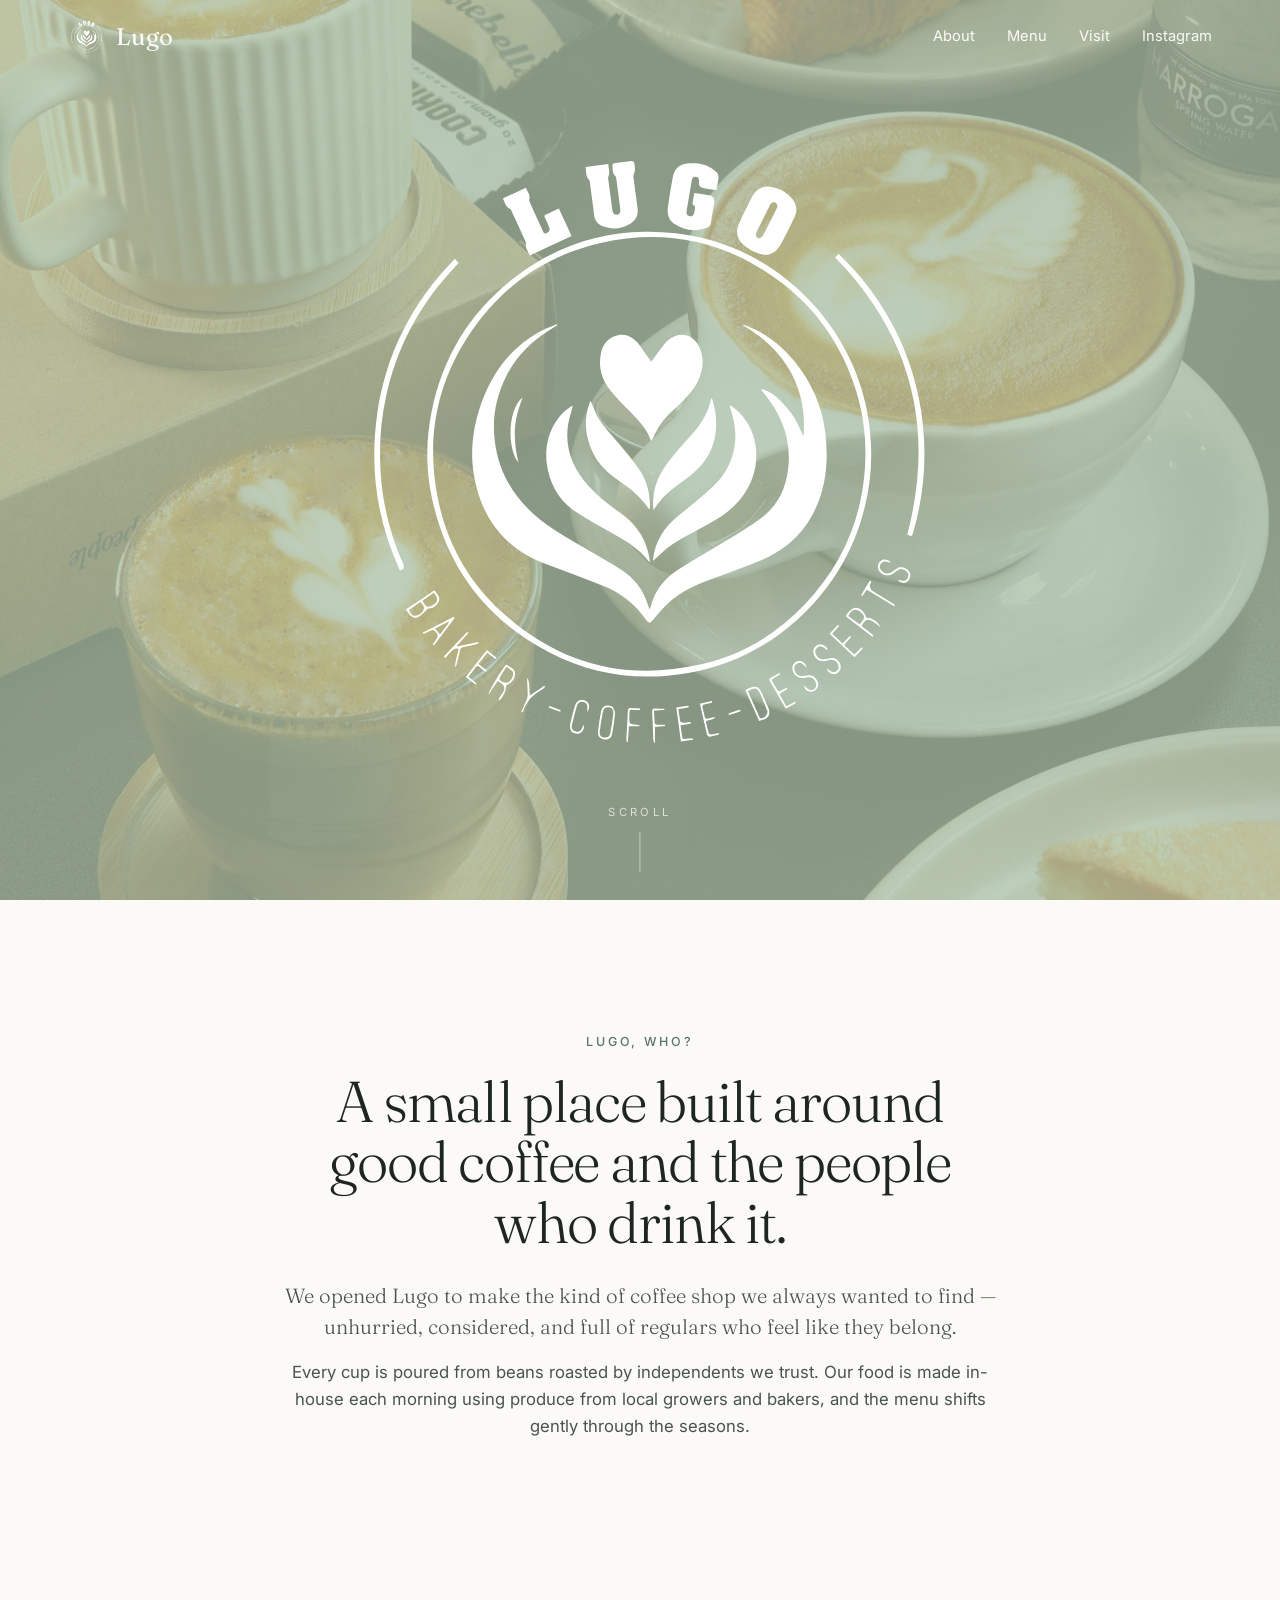
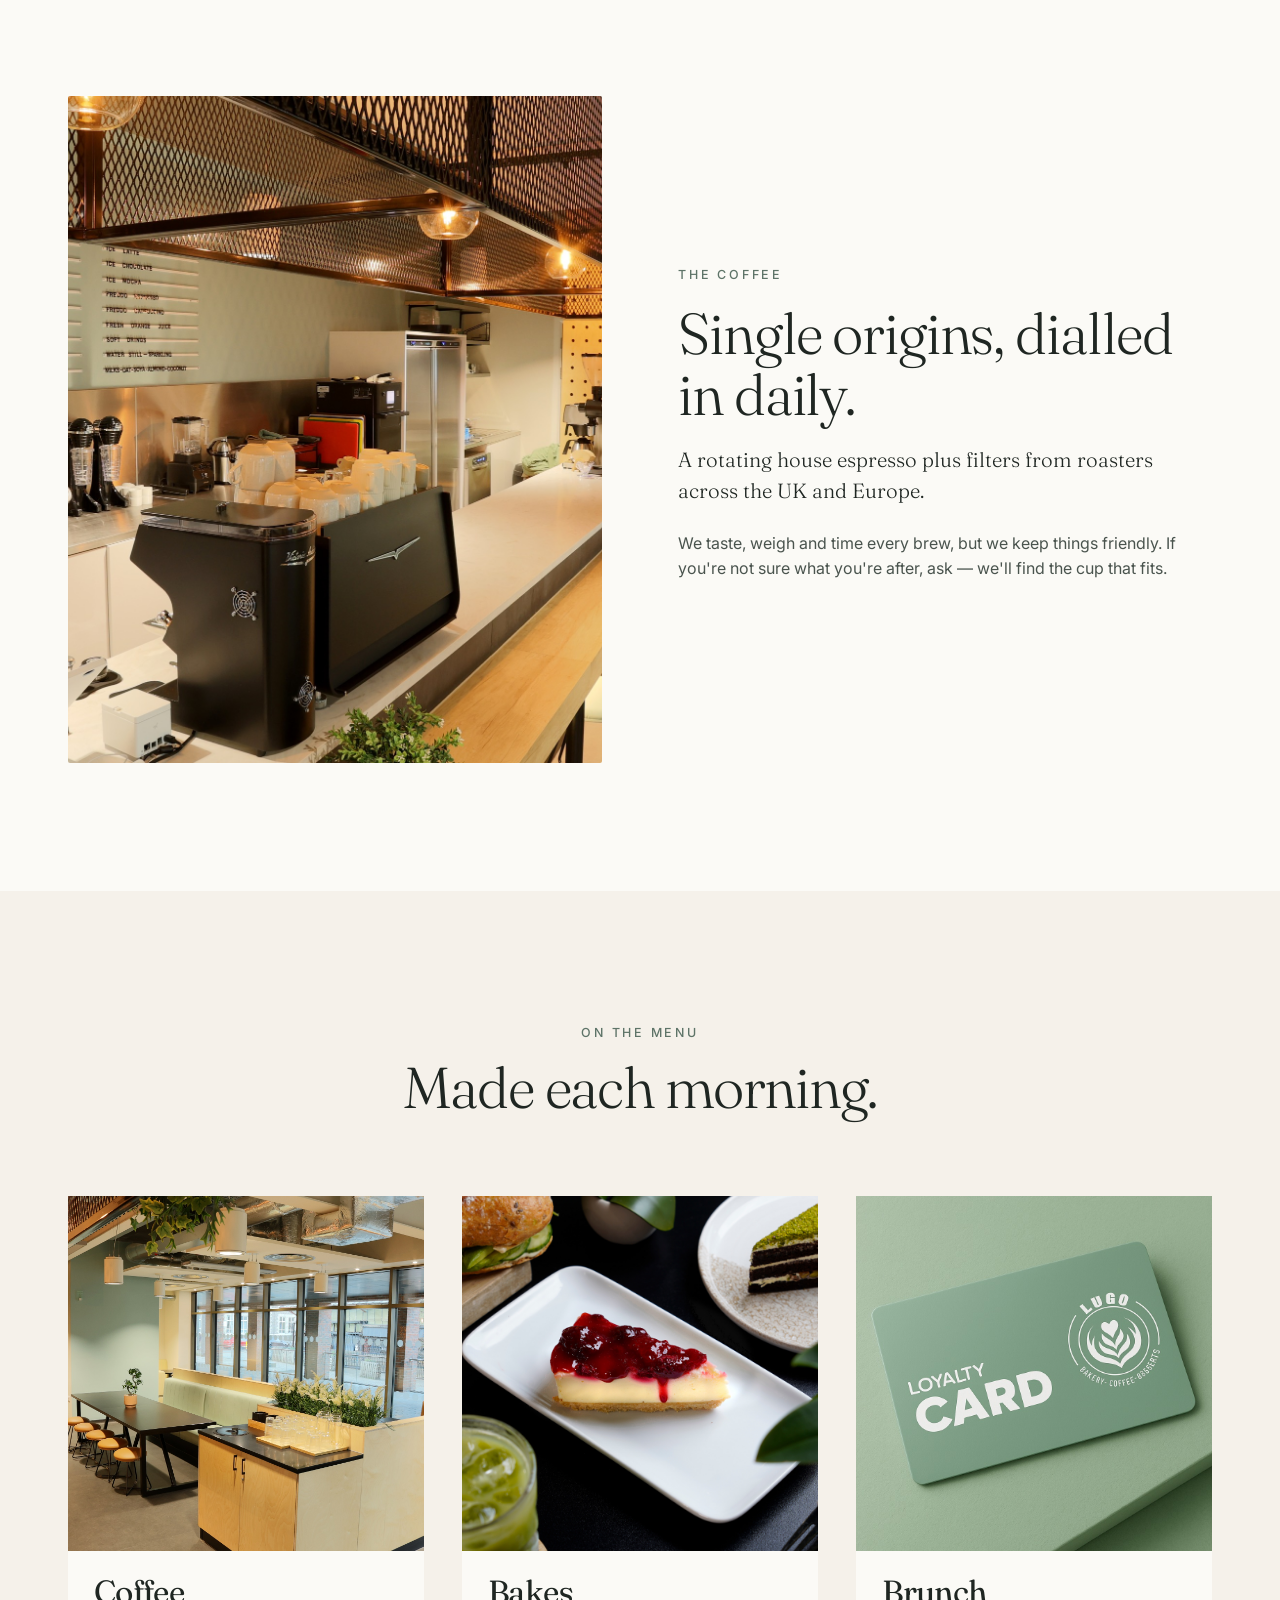
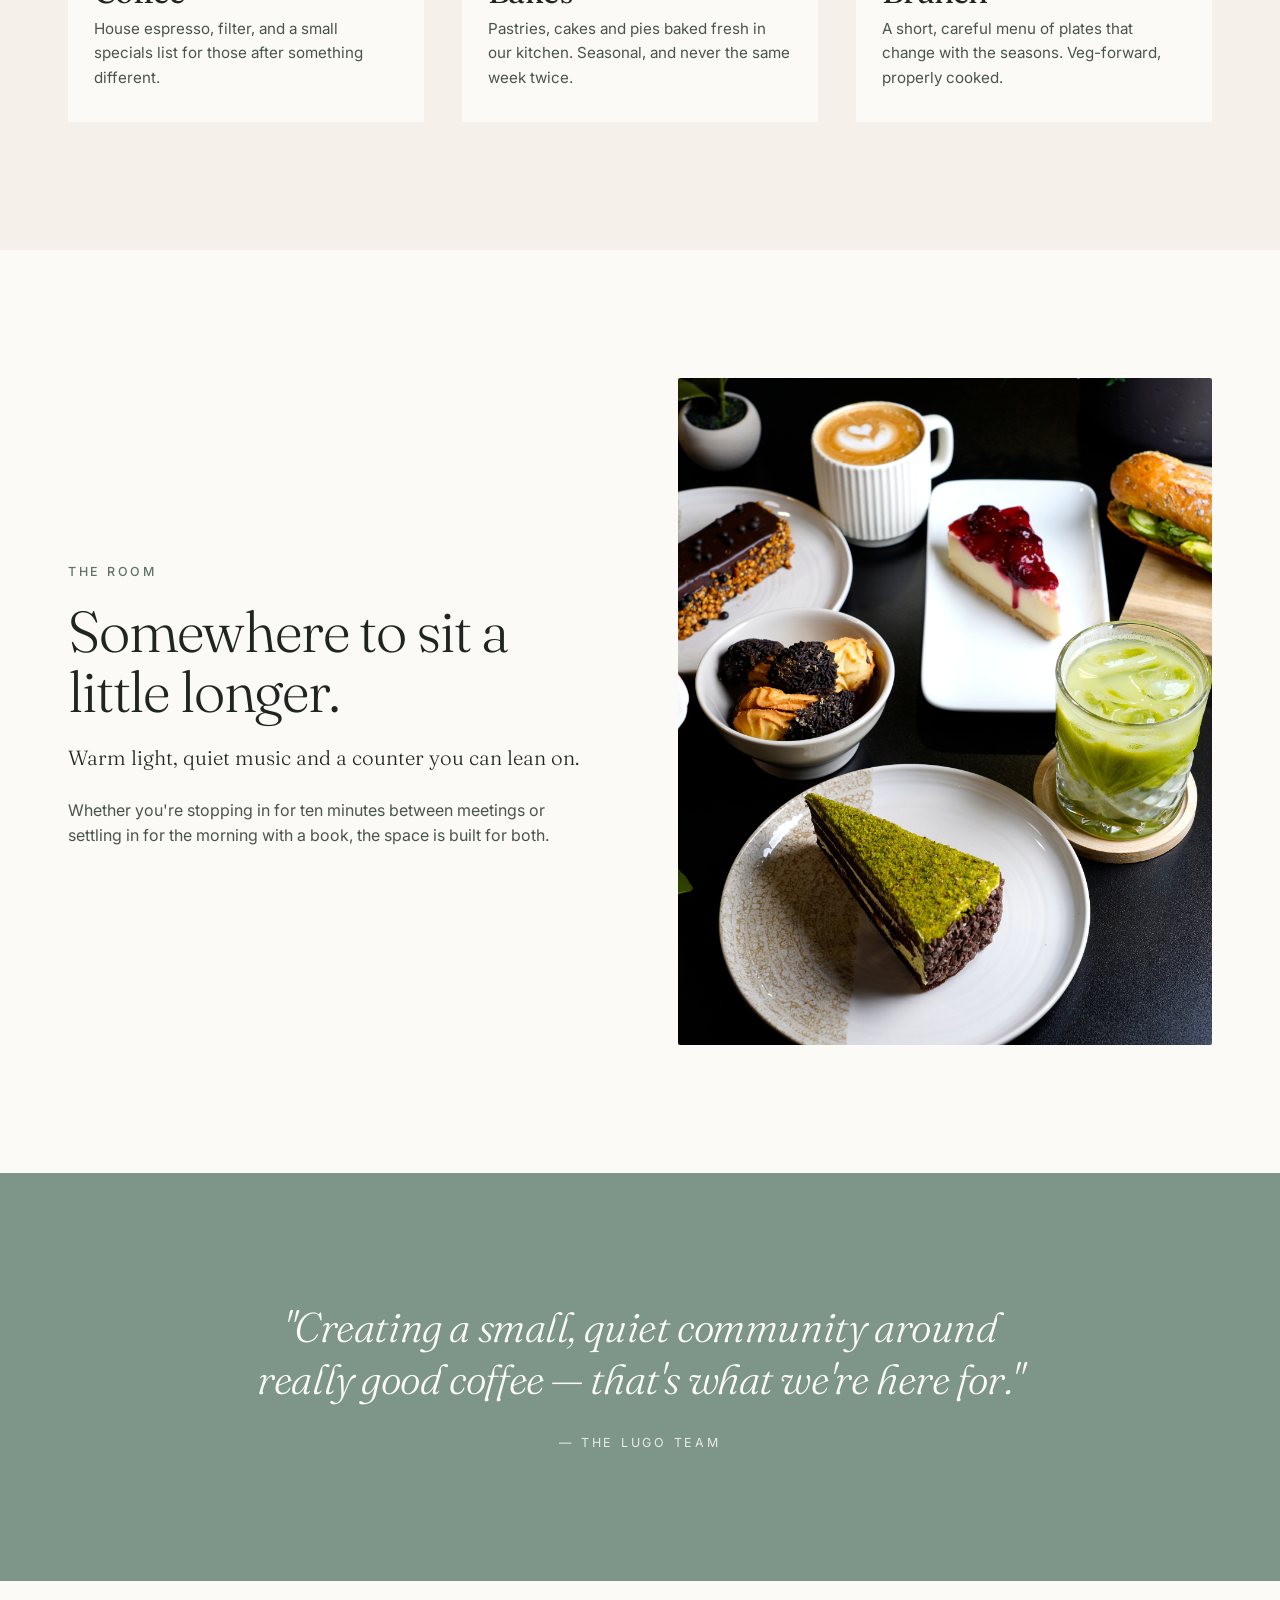
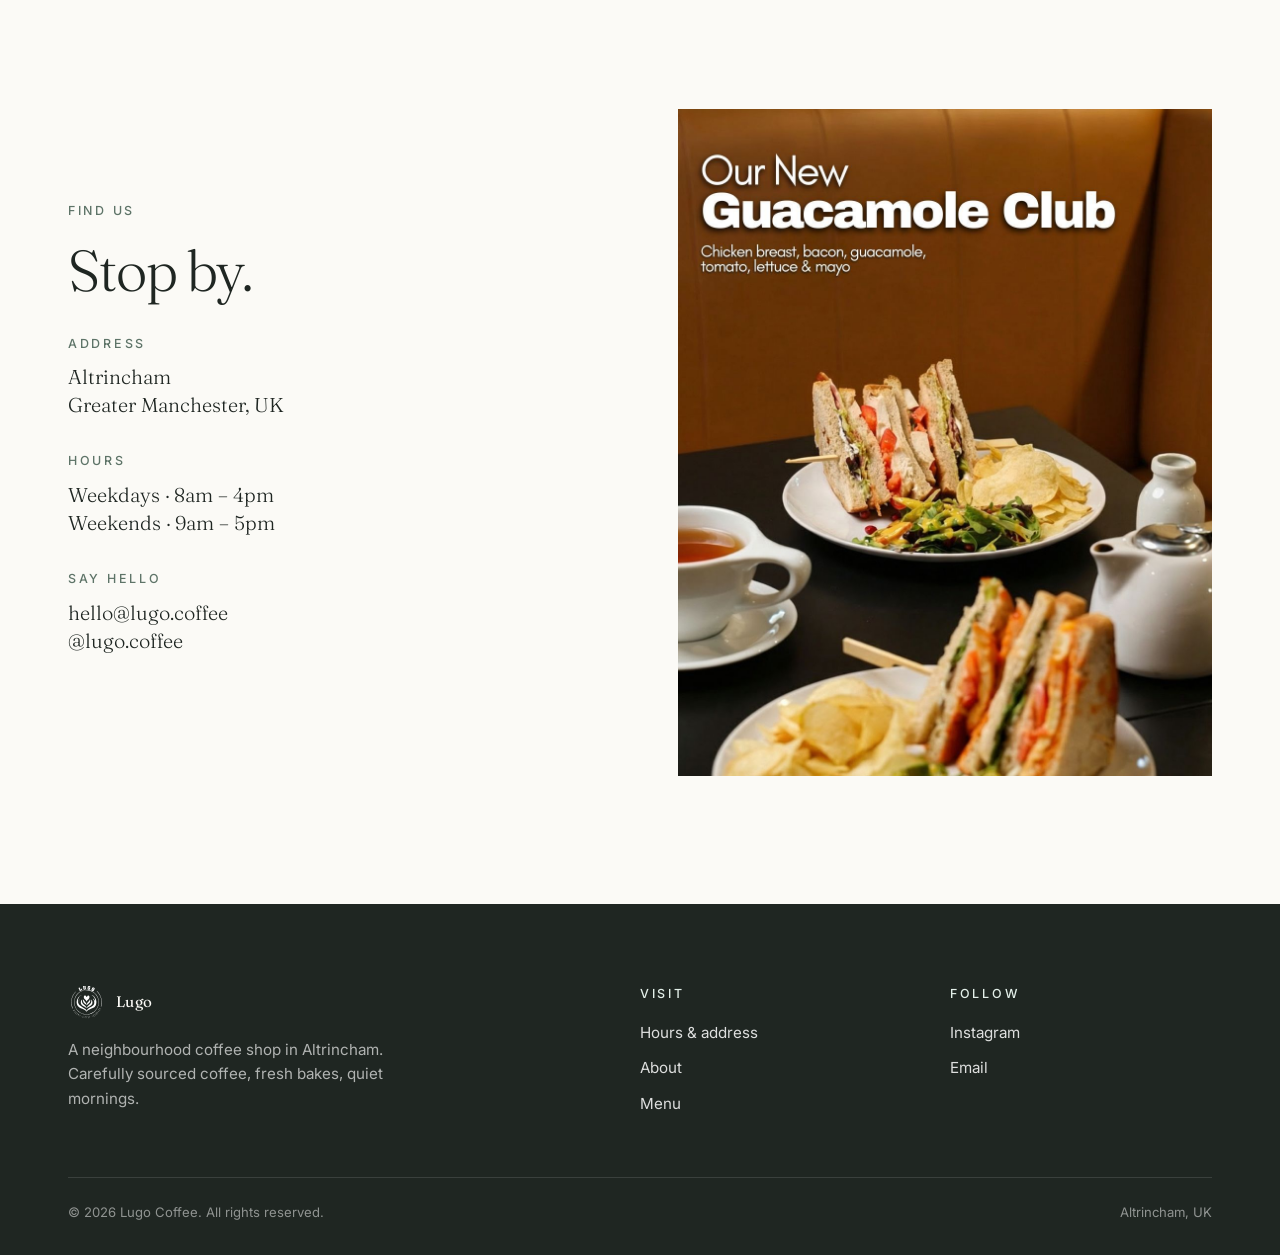
<file: clients/lugo/design1.html>
<!doctype html>
<html lang="en-GB">
<head>
<meta charset="utf-8" />
<meta name="viewport" content="width=device-width, initial-scale=1" />
<title>Lugo — Coffee, Altrincham</title>
<meta name="description" content="Lugo is a neighbourhood coffee shop in Altrincham serving carefully sourced coffee, fresh bakes and seasonal plates." />
<link rel="icon" type="image/svg+xml" href="assets/logo.svg" />
<link rel="preconnect" href="https://fonts.googleapis.com" />
<link rel="preconnect" href="https://fonts.gstatic.com" crossorigin />
<link href="https://fonts.googleapis.com/css2?family=Fraunces:opsz,wght@9..144,300;9..144,400;9..144,500&family=Inter:wght@300;400;500;600&display=swap" rel="stylesheet" />
<style>
  :root {
    --sage:        #7e9689;
    --sage-deep:   #5e7468;
    --sage-soft:   #e3efe9;
    --cream:       #f5f1ea;
    --paper:       #fbfaf6;
    --ink:         #1f2622;
    --ink-soft:    #4a544e;
    --rule:        rgba(31, 38, 34, 0.12);
    --max:         1240px;
    --gutter:      clamp(20px, 4vw, 48px);
  }

  * { box-sizing: border-box; margin: 0; padding: 0; }
  html { scroll-behavior: smooth; }
  body {
    font-family: 'Inter', system-ui, -apple-system, sans-serif;
    font-weight: 400;
    color: var(--ink);
    background: var(--paper);
    line-height: 1.6;
    -webkit-font-smoothing: antialiased;
    -moz-osx-font-smoothing: grayscale;
  }
  img { max-width: 100%; display: block; }
  a { color: inherit; text-decoration: none; }
  button { font: inherit; cursor: pointer; }

  /* Typography ---------------------------------------------------- */
  .display {
    font-family: 'Fraunces', 'Times New Roman', serif;
    font-weight: 300;
    letter-spacing: -0.02em;
    line-height: 1.05;
  }
  h2.display { font-size: clamp(2rem, 4.6vw, 3.6rem); }
  h3.display { font-size: clamp(1.5rem, 2.6vw, 2rem); font-weight: 400; }

  .eyebrow {
    font-size: 0.78rem;
    text-transform: uppercase;
    letter-spacing: 0.22em;
    color: var(--sage-deep);
    font-weight: 500;
  }

  .lede {
    font-family: 'Fraunces', serif;
    font-weight: 300;
    font-size: clamp(1.1rem, 1.6vw, 1.4rem);
    line-height: 1.5;
    color: var(--ink-soft);
  }

  /* Layout -------------------------------------------------------- */
  .wrap {
    max-width: var(--max);
    margin: 0 auto;
    padding-left: var(--gutter);
    padding-right: var(--gutter);
  }

  section { padding: clamp(80px, 10vw, 140px) 0; }

  /* Header -------------------------------------------------------- */
  header.site {
    position: fixed;
    top: 0; left: 0; right: 0;
    z-index: 50;
    padding: 18px 0;
    transition: background 0.3s ease, backdrop-filter 0.3s ease, padding 0.3s ease;
  }
  header.site.scrolled {
    background: rgba(251, 250, 246, 0.92);
    backdrop-filter: saturate(140%) blur(10px);
    -webkit-backdrop-filter: saturate(140%) blur(10px);
    padding: 12px 0;
    border-bottom: 1px solid var(--rule);
  }
  .nav {
    display: flex;
    align-items: center;
    justify-content: space-between;
    gap: 24px;
  }
  .brand {
    display: flex;
    align-items: center;
    gap: 12px;
    font-family: 'Fraunces', serif;
    font-size: 1.5rem;
    letter-spacing: 0.02em;
    color: var(--ink);
  }
  .brand img { width: 36px; height: 36px; }
  header.site:not(.scrolled) .brand,
  header.site:not(.scrolled) .nav a { color: var(--paper); }
  header.site:not(.scrolled) .brand img { filter: brightness(0) invert(1); }

  .nav-links {
    display: flex;
    gap: 32px;
    list-style: none;
    font-size: 0.92rem;
  }
  .nav-links a {
    position: relative;
    padding: 4px 0;
  }
  .nav-links a::after {
    content: '';
    position: absolute;
    left: 0; bottom: 0;
    width: 0; height: 1px;
    background: currentColor;
    transition: width 0.3s ease;
  }
  .nav-links a:hover::after { width: 100%; }

  .menu-toggle { display: none; background: none; border: 0; color: inherit; }
  @media (max-width: 720px) {
    .nav-links { display: none; }
    .menu-toggle { display: block; padding: 8px; }
    .nav-links.open {
      display: flex;
      position: absolute;
      top: 100%;
      left: 0; right: 0;
      flex-direction: column;
      background: var(--paper);
      padding: 20px var(--gutter);
      border-bottom: 1px solid var(--rule);
      gap: 18px;
    }
    .nav-links.open a { color: var(--ink) !important; }
  }

  /* Hero ---------------------------------------------------------- */
  .hero {
    position: relative;
    min-height: 100vh;
    color: var(--paper);
    padding: 0;
    overflow: hidden;
    display: flex;
    align-items: center;
    justify-content: center;
  }
  .hero::before {
    content: '';
    position: absolute; inset: 0;
    background: rgba(172, 192, 167, 0.78);
    z-index: 1;
  }
  .hero img.bg {
    position: absolute; inset: 0;
    width: 100%; height: 100%;
    object-fit: cover;
    z-index: 0;
  }
  .hero-content {
    position: relative;
    z-index: 2;
    display: flex;
    align-items: center;
    justify-content: center;
    width: 100%;
    padding: 0 var(--gutter);
  }
  .hero-logo {
    width: clamp(280px, 55vw, 640px);
    height: auto;
    filter: brightness(0) invert(1);
  }

  .scroll-cue {
    position: absolute;
    left: 50%;
    bottom: 28px;
    transform: translateX(-50%);
    z-index: 2;
    color: rgba(255,255,255,0.7);
    font-size: 0.7rem;
    letter-spacing: 0.3em;
    text-transform: uppercase;
    display: flex;
    flex-direction: column;
    align-items: center;
    gap: 10px;
  }
  .scroll-cue::after {
    content: '';
    width: 1px;
    height: 40px;
    background: rgba(255,255,255,0.5);
    animation: cue 2s ease-in-out infinite;
  }
  @keyframes cue {
    0%, 100% { transform: scaleY(0.4); transform-origin: top; }
    50%      { transform: scaleY(1);   transform-origin: top; }
  }

  /* Intro --------------------------------------------------------- */
  .intro {
    background: var(--paper);
    text-align: center;
  }
  .intro .wrap { max-width: 820px; }
  .intro h2 { margin: 18px 0 28px; }
  .intro .body {
    color: var(--ink-soft);
    font-size: 1.05rem;
  }
  .intro .body p + p { margin-top: 1em; }

  /* Split sections ------------------------------------------------ */
  .split {
    display: grid;
    grid-template-columns: 1fr 1fr;
    gap: clamp(40px, 6vw, 90px);
    align-items: center;
  }
  @media (max-width: 820px) {
    .split { grid-template-columns: 1fr; }
    .split.reverse > div:first-child { order: 2; }
  }
  .split img {
    width: 100%;
    aspect-ratio: 4 / 5;
    object-fit: cover;
    border-radius: 2px;
  }
  .split .text h2 { margin: 18px 0 20px; }
  .split .text p {
    color: var(--ink-soft);
    margin-bottom: 1em;
  }
  .split .text .lede { margin: 18px 0 24px; color: var(--ink); }

  /* Offerings grid ------------------------------------------------ */
  .offerings { background: var(--cream); }
  .offerings .header {
    text-align: center;
    margin-bottom: clamp(48px, 6vw, 80px);
  }
  .offerings .header h2 { margin-top: 14px; }
  .grid-3 {
    display: grid;
    grid-template-columns: repeat(3, 1fr);
    gap: clamp(24px, 3vw, 40px);
  }
  @media (max-width: 820px) {
    .grid-3 { grid-template-columns: 1fr; }
  }
  .card {
    background: var(--paper);
    padding: 0;
    overflow: hidden;
    transition: transform 0.4s ease;
  }
  .card:hover { transform: translateY(-4px); }
  .card .img-wrap {
    aspect-ratio: 1 / 1;
    overflow: hidden;
  }
  .card img {
    width: 100%;
    height: 100%;
    object-fit: cover;
    transition: transform 0.6s ease;
  }
  .card:hover img { transform: scale(1.04); }
  .card .body { padding: 24px 26px 32px; }
  .card h3 { margin-bottom: 8px; }
  .card p { color: var(--ink-soft); font-size: 0.95rem; }

  /* Quote --------------------------------------------------------- */
  .quote {
    background: var(--sage);
    color: var(--paper);
    text-align: center;
  }
  .quote .wrap { max-width: 880px; }
  .quote blockquote {
    font-family: 'Fraunces', serif;
    font-weight: 300;
    font-size: clamp(1.6rem, 3.4vw, 2.6rem);
    line-height: 1.25;
    font-style: italic;
    letter-spacing: -0.01em;
  }
  .quote cite {
    display: block;
    margin-top: 28px;
    font-style: normal;
    font-family: 'Inter', sans-serif;
    font-size: 0.78rem;
    letter-spacing: 0.22em;
    text-transform: uppercase;
    opacity: 0.85;
  }

  /* Visit --------------------------------------------------------- */
  .visit { background: var(--paper); }
  .visit .grid {
    display: grid;
    grid-template-columns: 1fr 1fr;
    gap: clamp(40px, 6vw, 100px);
    align-items: center;
  }
  @media (max-width: 820px) {
    .visit .grid { grid-template-columns: 1fr; }
  }
  .visit h2 { margin: 18px 0 32px; }
  .info-block { margin-bottom: 32px; }
  .info-block h4 {
    font-size: 0.78rem;
    text-transform: uppercase;
    letter-spacing: 0.22em;
    color: var(--sage-deep);
    margin-bottom: 10px;
    font-weight: 500;
  }
  .info-block p {
    font-family: 'Fraunces', serif;
    font-weight: 300;
    font-size: 1.25rem;
    line-height: 1.4;
    color: var(--ink);
  }
  .info-block a:hover { color: var(--sage-deep); }
  .visit img {
    width: 100%;
    aspect-ratio: 4 / 5;
    object-fit: cover;
  }

  /* Footer -------------------------------------------------------- */
  footer.site {
    background: var(--ink);
    color: var(--paper);
    padding: 80px 0 32px;
  }
  .foot-grid {
    display: grid;
    grid-template-columns: 2fr 1fr 1fr;
    gap: 48px;
    margin-bottom: 60px;
  }
  @media (max-width: 720px) {
    .foot-grid { grid-template-columns: 1fr; gap: 32px; }
  }
  footer.site .brand img { filter: brightness(0) invert(1); }
  footer.site .brand { color: var(--paper); }
  footer.site .tag {
    margin-top: 18px;
    color: rgba(255,255,255,0.65);
    max-width: 360px;
    font-size: 0.95rem;
  }
  footer.site h5 {
    font-size: 0.78rem;
    text-transform: uppercase;
    letter-spacing: 0.22em;
    color: var(--sage-soft);
    margin-bottom: 16px;
    font-weight: 500;
  }
  footer.site ul {
    list-style: none;
    display: flex;
    flex-direction: column;
    gap: 10px;
  }
  footer.site a { color: rgba(255,255,255,0.85); font-size: 0.95rem; }
  footer.site a:hover { color: var(--paper); }
  .copy {
    border-top: 1px solid rgba(255,255,255,0.12);
    padding-top: 24px;
    display: flex;
    justify-content: space-between;
    flex-wrap: wrap;
    gap: 12px;
    font-size: 0.82rem;
    color: rgba(255,255,255,0.5);
  }

  /* Reveal on scroll ---------------------------------------------- */
  .reveal {
    opacity: 0;
    transform: translateY(24px);
    transition: opacity 0.9s ease, transform 0.9s ease;
  }
  .reveal.in {
    opacity: 1;
    transform: none;
  }
</style>
</head>
<body>

<header class="site" id="siteHeader">
  <div class="wrap nav">
    <a href="#top" class="brand" aria-label="Lugo home">
      <img src="assets/logo.svg" alt="" />
      <span>Lugo</span>
    </a>
    <button class="menu-toggle" aria-label="Toggle menu" aria-expanded="false" id="menuBtn">
      <svg width="24" height="24" viewBox="0 0 24 24" fill="none" stroke="currentColor" stroke-width="1.5">
        <path d="M3 7h18M3 12h18M3 17h18" stroke-linecap="round" />
      </svg>
    </button>
    <ul class="nav-links" id="navLinks">
      <li><a href="#about">About</a></li>
      <li><a href="#offerings">Menu</a></li>
      <li><a href="#visit">Visit</a></li>
      <li><a href="https://www.instagram.com/" target="_blank" rel="noopener">Instagram</a></li>
    </ul>
  </div>
</header>

<a id="top"></a>

<!-- HERO -->
<section class="hero">
  <img class="bg" src="images/540327767_122152750010790843_5871362199647316872_n.jpg" alt="" />
  <div class="hero-content">
    <img class="hero-logo" src="assets/logo.svg" alt="Lugo" />
  </div>
  <span class="scroll-cue">Scroll</span>
</section>

<!-- INTRO -->
<section class="intro" id="about">
  <div class="wrap reveal">
    <span class="eyebrow">Lugo, who?</span>
    <h2 class="display">A small place built around good coffee and the people who drink it.</h2>
    <div class="body">
      <p class="lede">We opened Lugo to make the kind of coffee shop we always wanted to find — unhurried, considered, and full of regulars who feel like they belong.</p>
      <p>Every cup is poured from beans roasted by independents we trust. Our food is made in-house each morning using produce from local growers and bakers, and the menu shifts gently through the seasons.</p>
    </div>
  </div>
</section>

<!-- SPLIT 1: COFFEE -->
<section>
  <div class="wrap split reveal">
    <div>
      <img src="images/487486818_122118943574790843_5374696814648542492_n.jpg" alt="A pour over coffee being prepared" />
    </div>
    <div class="text">
      <span class="eyebrow">The coffee</span>
      <h2 class="display">Single origins, dialled in daily.</h2>
      <p class="lede">A rotating house espresso plus filters from roasters across the UK and Europe.</p>
      <p>We taste, weigh and time every brew, but we keep things friendly. If you're not sure what you're after, ask — we'll find the cup that fits.</p>
    </div>
  </div>
</section>

<!-- OFFERINGS -->
<section class="offerings" id="offerings">
  <div class="wrap">
    <div class="header reveal">
      <span class="eyebrow">On the menu</span>
      <h2 class="display">Made each morning.</h2>
    </div>
    <div class="grid-3">
      <article class="card reveal">
        <div class="img-wrap"><img src="images/487505046_122118943646790843_6171120188053150695_n.jpg" alt="" /></div>
        <div class="body">
          <h3 class="display">Coffee</h3>
          <p>House espresso, filter, and a small specials list for those after something different.</p>
        </div>
      </article>
      <article class="card reveal">
        <div class="img-wrap"><img src="images/536106106_122150595974790843_8509739698126024699_n.jpg" alt="" /></div>
        <div class="body">
          <h3 class="display">Bakes</h3>
          <p>Pastries, cakes and pies baked fresh in our kitchen. Seasonal, and never the same week twice.</p>
        </div>
      </article>
      <article class="card reveal">
        <div class="img-wrap"><img src="images/505165994_122136997934790843_748070530417958450_n.jpg" alt="" /></div>
        <div class="body">
          <h3 class="display">Brunch</h3>
          <p>A short, careful menu of plates that change with the seasons. Veg-forward, properly cooked.</p>
        </div>
      </article>
    </div>
  </div>
</section>

<!-- SPLIT 2: COMMUNITY -->
<section>
  <div class="wrap split reverse reveal">
    <div class="text">
      <span class="eyebrow">The room</span>
      <h2 class="display">Somewhere to sit a little longer.</h2>
      <p class="lede">Warm light, quiet music and a counter you can lean on.</p>
      <p>Whether you're stopping in for ten minutes between meetings or settling in for the morning with a book, the space is built for both.</p>
    </div>
    <div>
      <img src="images/534411730_122150019236790843_6013541455202831100_n.jpg" alt="Inside Lugo" />
    </div>
  </div>
</section>

<!-- QUOTE -->
<section class="quote">
  <div class="wrap reveal">
    <blockquote>"Creating a small, quiet community around really good coffee — that's what we're here for."</blockquote>
    <cite>— The Lugo team</cite>
  </div>
</section>

<!-- VISIT -->
<section class="visit" id="visit">
  <div class="wrap grid">
    <div class="reveal">
      <span class="eyebrow">Find us</span>
      <h2 class="display">Stop by.</h2>

      <div class="info-block">
        <h4>Address</h4>
        <p>Altrincham<br />Greater Manchester, UK</p>
      </div>

      <div class="info-block">
        <h4>Hours</h4>
        <p>Weekdays · 8am – 4pm<br />Weekends · 9am – 5pm</p>
      </div>

      <div class="info-block">
        <h4>Say hello</h4>
        <p>
          <a href="mailto:hello@lugo.coffee">hello@lugo.coffee</a><br />
          <a href="https://www.instagram.com/" target="_blank" rel="noopener">@lugo.coffee</a>
        </p>
      </div>
    </div>
    <div class="reveal">
      <img src="images/602991100_122168126648790843_6923641066276957987_n.jpg" alt="The shop front" />
    </div>
  </div>
</section>

<!-- FOOTER -->
<footer class="site">
  <div class="wrap">
    <div class="foot-grid">
      <div>
        <a href="#top" class="brand" aria-label="Lugo home">
          <img src="assets/logo.svg" alt="" />
          <span>Lugo</span>
        </a>
        <p class="tag">A neighbourhood coffee shop in Altrincham. Carefully sourced coffee, fresh bakes, quiet mornings.</p>
      </div>
      <div>
        <h5>Visit</h5>
        <ul>
          <li><a href="#visit">Hours &amp; address</a></li>
          <li><a href="#about">About</a></li>
          <li><a href="#offerings">Menu</a></li>
        </ul>
      </div>
      <div>
        <h5>Follow</h5>
        <ul>
          <li><a href="https://www.instagram.com/" target="_blank" rel="noopener">Instagram</a></li>
          <li><a href="mailto:hello@lugo.coffee">Email</a></li>
        </ul>
      </div>
    </div>
    <div class="copy">
      <span>© <span id="year"></span> Lugo Coffee. All rights reserved.</span>
      <span>Altrincham, UK</span>
    </div>
  </div>
</footer>

<script>
  // Header background on scroll
  const header = document.getElementById('siteHeader');
  const onScroll = () => {
    header.classList.toggle('scrolled', window.scrollY > 40);
  };
  document.addEventListener('scroll', onScroll, { passive: true });
  onScroll();

  // Mobile nav
  const menuBtn = document.getElementById('menuBtn');
  const navLinks = document.getElementById('navLinks');
  menuBtn.addEventListener('click', () => {
    const open = navLinks.classList.toggle('open');
    menuBtn.setAttribute('aria-expanded', String(open));
  });
  navLinks.querySelectorAll('a').forEach(a => {
    a.addEventListener('click', () => {
      navLinks.classList.remove('open');
      menuBtn.setAttribute('aria-expanded', 'false');
    });
  });

  // Reveal on scroll
  const io = new IntersectionObserver((entries) => {
    entries.forEach(entry => {
      if (entry.isIntersecting) {
        entry.target.classList.add('in');
        io.unobserve(entry.target);
      }
    });
  }, { threshold: 0.12, rootMargin: '0px 0px -40px 0px' });
  document.querySelectorAll('.reveal').forEach(el => io.observe(el));

  // Year
  document.getElementById('year').textContent = new Date().getFullYear();
</script>

</body>
</html>
</file>
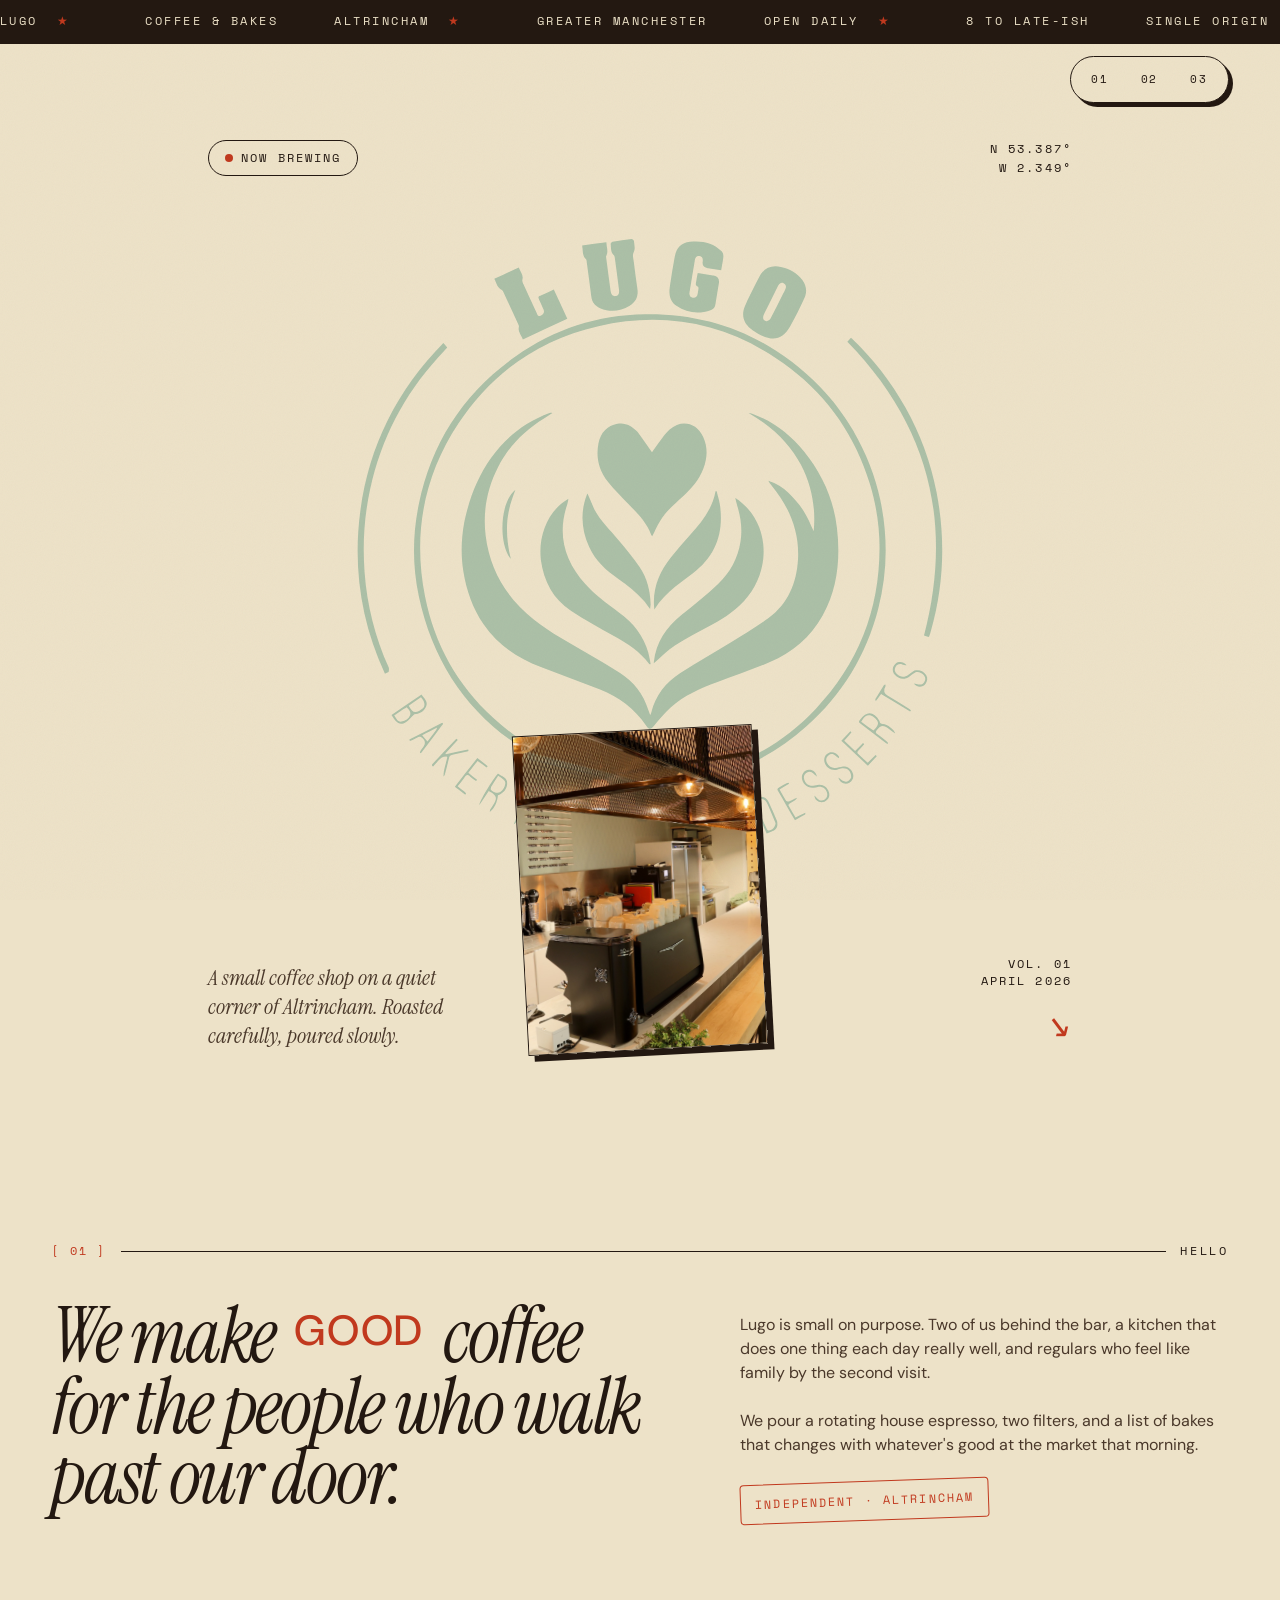
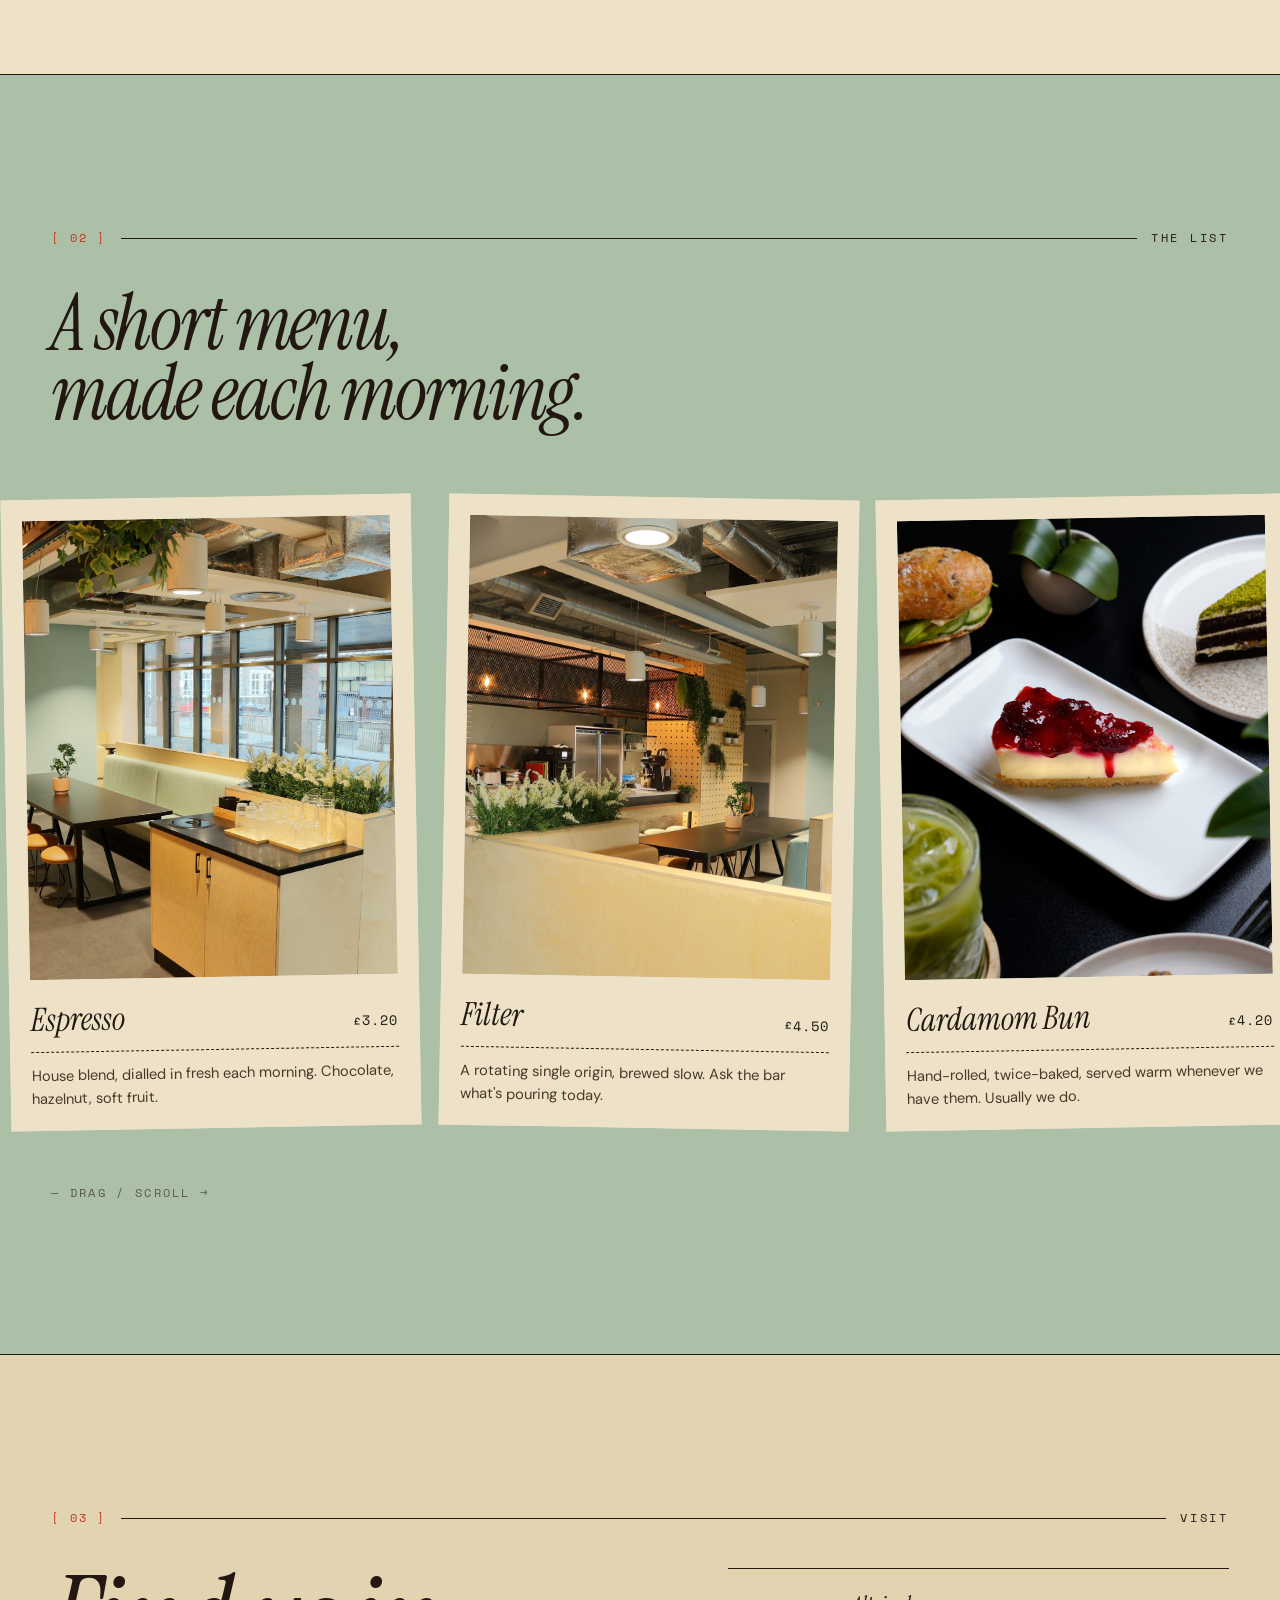
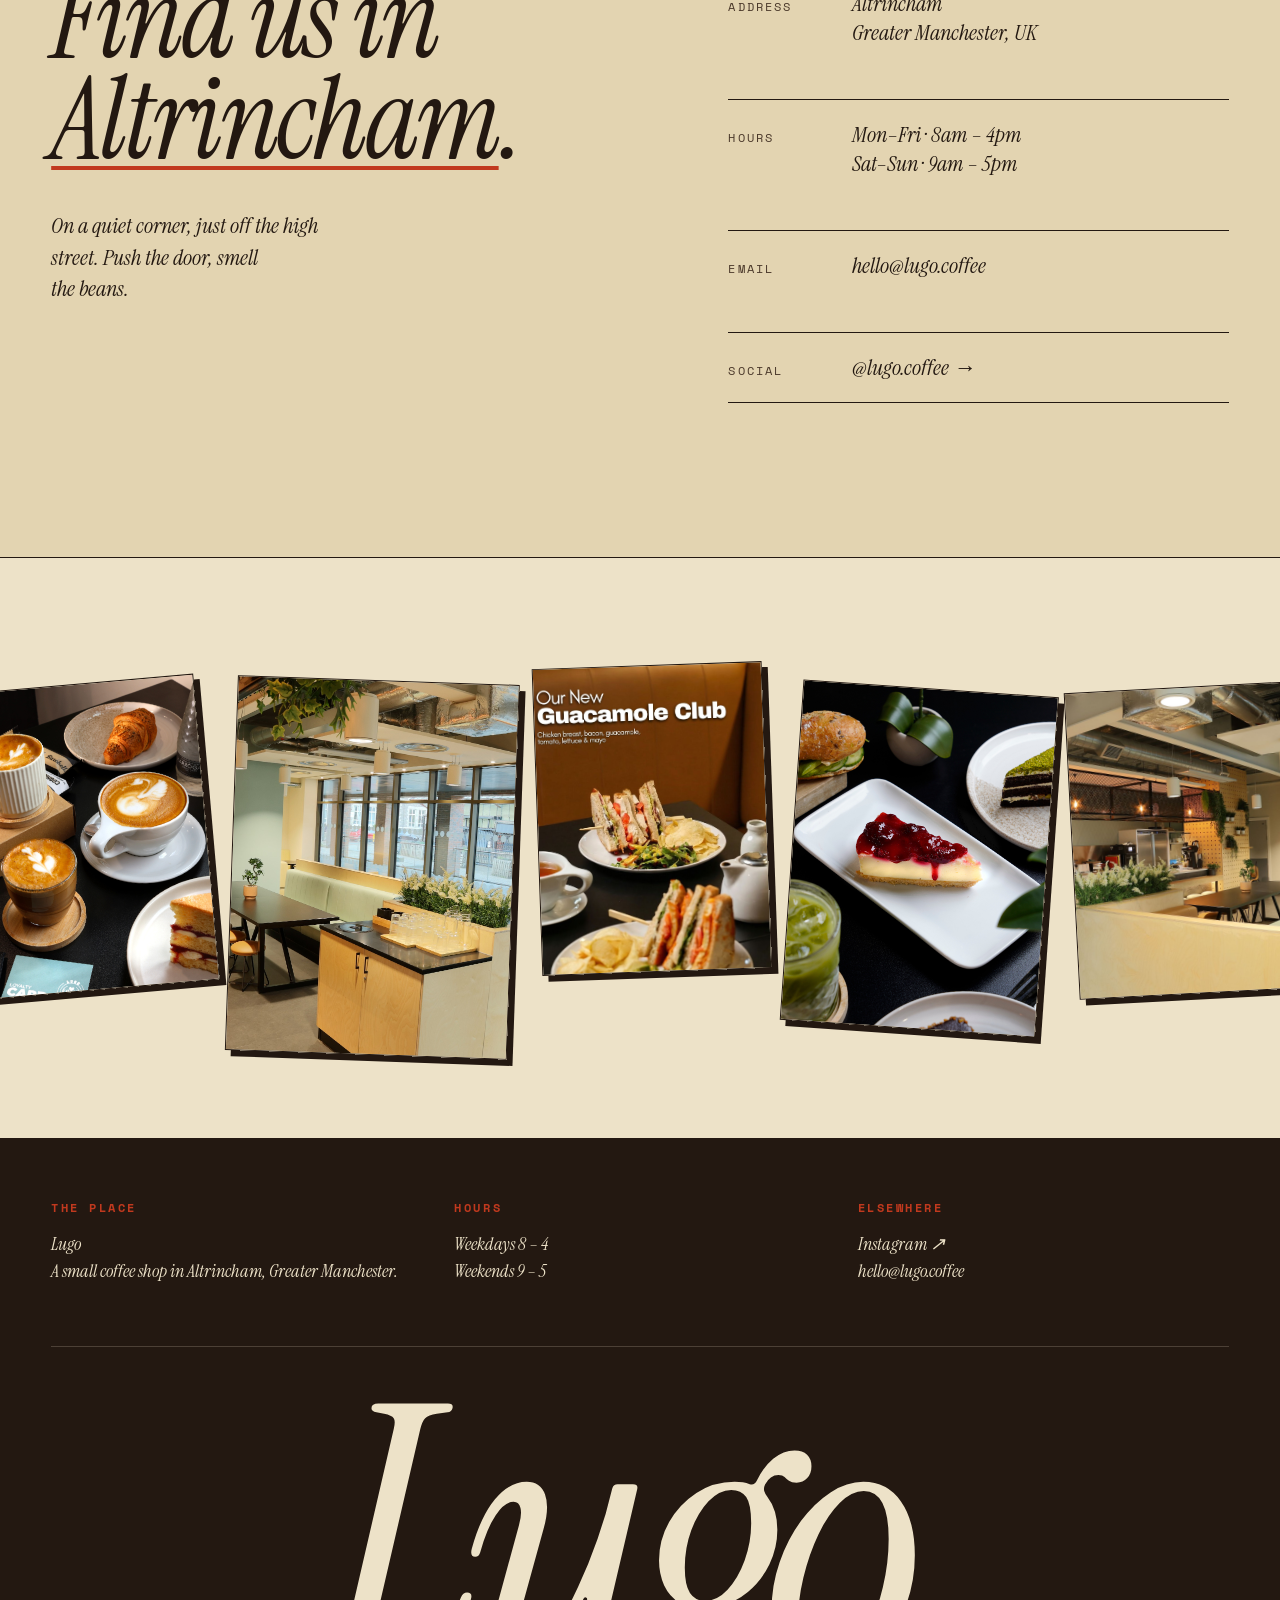
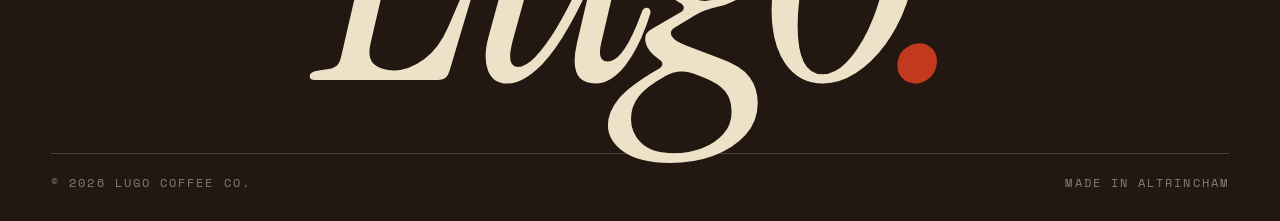
<file: clients/lugo/design2.html>
<!doctype html>
<html lang="en-GB">
<head>
<meta charset="utf-8" />
<meta name="viewport" content="width=device-width, initial-scale=1" />
<title>Lugo / Coffee / Altrincham</title>
<meta name="description" content="Lugo. A coffee shop in Altrincham." />
<link rel="icon" type="image/svg+xml" href="assets/logo.svg" />
<link rel="preconnect" href="https://fonts.googleapis.com" />
<link rel="preconnect" href="https://fonts.gstatic.com" crossorigin />
<link href="https://fonts.googleapis.com/css2?family=Instrument+Serif:ital@0;1&family=Space+Mono:ital,wght@0,400;0,700;1,400&family=DM+Sans:wght@400;500&display=swap" rel="stylesheet" />
<style>
  :root {
    --bg:        #ede2c8;
    --bg-soft:   #e3d4b1;
    --ink:       #231811;
    --ink-soft:  #4a382a;
    --accent:    #c1391e;
    --olive:     #5e6a3a;
    --line:      #231811;
    --gutter:    clamp(20px, 4vw, 60px);
  }

  * { box-sizing: border-box; margin: 0; padding: 0; }
  html { scroll-behavior: smooth; }
  body {
    font-family: 'DM Sans', system-ui, -apple-system, sans-serif;
    background: var(--bg);
    color: var(--ink);
    line-height: 1.5;
    overflow-x: hidden;
    -webkit-font-smoothing: antialiased;
    -moz-osx-font-smoothing: grayscale;
  }
  img { max-width: 100%; display: block; }
  a { color: inherit; text-decoration: none; }

  /* Subtle noise/grain layer over the page */
  body::before {
    content: '';
    position: fixed; inset: 0;
    pointer-events: none;
    z-index: 200;
    background-image: url("data:image/svg+xml;utf8,<svg xmlns='http://www.w3.org/2000/svg' width='180' height='180'><filter id='n'><feTurbulence type='fractalNoise' baseFrequency='0.9' numOctaves='2' stitchTiles='stitch'/></filter><rect width='180' height='180' filter='url(%23n)' opacity='0.5'/></svg>");
    opacity: 0.08;
    mix-blend-mode: multiply;
  }

  .display {
    font-family: 'Instrument Serif', 'Times New Roman', serif;
    font-weight: 400;
    font-style: italic;
    line-height: 0.92;
    letter-spacing: -0.03em;
  }

  .mono {
    font-family: 'Space Mono', 'IBM Plex Mono', monospace;
    text-transform: uppercase;
    letter-spacing: 0.18em;
    font-size: 0.74rem;
  }

  .wrap {
    max-width: 1440px;
    margin: 0 auto;
    padding: 0 var(--gutter);
  }

  /* ========================================================
     TICKER (top)
     ======================================================== */
  .ticker {
    position: fixed;
    top: 0; left: 0; right: 0;
    z-index: 100;
    background: var(--ink);
    color: var(--bg);
    padding: 12px 0;
    border-bottom: 1.5px solid var(--ink);
    overflow: hidden;
  }
  .ticker-inner {
    display: flex;
    white-space: nowrap;
    animation: ticker 38s linear infinite;
    will-change: transform;
  }
  .ticker-inner span {
    font-family: 'Space Mono', monospace;
    text-transform: uppercase;
    letter-spacing: 0.2em;
    font-size: 0.78rem;
    padding-right: 56px;
    flex: 0 0 auto;
  }
  .ticker-inner .star { color: var(--accent); }
  @keyframes ticker {
    from { transform: translateX(0); }
    to   { transform: translateX(-50%); }
  }

  /* ========================================================
     CORNER NAV (top-right pill)
     ======================================================== */
  .corner-nav {
    position: fixed;
    top: 56px;
    right: var(--gutter);
    z-index: 90;
    display: flex;
    gap: 4px;
    background: var(--bg);
    border: 1.5px solid var(--ink);
    border-radius: 999px;
    padding: 6px;
    box-shadow: 4px 4px 0 var(--ink);
  }
  .corner-nav a {
    font-family: 'Space Mono', monospace;
    font-size: 0.7rem;
    letter-spacing: 0.16em;
    text-transform: uppercase;
    padding: 8px 14px;
    border-radius: 999px;
    transition: background 0.2s ease, color 0.2s ease;
  }
  .corner-nav a:hover {
    background: var(--ink);
    color: var(--bg);
  }
  @media (max-width: 720px) {
    .corner-nav { top: 50px; right: 16px; padding: 4px; }
    .corner-nav a { padding: 6px 10px; font-size: 0.62rem; }
  }

  /* ========================================================
     HERO
     ======================================================== */
  .hero {
    position: relative;
    padding: 140px 0 clamp(20px, 3vw, 40px);
    min-height: 100vh;
    display: flex;
    flex-direction: column;
    justify-content: center;
  }
  .hero-meta {
    display: flex;
    justify-content: space-between;
    align-items: flex-start;
    margin-bottom: 24px;
    gap: 24px;
  }
  .hero-meta .badge {
    border: 1.5px solid var(--ink);
    border-radius: 999px;
    padding: 8px 16px;
    display: inline-flex;
    align-items: center;
    gap: 8px;
  }
  .hero-meta .badge::before {
    content: '';
    width: 8px; height: 8px;
    background: var(--accent);
    border-radius: 50%;
    box-shadow: 0 0 0 0 rgba(193, 57, 30, 0.6);
    animation: pulse 2s infinite;
  }
  @keyframes pulse {
    0%   { box-shadow: 0 0 0 0 rgba(193,57,30,0.6); }
    70%  { box-shadow: 0 0 0 10px rgba(193,57,30,0); }
    100% { box-shadow: 0 0 0 0 rgba(193,57,30,0); }
  }

  .hero .hero-logo-mark {
    display: block;
    margin: 20px auto;
    width: clamp(280px, 56vw, 680px);
    height: auto;
    color: #ACC0A7;
  }
  .hero .hero-logo-mark path { fill: currentColor; }

  .hero-foot {
    display: grid;
    grid-template-columns: 1fr auto 1fr;
    align-items: end;
    gap: 32px;
    margin-top: clamp(-180px, -14vw, -70px);
    position: relative;
    z-index: 2;
  }
  .hero-foot .left {
    max-width: 280px;
    font-family: 'Instrument Serif', serif;
    font-style: italic;
    font-size: 1.4rem;
    line-height: 1.3;
    color: var(--ink-soft);
  }
  .hero-foot .photo {
    width: clamp(160px, 22vw, 240px);
    aspect-ratio: 3 / 4;
    overflow: hidden;
    border: 1.5px solid var(--ink);
    transform: rotate(-3deg);
    box-shadow: 6px 6px 0 var(--ink);
    transition: transform 0.6s ease;
  }
  .hero-foot .photo:hover { transform: rotate(0); }
  .hero-foot .photo img {
    width: 100%; height: 100%;
    object-fit: cover;
  }
  .hero-foot .right {
    text-align: right;
    align-self: end;
  }
  .hero-foot .right .arrow {
    font-family: 'Instrument Serif', serif;
    font-style: italic;
    font-size: 2rem;
    color: var(--accent);
    display: block;
    margin-top: 12px;
  }
  @media (max-width: 720px) {
    .hero-foot {
      grid-template-columns: 1fr;
      gap: 24px;
      text-align: left;
      margin-top: 24px;
    }
    .hero-foot .photo { justify-self: center; }
    .hero-foot .right { text-align: left; }
  }

  /* ========================================================
     SECTION CHROME
     ======================================================== */
  section { padding: clamp(80px, 12vw, 160px) 0; position: relative; }
  section + section { border-top: 1.5px solid var(--ink); }

  .section-no {
    display: flex;
    align-items: center;
    gap: 14px;
    margin-bottom: 40px;
  }
  .section-no .num {
    font-family: 'Space Mono', monospace;
    font-size: 0.78rem;
    letter-spacing: 0.18em;
    color: var(--accent);
  }
  .section-no .line {
    flex: 1;
    height: 1px;
    background: var(--ink);
  }
  .section-no .label {
    font-family: 'Space Mono', monospace;
    text-transform: uppercase;
    letter-spacing: 0.22em;
    font-size: 0.78rem;
  }

  /* ========================================================
     01 — HELLO
     ======================================================== */
  .hello {
    background: var(--bg);
  }
  .hello-grid {
    display: grid;
    grid-template-columns: 5fr 4fr;
    gap: clamp(40px, 6vw, 80px);
    align-items: start;
  }
  @media (max-width: 820px) {
    .hello-grid { grid-template-columns: 1fr; }
  }
  .hello h2 {
    font-size: clamp(2.4rem, 6vw, 5rem);
  }
  .hello h2 .alt {
    font-style: normal;
    font-family: 'DM Sans', sans-serif;
    font-weight: 500;
    text-transform: uppercase;
    letter-spacing: 0.04em;
    font-size: 0.55em;
    color: var(--accent);
    display: inline-block;
    transform: translateY(-0.4em);
    margin: 0 0.2em;
  }
  .hello-side {
    display: flex;
    flex-direction: column;
    gap: 24px;
    padding-top: 12px;
  }
  .hello-side p {
    color: var(--ink-soft);
    font-size: 1rem;
  }
  .hello-side .stamp {
    align-self: flex-start;
    border: 1.5px solid var(--accent);
    color: var(--accent);
    padding: 10px 14px;
    border-radius: 4px;
    transform: rotate(-2deg);
  }

  /* ========================================================
     02 — THE LIST  (horizontal scroller)
     ======================================================== */
  .list {
    background: #ACC0A7;
    color: var(--ink);
    overflow: hidden;
  }
  .list .section-no .label { color: var(--ink); }
  .list .section-no .line { background: var(--ink); }
  .list .section-no .num { color: var(--accent); }

  .list h2 {
    font-size: clamp(2.4rem, 6vw, 5rem);
    color: var(--ink);
    max-width: 16ch;
    margin-bottom: 60px;
  }

  .scroller {
    display: flex;
    gap: 28px;
    overflow-x: auto;
    overflow-y: hidden;
    scroll-snap-type: x mandatory;
    padding: 8px var(--gutter) 40px;
    margin: 0 calc(var(--gutter) * -1);
    scrollbar-width: thin;
    scrollbar-color: var(--ink) transparent;
  }
  .scroller::-webkit-scrollbar { height: 8px; }
  .scroller::-webkit-scrollbar-thumb { background: var(--ink); }
  .scroller::-webkit-scrollbar-track { background: transparent; }

  .item {
    flex: 0 0 clamp(280px, 32vw, 420px);
    scroll-snap-align: start;
    background: var(--bg);
    color: var(--ink);
    padding: 20px;
    border: 1.5px solid var(--bg);
    transition: transform 0.4s ease;
    display: flex;
    flex-direction: column;
  }
  .item:nth-child(odd)  { transform: rotate(-1deg); }
  .item:nth-child(even) { transform: rotate(1deg); }
  .item:hover {
    transform: rotate(0) translateY(-6px);
    box-shadow: 8px 8px 0 var(--accent);
  }
  .item .img {
    aspect-ratio: 4 / 5;
    overflow: hidden;
    margin-bottom: 16px;
  }
  .item .img img {
    width: 100%; height: 100%;
    object-fit: cover;
  }
  .item .row {
    display: flex;
    justify-content: space-between;
    align-items: baseline;
    border-bottom: 1px dashed var(--ink);
    padding-bottom: 8px;
    margin-bottom: 12px;
  }
  .item h3 {
    font-family: 'Instrument Serif', serif;
    font-style: italic;
    font-weight: 400;
    font-size: 2rem;
  }
  .item .price {
    font-family: 'Space Mono', monospace;
    font-size: 0.85rem;
  }
  .item p {
    color: var(--ink-soft);
    font-size: 0.92rem;
  }

  .scroll-hint {
    margin-top: 16px;
    font-family: 'Space Mono', monospace;
    font-size: 0.72rem;
    letter-spacing: 0.2em;
    text-transform: uppercase;
    color: var(--ink);
    opacity: 0.6;
  }

  /* ========================================================
     03 — VISIT
     ======================================================== */
  .visit { background: var(--bg-soft); }
  .visit-grid {
    display: grid;
    grid-template-columns: 1.2fr 1fr;
    gap: clamp(40px, 6vw, 100px);
    align-items: start;
  }
  @media (max-width: 820px) {
    .visit-grid { grid-template-columns: 1fr; }
  }
  .visit h2 {
    font-size: clamp(3rem, 9vw, 8rem);
    line-height: 0.88;
    margin-bottom: 40px;
  }
  .visit h2 .underline {
    text-decoration: underline;
    text-decoration-color: var(--accent);
    text-decoration-thickness: 4px;
    text-underline-offset: 8px;
  }
  .info {
    display: grid;
    gap: 32px;
  }
  .info dl {
    display: grid;
    grid-template-columns: 100px 1fr;
    gap: 16px 24px;
    align-items: baseline;
    padding: 20px 0;
    border-top: 1px solid var(--ink);
  }
  .info dl:last-child { border-bottom: 1px solid var(--ink); }
  .info dt {
    font-family: 'Space Mono', monospace;
    font-size: 0.74rem;
    letter-spacing: 0.18em;
    text-transform: uppercase;
    color: var(--ink-soft);
  }
  .info dd {
    font-family: 'Instrument Serif', serif;
    font-style: italic;
    font-size: 1.4rem;
    line-height: 1.3;
  }
  .info dd a:hover { color: var(--accent); }

  /* ========================================================
     COLLAGE STRIP
     ======================================================== */
  .collage {
    padding: clamp(60px, 8vw, 120px) 0;
    overflow: hidden;
    background: var(--bg);
    border-top: 1.5px solid var(--ink);
    border-bottom: 1.5px solid var(--ink);
  }
  .collage-row {
    display: flex;
    gap: 24px;
    align-items: center;
    justify-content: center;
    flex-wrap: nowrap;
    min-height: 360px;
  }
  .collage-row .frame {
    flex: 0 0 auto;
    width: clamp(140px, 18vw, 240px);
    aspect-ratio: 3 / 4;
    overflow: hidden;
    border: 1.5px solid var(--ink);
    box-shadow: 6px 6px 0 var(--ink);
  }
  .collage-row .frame:nth-child(1) { transform: rotate(-5deg) translateY(-12px); }
  .collage-row .frame:nth-child(2) { transform: rotate(2deg) translateY(20px); width: clamp(180px, 22vw, 300px); }
  .collage-row .frame:nth-child(3) { transform: rotate(-2deg) translateY(-30px); }
  .collage-row .frame:nth-child(4) { transform: rotate(4deg) translateY(10px); width: clamp(170px, 20vw, 280px); }
  .collage-row .frame:nth-child(5) { transform: rotate(-3deg) translateY(-8px); }
  .collage-row .frame img {
    width: 100%; height: 100%;
    object-fit: cover;
  }
  @media (max-width: 720px) {
    .collage-row { flex-wrap: wrap; gap: 16px; }
    .collage-row .frame { width: 38vw; }
  }

  /* ========================================================
     FOOTER WORDMARK
     ======================================================== */
  footer.site {
    background: var(--ink);
    color: var(--bg);
    padding: 60px 0 0;
    overflow: hidden;
  }
  .foot-meta {
    display: grid;
    grid-template-columns: 1fr 1fr 1fr;
    gap: 32px;
    padding-bottom: 60px;
    border-bottom: 1px solid rgba(237, 226, 200, 0.2);
  }
  @media (max-width: 720px) {
    .foot-meta { grid-template-columns: 1fr; }
  }
  .foot-meta h5 {
    font-family: 'Space Mono', monospace;
    font-size: 0.72rem;
    letter-spacing: 0.22em;
    text-transform: uppercase;
    color: var(--accent);
    margin-bottom: 14px;
  }
  .foot-meta p,
  .foot-meta li {
    font-family: 'Instrument Serif', serif;
    font-style: italic;
    font-size: 1.15rem;
    line-height: 1.5;
  }
  .foot-meta ul { list-style: none; }
  .foot-meta a:hover { color: var(--accent); }

  .wordmark {
    font-family: 'Instrument Serif', serif;
    font-style: italic;
    font-weight: 400;
    font-size: clamp(8rem, 30vw, 28rem);
    line-height: 0.85;
    letter-spacing: -0.05em;
    text-align: center;
    color: var(--bg);
    padding: 40px 0;
    user-select: none;
  }
  .wordmark .dot { color: var(--accent); }

  .copy {
    display: flex;
    justify-content: space-between;
    flex-wrap: wrap;
    gap: 12px;
    padding: 20px 0 30px;
    font-family: 'Space Mono', monospace;
    font-size: 0.72rem;
    letter-spacing: 0.18em;
    text-transform: uppercase;
    color: rgba(237, 226, 200, 0.5);
    border-top: 1px solid rgba(237, 226, 200, 0.2);
  }

  /* Reveal */
  .reveal {
    opacity: 0;
    transform: translateY(28px);
    transition: opacity 1s ease, transform 1s ease;
  }
  .reveal.in { opacity: 1; transform: none; }

</style>
</head>
<body>

<!-- TICKER -->
<div class="ticker" aria-hidden="true">
  <div class="ticker-inner" id="tickerTrack">
    <!-- duplicated by JS to enable seamless loop -->
    <span>Lugo &nbsp;<span class="star">★</span>&nbsp; Coffee &amp; Bakes</span>
    <span>Altrincham &nbsp;<span class="star">★</span>&nbsp; Greater Manchester</span>
    <span>Open Daily &nbsp;<span class="star">★</span>&nbsp; 8 to Late-ish</span>
    <span>Single Origin &nbsp;<span class="star">★</span>&nbsp; House Roast</span>
    <span>Made by Hand &nbsp;<span class="star">★</span>&nbsp; Est. 2024</span>
  </div>
</div>

<!-- CORNER NAV -->
<nav class="corner-nav" aria-label="Primary">
  <a href="#hello">01</a>
  <a href="#list">02</a>
  <a href="#visit">03</a>
</nav>

<!-- HERO -->
<header class="hero">
  <div class="wrap">
    <div class="hero-meta">
      <div class="badge mono">
        <span>Now Brewing</span>
      </div>
      <div class="mono" style="text-align: right; line-height: 1.6;">
        N 53.387°<br />
        W 2.349°
      </div>
    </div>

    <svg class="hero-logo-mark" xmlns="http://www.w3.org/2000/svg" viewBox="0 0 504 509.61" role="img" aria-label="Lugo">
      <path d="M410.48,170.2c9.22,15.98,15.83,32.78,19.62,50.65,5.71,26.9,5.38,53.73-1.47,80.39-8.87,34.51-26.68,63.69-53.23,87.38-24.5,21.86-52.98,35.87-85.39,41.52-38.01,6.62-74.59,1.81-108.88-15.91-50.13-25.9-81.23-66.88-93.07-122.07-4.85-22.62-4.69-45.48-.02-68.18,9.47-46.03,33.52-82.67,71.89-109.68,28.6-20.13,60.62-30.6,95.6-31.12,50.82-.76,94.01,17.4,129.65,53.57,9.84,9.99,18.06,21.23,25.29,33.44M429.56,256.72c-.06-16.27-2.38-32.22-7.14-47.77-10.62-34.72-30.06-63.56-58.92-85.59-42.48-32.44-90.28-43.12-142.34-31.36-44.16,9.98-78.98,34.58-103.91,72.44-25.82,39.2-33.67,82.25-24.53,128.12,7.01,35.13,23.78,65.33,50.25,89.51,45.06,41.14,97.79,54.94,157.22,41.3,31.97-7.34,59.3-23.65,81.86-47.43,31.49-33.2,47.34-72.87,47.49-119.22Z"/>
      <path d="M340.36,55.54c3.63-6.62,8.74-8.98,16.06-7.45,6.46,1.35,11.95,4.36,15.91,9.78,3.01,4.12,3.67,8.72,1.56,13.28-3.31,7.17-6.79,14.29-10.65,21.18-5.09,9.09-11.77,11.07-21.26,6.59-2.89-1.36-5.71-3.08-8.16-5.12-5.17-4.3-6.75-10.11-4.15-16.32,2.55-6.11,5.72-11.96,8.63-17.92.63-1.3,1.31-2.57,2.06-4.02M346.57,77.81c-1,1.97-2.11,3.9-2.94,5.94-.37.93-.5,2.24-.13,3.1.32.74,1.64,1.62,2.33,1.48,1.08-.22,2.42-1.01,2.92-1.95,3.15-5.92,6.1-11.95,9.11-17.95.72-1.44,1.53-2.86,2.08-4.37.59-1.62.15-3.01-1.53-3.83-1.68-.82-2.75.03-3.66,1.3-.29.41-.53.87-.76,1.33-2.43,4.87-4.85,9.73-7.43,14.95Z"/>
      <path d="M214.82,61.63c-.79-5.87-1.53-11.51-2.31-17.15-.1-.74-.17-1.69-.64-2.14-2.88-2.76-2.04-6.39-2.74-10.1,6.05-.79,11.87-1.54,17.98-2.34,0,3.62,1.69,6.78-.09,10.03-.25.46-.11,1.18-.03,1.76,1.07,8.17,2.13,16.34,3.25,24.51.36,2.61,1.7,3.82,3.68,3.56,1.97-.26,2.88-1.73,2.54-4.48-.99-7.92-2.04-15.84-3.11-23.76-.1-.74-.24-1.68-.73-2.12-2.53-2.29-2-5.42-2.37-8.28-.07-.54.83-1.66,1.4-1.75,4.69-.76,9.41-1.4,14.14-1.91.54-.06,1.65.9,1.7,1.46.27,2.94,1.3,5.8-.36,8.89-.82,1.52-.06,3.96.19,5.96.88,7,1.79,13.99,2.79,20.97.77,5.35-1.3,9.4-5.75,12.09-6.96,4.21-14.39,4.97-21.98,1.84-3.79-1.56-6.07-4.51-6.51-8.74-.28-2.7-.69-5.39-1.07-8.31Z"/>
      <path d="M310.44,60.37c-.86,5.25-1.77,10.27-2.49,15.32-.31,2.15-1.17,3.62-3.26,4.38-9.11,3.33-17.81,2.32-25.71-3.1-4.64-3.18-5.71-8.35-4.96-13.68,1.06-7.57,2.36-15.11,3.72-22.63,1.18-6.54,4.74-10.35,11.25-11.11,8.74-1.03,17.01.45,23.53,7.04.89.9,1.38,2.7,1.27,4.02-.27,3.19-1,6.35-1.61,9.94-3.31-.51-6.54-1.01-9.77-1.52-.25-.04-.49-.13-.74-.18q-3.83-.76-3.22-4.55c.4-2.51-.4-4.06-2.33-4.31-2.54-.32-3.17,1.39-3.5,3.4-1.31,7.88-2.64,15.76-3.94,23.64-.36,2.16.63,3.78,2.5,3.98,2.06.22,3.17-.87,3.52-2.84.22-1.26.48-2.51.62-3.77.06-.55.01-1.54-.23-1.63-2.78-.96-1.39-3.04-1.27-4.68.13-1.68.58-3.34.97-5.44,3.77.59,7.5,1.17,11.23,1.76.17.03.33.07.5.11q4.72.92,3.94,5.87Z"/>
      <path d="M65.71,348.3c-.91.45-1.67.81-2.75,1.32-17.86-38.71-23.84-79.03-18.2-120.98,6.47-48.12,27.25-89.27,61.5-124.18,1.07,1.25,1.88,2.2,2.87,3.36-2.21,2.4-4.51,4.87-6.78,7.36-25.42,27.92-42.14,60.35-50.26,97.19-4.48,20.31-5.75,40.86-4.26,61.62,1.78,24.77,7.81,48.44,17.94,71.1.39.88.08,2.08-.07,3.21Z"/>
      <path d="M178.08,69.54c3.38-1.58,6.59-3.07,10.03-4.66,3.38,7.33,6.61,14.32,10.02,21.71-11.03,5.11-21.86,10.12-32.97,15.27-1.07-3.23-3.81-5.6-2.94-9.3.15-.65-.23-1.5-.54-2.17-3.58-7.8-7.18-15.59-10.8-23.38-.32-.68-.67-1.63-1.24-1.86-3.61-1.46-3.93-5.04-5.66-8.19,6.04-2.8,11.93-5.54,18.15-8.42,1.15,3.13,3.69,5.45,2.7,9.1-.25.92.27,2.16.71,3.13,3.25,7.2,6.55,14.39,9.9,21.55.51,1.08.73,2.85,2.82,1.94,2.02-.88,3.1-2.27,2.31-4.4-.97-2.62-2.21-5.15-3.42-7.68-.56-1.17-.81-2.09.94-2.64Z"/>
      <path d="M448.74,152.35c11.03,19.77,18.73,40.59,23.03,62.62,6.82,34.91,5.46,69.51-4.38,103.74-.28.98-.6,1.95-.93,2.91-.08.22-.29.4-.57.79-1.15-.34-2.33-.7-3.39-1.02,21.79-83.29,3.74-155.95-56.82-217.89.71-.76,1.6-1.72,2.71-2.92,16.11,15.32,29.54,32.39,40.35,51.77Z"/>
      <path d="M70.45,384.16c-.9-1.34-1.68-2.53-2.65-4.02,7.42-5.03,14.7-9.96,22.3-15.11,1.74,2.79,4.84,5.02,3.52,8.56-1.63,4.36-5.45,6-8.86,6.01-2.52,2.4-4.21,4.5-6.35,5.93-3.1,2.07-5.24,1.53-7.97-1.38M76.76,375.87c-2.29,1.56-4.58,3.13-6.94,4.74,1.6,2.14,2.38,5.03,5.52,4.51,2.76-.45,5.22-1.94,6.24-4.67.93-2.49-.86-4.25-2.5-6.04-.74.46-1.38.85-2.32,1.46M91.3,369.27c-.5-.66-1-1.32-1.64-2.17-3.15,2.15-6.13,4.18-9.06,6.19,2.44,4.76,4.26,5.63,7.61,3.9,4.12-2.13,5-4.16,3.09-7.92Z"/>
      <path d="M429.51,384.69c.29,1.69,1.03,2.2,2.66,2.16,2.72-.06,8.74,4.45,8.99,7.16-1.62-1.22-3.25-2.42-4.85-3.66-3.9-3.02-5.95-2.72-8.9,1.13-.97,1.26-.81,2.01.41,2.9,2.19,1.6,4.32,3.28,6.45,4.97.59.47,1.08,1.07,1.62,1.61-.16.22-.33.45-.49.67-.58-.31-1.21-.56-1.73-.95-6.13-4.68-12.24-9.41-18.38-14.08-1.11-.84-1.34-1.66-.34-2.71.12-.12.21-.27.31-.4,4.87-6.4,10-6.04,14.27,1.21M425.05,391.78c.72-.83,1.45-1.64,2.14-2.49,1.24-1.52,1.75-3.23.54-4.92-1.56-2.19-3.56-4.16-6.43-3.99-2.79.17-3.86,2.67-5.35,4.92,3.02,2.24,5.87,4.34,9.09,6.47Z"/>
      <path d="M142.25,437.91c-.8-.49-1.45-.88-2.36-1.43-2.3,3.48-4.54,6.87-6.95,10.52-.5-1.93,10.12-19.55,13.8-23.43,2.6,2.15,7.01,2.86,6.84,7.27-.17,4.26-2.7,7.39-6.84,8.9-.47,5.15-2.72,9.92-6.07,12.34.13-.82.08-1.37.31-1.76.94-1.61,2.01-3.15,2.97-4.74,2.03-3.37,1.66-5.12-1.7-7.66M141.63,433.61c-.08.66-.46,1.54-.17,1.94,1.3,1.83,4.94,2.84,6.62,2.02,2.32-1.13,4.65-5.54,3.99-7.67-.17-.54-.48-1.14-.92-1.48-1.3-1.03-2.69-1.96-4.27-3.08-1.8,2.84-3.43,5.39-5.26,8.26Z"/>
      <path d="M108.52,410.9c-2.82-.04-4.76,1.49-6.43,3.55-1.1,1.35-2.26,2.66-3.4,3.98-.23-.16-.46-.32-.69-.48-.06-.36-.3-.89-.15-1.06,5.99-6.36,12.01-12.69,18.03-19.02.34.3.67.61,1.01.91l-9.11,9.92c.11.18.21.37.32.55,5.53-1.16,11.05-2.31,16.58-3.47.08.35.17.7.25,1.05-.64.25-1.27.57-1.93.72-3.32.75-6.63,1.53-9.97,2.16-1.55.29-2.28,1.05-2.63,2.58-.91,3.98-1.97,7.92-2.99,11.87-.16.61-.42,1.18-1.07,1.67,0-4.85,1.76-9.35,2.8-14.3-.17-.42-.39-.52-.61-.62Z"/>
      <path d="M353.62,458.9c.88,5.11-.62,6.88-7.75,9.1-3.58-8.02-7.19-16.09-10.92-24.44,2.07-.86,3.8-1.77,5.64-2.29,2.87-.81,5.24.27,6.68,3.27,2.24,4.65,4.21,9.44,6.36,14.36M352.49,460.54c-1.9-4.61-3.72-9.27-5.74-13.83-2.2-4.98-5-5.57-9.79-2.08,3.04,6.81,6.09,13.69,9.21,20.53.17.38.92.75,1.37.72,2.49-.16,4.57-2.28,4.94-5.34Z"/>
      <path d="M455.69,347.16c3.68-.64,6.87.72,8.48,3.57,1.29,2.27.79,4.45-.64,6.46-1.95,2.73-6.58,2.74-8.62-.28.88.14,1.5.19,2.09.34,2.03.52,4.01,1.01,5.49-1.15,1.19-1.73,1.38-3.45.04-5.18-1.54-1.98-4.6-3.13-6.57-2.2-1.43.68-2.71,1.73-3.96,2.73-3.68,2.94-8.38,2.49-11.32-1.16-2.05-2.55-1.67-6.12.89-8.22,2.18-1.79,5.82-1.4,8.01,1.34-1.39-.3-2.31-.46-3.19-.7-2.16-.59-3.88-.08-4.99,1.95-1.11,2.03-.57,3.73,1.04,5.26,2.62,2.48,5.65,2.63,8.52.46,1.47-1.12,3.03-2.13,4.73-3.24Z"/>
      <path d="M230.53,456.85c.76,1.73,1.99,3.4,1.85,4.93-.52,5.48-1.34,10.94-2.38,16.34-.63,3.25-3.24,4.82-6.18,4.35-3.33-.53-5.21-2.51-4.85-6,.56-5.47,1.31-10.95,2.45-16.34.93-4.4,4.44-5.55,9.12-3.3M227.11,480.35c.51-.86,1.33-1.67,1.49-2.59.92-5.25,1.83-10.52,2.45-15.81.33-2.81-1.06-4.37-3.45-4.77-2.56-.43-4.31.63-4.89,3.59-1,5.15-1.87,10.34-2.43,15.56-.41,3.82,2.52,5.57,6.83,4.02Z"/>
      <path d="M99.64,395.45c-3.42,4.49-6.72,8.83-10.03,13.18-.25-.14-.5-.28-.75-.42.19-.53.29-1.11.58-1.58.49-.79,1.08-1.52,1.66-2.26,2.4-3.08,1.88-5.92-1.53-7.87-.46-.26-1.3-.14-1.84.1-1.47.65-2.87,1.48-4.32,2.18-.61.29-1.28.44-1.93.65-.16-.35-.31-.7-.47-1.05,8.12-4.16,16.24-8.33,24.36-12.49.25.28.5.57.76.85-2.12,2.86-4.25,5.71-6.48,8.71M100.91,391.35c.18-.47.36-.95.75-1.95-3.94,2.05-7.36,3.82-11.09,5.75,1.4,1.68,2.56,3.05,3.93,4.69,2.24-2.96,4.23-5.58,6.41-8.49M102.35,389.48s-.01-.02,0,0Z"/>
      <path d="M388.77,444.6c-4.12.96-7.3-.84-7.48-4.63.96.96,1.61,1.65,2.29,2.29,1.61,1.52,3.35,1.9,5.3.61,1.92-1.27,2.33-3.03,1.69-5.12-.91-3.03-3.5-4.66-6.66-4.2-1.09.16-2.16.45-3.26.58-4.55.52-8.57-3.02-8.67-7.6-.06-2.96,2.1-5.43,5.04-5.75,2.8-.3,5.5,1.68,6.17,5.18-1.11-1-1.81-1.58-2.45-2.22-1.57-1.54-3.27-2.1-5.25-.8-1.89,1.24-2.42,2.92-1.75,5.08,1.03,3.3,3.26,4.9,6.68,4.58,1.43-.13,2.84-.55,4.27-.64,3.4-.22,6.27,2,7.33,5.53.89,2.98-.06,5.14-3.26,7.09Z"/>
      <path d="M408.47,426.7c.37-4.85-3.03-7.81-7.5-6.75-.99.23-1.95.62-2.94.84-4.39.96-8.49-1.72-9.38-6.11-.6-2.97.97-5.68,3.83-6.63,2.51-.84,5.93.64,7.1,3.1.08.17-.09.46-.27,1.17-.93-.76-1.64-1.36-2.37-1.94-1.73-1.39-3.55-1.65-5.33-.16-1.71,1.43-2.01,3.27-1.13,5.29,1.41,3.27,4.14,4.55,7.68,3.75,1.89-.42,3.81-.96,5.72-.93,2.73.05,5.42,2.81,6.09,5.73.57,2.51-.49,4.94-2.77,6.31-3.02,1.82-7.24.15-8.13-3.84,3.28,2.69,6.43,5.29,9.39.18Z"/>
      <path d="M414.2,409.53c2.24,2.08,4.34,4.04,6.6,6.14,2.06-2.07,3.94-3.95,5.82-5.83.29.29.58.59.88.88-2.11,2.3-4.23,4.6-6.57,7.14-6.57-6.18-12.98-12.21-19.7-18.53,2.3-2.46,4.48-4.78,6.66-7.1.3.25.61.51.91.76-1.73,2.02-3.47,4.05-5.43,6.33,2.65,2.49,5.27,4.95,8.06,7.58,2.07-2.08,3.96-3.98,5.85-5.88.29.28.59.56.88.84-1.41,1.55-2.77,3.15-4.25,4.63-1.11,1.11-1.08,2,.29,3.03Z"/>
      <path d="M121.76,437.02c.56.57.97,1.02,1.38,1.48-.22.27-.45.53-.67.8-2.5-1.92-5-3.85-7.7-5.93,5.58-7.12,11.01-14.05,16.69-21.31,2.62,2.09,5.11,4.08,7.61,6.07-.25.33-.51.66-.76.99-2.12-1.55-4.24-3.1-6.66-4.88-2.27,2.87-4.5,5.68-6.89,8.7,2.31,1.88,4.39,3.58,6.47,5.28-.25.33-.51.66-.76.99-1.45-1.09-3.03-2.05-4.33-3.3-1.71-1.64-2.78-1.55-4.11.5-1.47,2.27-3.32,4.28-5.19,6.64,1.67,1.35,3.24,2.61,4.94,3.97Z"/>
      <path d="M374.53,452.63c.06.5.09,1.22-.2,1.4-2.39,1.44-4.83,2.79-7.49,4.29-2.09-3.62-4.09-7.05-6.07-10.5-2.15-3.76-4.24-7.56-6.45-11.29-.75-1.26-.57-1.95.71-2.61,1.88-.98,3.69-2.11,5.56-3.11.45-.24,1.01-.25,1.52-.37.13.25.27.5.4.76-2.29,1.39-4.59,2.77-7.06,4.27,1.66,2.94,3.11,5.72,4.81,8.34.32.49,1.79.69,2.46.4,1.89-.83,3.65-1.97,5.69-2.65-1.22,2.81-4.51,2.99-6.5,5.29,1.74,3.06,3.51,6.18,5.35,9.41,2.59-1.33,4.84-2.49,7.27-3.61Z"/>
      <path d="M205.69,474.88c.7-1.29,1.29-2.42,2.09-3.93.69,3.25-1.11,6.06-3.86,6.78-2.8.73-6.12-.86-6.78-3.49-.33-1.35-.37-2.91-.05-4.25,1.12-4.79,2.34-9.57,3.75-14.28,1.09-3.66,3.83-5.06,7.29-4.09,3.75,1.05,5.17,5.5,2.37,9.28,0-1.36-.05-2.18,0-2.99.19-2.86-.66-4.3-2.94-4.92-2.49-.67-4.32.1-5.15,2.82-1.56,5.11-2.85,10.3-4.08,15.5-.43,1.82.05,3.63,1.94,4.56,1.92.94,3.78.95,5.42-1Z"/>
      <path d="M313.58,478.73c-2.34.55-4.47,1.15-6.65,1.5-.61.1-1.83-.39-1.93-.81-2-8.23-3.87-16.5-5.84-25.05,3.33-.76,6.41-1.46,9.48-2.16l.28,1.21c-1.88.49-3.74,1.11-5.65,1.43-1.92.32-2.35,1.25-1.87,3.01.56,2.05,1.06,4.12,1.43,6.2.32,1.82,1.12,2.46,2.97,1.92,1.83-.54,3.72-.85,5.7-.91-1.93,2.38-5.17,1.53-7.64,3.21.7,3.04,1.34,6.19,2.23,9.26.14.5,1.42,1.03,2.11.96,1.68-.17,3.31-.72,4.98-1.03.39-.07.84.22,1.27.35-.23.29-.45.58-.87.92Z"/>
      <path d="M289.98,481.75c1.38-.02,2.55-.02,3.71-.02.03.31.06.62.08.94-3.07.42-6.14.85-9.54,1.32-1.21-8.99-2.38-17.69-3.6-26.75,3.4-.45,6.5-.85,9.59-1.26.07.37.14.75.21,1.12-2.61.46-5.22.92-8.2,1.44.46,3.34.83,6.6,1.45,9.82.09.46,1.4.99,2.12.97,2.03-.06,4.05-.38,6.07-.61.06.36.12.72.18,1.09-2.62.46-5.23.92-8.12,1.43.45,3.28.81,6.46,1.38,9.6.1.52,1.05,1.16,1.68,1.26.88.13,1.84-.19,2.97-.34Z"/>
      <path d="M158.33,461.33c1.43-3.44,3.04-6.71,4.42-10.07.56-1.36.85-2.92.83-4.39-.04-3.74-.34-7.47-.5-11.21-.02-.46.15-.92.58-1.4,1.62,4.22.9,8.76,1.6,13.64,4.03-2.7,7.72-5.18,11.4-7.65.18.24.36.49.54.73-.26.34-.46.74-.78,1-.58.49-1.19.98-1.85,1.35-6.86,3.78-11.99,9.04-14.5,16.64-.2.61-1.09,1-1.75,1.36Z"/>
      <path d="M262.5,482.55c-.3-7.44-.55-14.65-.9-21.86-.08-1.67.27-2.58,2.16-2.51,2.48.09,4.96.02,7.44.02.03.32.06.63.09.95-2.65.22-5.29.45-8.27.7.17,3.4.27,6.68.58,9.94.04.43,1.18,1.03,1.85,1.07,2.06.14,4.14.05,6.21.05.03.33.06.66.09,1-2.62.24-5.24.47-7.97.72v12.39c-.22.06-.44.12-.66.18-.2-.81-.41-1.61-.62-2.65Z"/>
      <path d="M433.99,358.83q-2.69,4.47,1.73,7.18c4.93,3.02,9.87,6.02,14.79,9.05.81.5,1.54,1.12,2.3,1.69-.2.32-.4.64-.61.96-7.13-4.31-14.26-8.63-21.53-13.02-1.29,1.77-2.48,3.41-3.68,5.05-.17-.09-.35-.18-.52-.26,0-.38-.15-.85.02-1.13,2.04-3.43,4.11-6.85,6.23-10.23.2-.31.78-.39,1.18-.58.06.38.12.76.09,1.29Z"/>
      <path d="M241.25,482.51c.42-7.68.89-15.15,1.2-22.63.08-1.83.7-2.37,2.44-2.19,2.4.25,4.82.33,7.24.48,0,.39,0,.78.01,1.17-1.01,0-2.01,0-3.02,0-5.5-.06-5.33-1.5-5.51,5.03-.16,5.99-.14,5.98,5.74,6.43.71.05,1.41.2,2.11.3,0,.32,0,.64,0,.96-1.28,0-2.57,0-3.85,0-1.35,0-2.7,0-4.32,0-.3,4.16-.58,8.24-.87,12.32-.26.03-.51.07-.77.1-.14-.59-.28-1.19-.41-1.99Z"/>
      <path d="M327.44,459.96c1.29-.35,2.4-.62,3.52-.89.1.37.19.74.29,1.11-3.05.99-6.09,1.97-9.14,2.96-.14-.36-.28-.73-.43-1.09,1.86-.67,3.72-1.34,5.76-2.08Z"/>
      <path d="M184.44,459.02c-1.56-.62-2.93-1.16-4.31-1.69.15-.39.29-.79.44-1.18,3,1.08,6,2.17,8.99,3.25-.11.4-.23.8-.34,1.2-1.53-.5-3.07-.99-4.78-1.58Z"/>
      <path d="M121.67,237.74c3.61-17.57,9.78-33.85,20.17-48.33,11.01-15.34,25.34-26.42,43.09-32.99.61-.23,1.25-.39,2.15-.08-2.07,1.36-4.11,2.79-6.22,4.08-14.69,9-26.37,20.85-34.2,36.29-8.11,15.99-11.23,32.95-9.05,50.73,3.16,25.75,15.72,46.15,35.86,62.18,12.31,9.8,26.25,17,39.69,24.99,8.04,4.78,16.2,9.37,24.06,14.43,10.13,6.52,17.3,15.48,20.82,27.16.39,1.28.93,2.52,1.54,4.13.36-.91.65-1.43.78-1.98,3.09-12.77,10.76-22.36,21.55-29.28,12.52-8.03,25.53-15.29,38.2-23.09,9.19-5.66,18.5-11.2,27.17-17.59,14.4-10.61,20.74-25.84,21.81-43.21,1.3-21.03-6.49-39.09-19.58-55.14-.38-.46-.81-.87-1.16-1.36-.34-.48-.6-1.01-1.21-2.05,6.04,1.84,10.83,4.94,14.83,8.94,4.12,4.11,8.1,8.54,11.28,13.39,3.12,4.76,5.15,10.23,7.48,15.05,2.63-26.68-5.58-63.07-48.23-87.69.89.18,1.83.24,2.68.56,15.36,5.73,27.95,15.22,38.26,27.93,13.47,16.6,22.02,35.34,24.52,56.57,2.66,22.65.65,44.73-10.59,65.15-8.87,16.11-22.26,27.43-39.04,34.5-12.92,5.45-26.18,10.09-39.34,14.95-12.36,4.56-24.37,9.81-34.26,18.73-4.45,4.02-8.3,8.72-12.19,13.32-2.61,3.08-3.69,3.31-5.93.08-8.63-12.48-20.08-21.4-34.2-26.83-14.61-5.61-29.3-11.02-43.92-16.59-17.16-6.53-31.9-16.36-42.44-31.74-8.18-11.94-12.74-25.29-15.02-39.49-1.91-11.88-1.49-23.73.65-35.76Z"/>
      <path d="M250.13,170.26c3.68,5.17,7.24,10.2,10.74,15.15,3.09-4.22,6.12-8.47,9.27-12.64,1.12-1.48,2.41-2.87,3.8-4.1,8.71-7.69,19.91-5.27,24.84,5.27,3.66,7.83,3.14,15.67.23,23.54-3.09,8.38-8.8,14.79-15.29,20.71-6.21,5.67-12.58,11.26-17.01,18.53-2.14,3.51-3.78,7.32-5.68,11.07-.25-.38-.6-.77-.77-1.22-3.27-9-9.84-15.55-16.32-22.21-5.33-5.47-10.79-10.88-15.58-16.81-6.73-8.35-9.25-18.06-7.13-28.74,1.56-7.88,6.56-13,13.97-14.41,6.12-1.16,10.66,1.77,14.92,5.86Z"/>
      <path d="M325.6,221.44c21.33,16.26,24.2,48.22,6.15,71.17-7.14,9.08-16.46,15.36-26.53,20.74-9.22,4.92-18.58,9.67-27.35,15.31-5.7,3.67-10.47,8.79-15.61,13.22,0-.01-.05-.52,0-1.02,1.7-14.44,9.03-25.5,20.19-34.48,9.33-7.51,18.71-15.02,27.42-23.21,9-8.47,14.7-19.1,16.63-31.48,1.41-9,.29-17.8-2.39-26.44-.52-1.67-.9-3.38-1.53-5.79,1.38.9,2.13,1.39,3.03,1.98Z"/>
      <path d="M178.52,265.32c-2.14-19.12,6.02-37.08,20.41-45.43-.31,1.57-.41,2.89-.82,4.09-7.65,22.48-2.06,41.93,13.36,59.22,7.31,8.19,16.05,14.68,24.91,20.99,10.69,7.61,18.37,17.33,21.84,30.12.72,2.66,1.1,5.42,1.69,8.39-.63-.2-.95-.2-1.06-.35-6.88-9.24-16.33-15.19-26.19-20.72-10.74-6.03-21.64-11.86-31.87-18.68-13.18-8.79-20.08-21.82-22.28-37.64Z"/>
      <path d="M218.1,227.77c4.67,8.75,11.71,15.38,17.88,22.72,5.46,6.49,10.94,13.02,15.71,20.02,5.57,8.17,7.95,17.58,8.18,27.47.03,1.05-.21,2.11-.38,3.77-1.76-2.33-3.04-4.2-4.49-5.93-5.47-6.48-12-11.77-19.01-16.46-9.19-6.16-17.12-13.49-21.71-23.77-5.51-12.35-6.68-25-1.94-37.92.2-.54.5-1.04.75-1.56,1.67,3.89,3.3,7.69,5.01,11.67Z"/>
      <path d="M262.33,298.46c-.54-13.48,4.49-24.81,12.52-34.95,4.48-5.66,9.24-11.12,14.08-16.48,8.62-9.54,16.69-19.36,19.06-32.58.28-.01.55-.03.83-.04.87,3.65,2.06,7.26,2.55,10.96,2.69,20.37-3.51,37.22-20.15,49.81-4.41,3.33-8.93,6.52-13.23,9.98-5.77,4.65-10.96,9.9-15.35,16.78-.15-1.53-.23-2.4-.32-3.47Z"/>
      <path d="M153.47,239.13c-.39,8.7.75,17,2.82,25.5-9.25-11.17-8.38-42.04,3.41-51.33-3.31,8.24-5.79,16.67-6.23,25.83Z"/>
    </svg>

    <div class="hero-foot">
      <p class="left">A small coffee shop on a quiet corner of&nbsp;Altrincham. Roasted carefully, poured&nbsp;slowly.</p>
      <a href="#hello" class="photo" aria-label="Scroll to about">
        <img src="images/487486818_122118943574790843_5374696814648542492_n.jpg" alt="" />
      </a>
      <div class="right mono">
        <div>Vol. 01</div>
        <div>April 2026</div>
        <span class="arrow">↘</span>
      </div>
    </div>
  </div>
</header>

<!-- 01 — HELLO -->
<section class="hello" id="hello">
  <div class="wrap">
    <div class="section-no">
      <span class="num">[ 01 ]</span>
      <span class="line"></span>
      <span class="label">Hello</span>
    </div>

    <div class="hello-grid reveal">
      <h2 class="display">
        We make <span class="alt">good</span> coffee for the people who&nbsp;walk past&nbsp;our&nbsp;door.
      </h2>
      <div class="hello-side">
        <p>Lugo is small on purpose. Two of us behind the bar, a kitchen that does one thing each day really well, and regulars who feel like family by the second visit.</p>
        <p>We pour a rotating house espresso, two filters, and a list of bakes that changes with whatever's good at the market that morning.</p>
        <span class="stamp mono">Independent · Altrincham</span>
      </div>
    </div>
  </div>
</section>

<!-- 02 — THE LIST -->
<section class="list" id="list">
  <div class="wrap">
    <div class="section-no">
      <span class="num">[ 02 ]</span>
      <span class="line"></span>
      <span class="label">The List</span>
    </div>

    <h2 class="display">A short menu, made&nbsp;each&nbsp;morning.</h2>
  </div>

  <div class="wrap">
    <div class="scroller" id="scroller">
      <article class="item">
        <div class="img"><img src="images/487505046_122118943646790843_6171120188053150695_n.jpg" alt="" /></div>
        <div class="row"><h3>Espresso</h3><span class="price">£3.20</span></div>
        <p>House blend, dialled in fresh each morning. Chocolate, hazelnut, soft fruit.</p>
      </article>
      <article class="item">
        <div class="img"><img src="images/488182695_122118943700790843_3628143699173608049_n.jpg" alt="" /></div>
        <div class="row"><h3>Filter</h3><span class="price">£4.50</span></div>
        <p>A rotating single origin, brewed slow. Ask the bar what's pouring today.</p>
      </article>
      <article class="item">
        <div class="img"><img src="images/536106106_122150595974790843_8509739698126024699_n.jpg" alt="" /></div>
        <div class="row"><h3>Cardamom Bun</h3><span class="price">£4.20</span></div>
        <p>Hand-rolled, twice-baked, served warm whenever we have them. Usually we do.</p>
      </article>
      <article class="item">
        <div class="img"><img src="images/505165994_122136997934790843_748070530417958450_n.jpg" alt="" /></div>
        <div class="row"><h3>Brunch Plate</h3><span class="price">£12</span></div>
        <p>Whatever's good — eggs, sourdough, seasonal greens, slow-roast tomatoes.</p>
      </article>
      <article class="item">
        <div class="img"><img src="images/534411730_122150019236790843_6013541455202831100_n.jpg" alt="" /></div>
        <div class="row"><h3>Cake of the Day</h3><span class="price">£4.80</span></div>
        <p>Made in our kitchen. Olive oil, citrus, brown butter — never the same week twice.</p>
      </article>
      <article class="item">
        <div class="img"><img src="images/585128202_17878570044427380_5595206126847564309_n.jpg" alt="" /></div>
        <div class="row"><h3>Whole Beans</h3><span class="price">£14 / 250g</span></div>
        <p>Take the bar home. Bagged this week, ground to your kit, gone by Sunday.</p>
      </article>
    </div>
    <div class="scroll-hint">— Drag / scroll →</div>
  </div>
</section>

<!-- 03 — VISIT -->
<section class="visit" id="visit">
  <div class="wrap">
    <div class="section-no">
      <span class="num">[ 03 ]</span>
      <span class="line"></span>
      <span class="label">Visit</span>
    </div>

    <div class="visit-grid">
      <div class="reveal">
        <h2 class="display">Find us in <span class="underline">Altrincham</span>.</h2>
        <p style="font-family: 'Instrument Serif', serif; font-style: italic; font-size: 1.4rem; line-height: 1.4; max-width: 28ch;">
          On a quiet corner, just off the high street. Push the door, smell the&nbsp;beans.
        </p>
      </div>
      <div class="info reveal">
        <dl>
          <dt>Address</dt>
          <dd>Altrincham<br />Greater Manchester, UK</dd>
        </dl>
        <dl>
          <dt>Hours</dt>
          <dd>Mon–Fri · 8am – 4pm<br />Sat–Sun · 9am – 5pm</dd>
        </dl>
        <dl>
          <dt>Email</dt>
          <dd><a href="mailto:hello@lugo.coffee">hello@lugo.coffee</a></dd>
        </dl>
        <dl>
          <dt>Social</dt>
          <dd><a href="https://www.instagram.com/" target="_blank" rel="noopener">@lugo.coffee →</a></dd>
        </dl>
      </div>
    </div>
  </div>
</section>

<!-- COLLAGE -->
<section class="collage" aria-hidden="true">
  <div class="collage-row">
    <div class="frame"><img src="images/540327767_122152750010790843_5871362199647316872_n.jpg" alt="" /></div>
    <div class="frame"><img src="images/487505046_122118943646790843_6171120188053150695_n.jpg" alt="" /></div>
    <div class="frame"><img src="images/602991100_122168126648790843_6923641066276957987_n.jpg" alt="" /></div>
    <div class="frame"><img src="images/536106106_122150595974790843_8509739698126024699_n.jpg" alt="" /></div>
    <div class="frame"><img src="images/488182695_122118943700790843_3628143699173608049_n.jpg" alt="" /></div>
  </div>
</section>

<!-- FOOTER -->
<footer class="site">
  <div class="wrap">
    <div class="foot-meta">
      <div>
        <h5>The Place</h5>
        <p>Lugo<br />A small coffee shop in Altrincham, Greater&nbsp;Manchester.</p>
      </div>
      <div>
        <h5>Hours</h5>
        <p>Weekdays 8 – 4<br />Weekends 9 – 5</p>
      </div>
      <div>
        <h5>Elsewhere</h5>
        <ul>
          <li><a href="https://www.instagram.com/" target="_blank" rel="noopener">Instagram ↗</a></li>
          <li><a href="mailto:hello@lugo.coffee">hello@lugo.coffee</a></li>
        </ul>
      </div>
    </div>
  </div>

  <div class="wordmark">Lugo<span class="dot">.</span></div>

  <div class="wrap">
    <div class="copy">
      <span>© <span id="year"></span> Lugo Coffee Co.</span>
      <span>Made in Altrincham</span>
    </div>
  </div>
</footer>

<script>
  // Duplicate ticker content so the marquee loops seamlessly
  const track = document.getElementById('tickerTrack');
  track.innerHTML = track.innerHTML + track.innerHTML;

  // Reveal on scroll
  const io = new IntersectionObserver((entries) => {
    entries.forEach(e => {
      if (e.isIntersecting) {
        e.target.classList.add('in');
        io.unobserve(e.target);
      }
    });
  }, { threshold: 0.12, rootMargin: '0px 0px -40px 0px' });
  document.querySelectorAll('.reveal').forEach(el => io.observe(el));

  // Drag-to-scroll for the horizontal menu
  const scroller = document.getElementById('scroller');
  let isDown = false, startX = 0, scrollLeft = 0;
  scroller.addEventListener('pointerdown', (e) => {
    isDown = true;
    scroller.setPointerCapture(e.pointerId);
    startX = e.pageX - scroller.offsetLeft;
    scrollLeft = scroller.scrollLeft;
    scroller.style.cursor = 'grabbing';
  });
  scroller.addEventListener('pointerup', () => {
    isDown = false;
    scroller.style.cursor = '';
  });
  scroller.addEventListener('pointerleave', () => {
    isDown = false;
    scroller.style.cursor = '';
  });
  scroller.addEventListener('pointermove', (e) => {
    if (!isDown) return;
    const x = e.pageX - scroller.offsetLeft;
    const walk = (x - startX) * 1.2;
    scroller.scrollLeft = scrollLeft - walk;
  });

  document.getElementById('year').textContent = new Date().getFullYear();
</script>

</body>
</html>
</file>
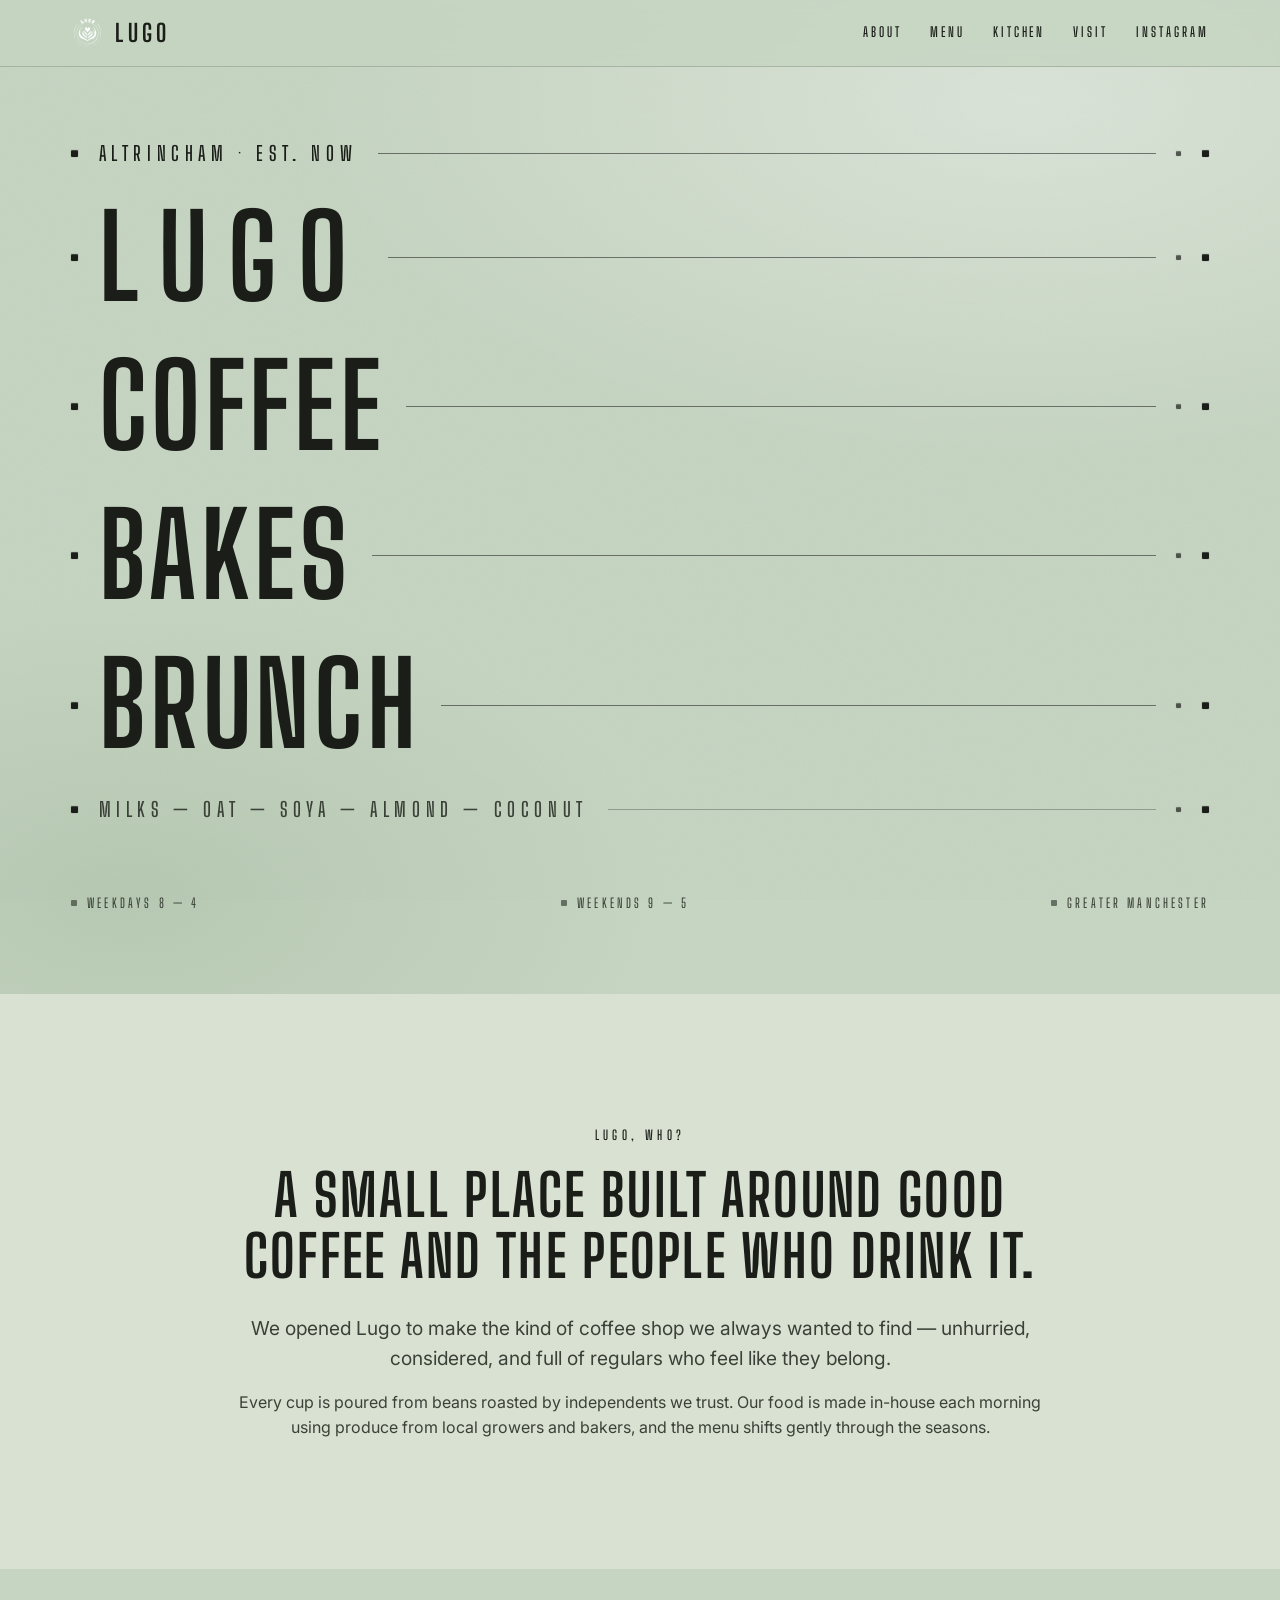
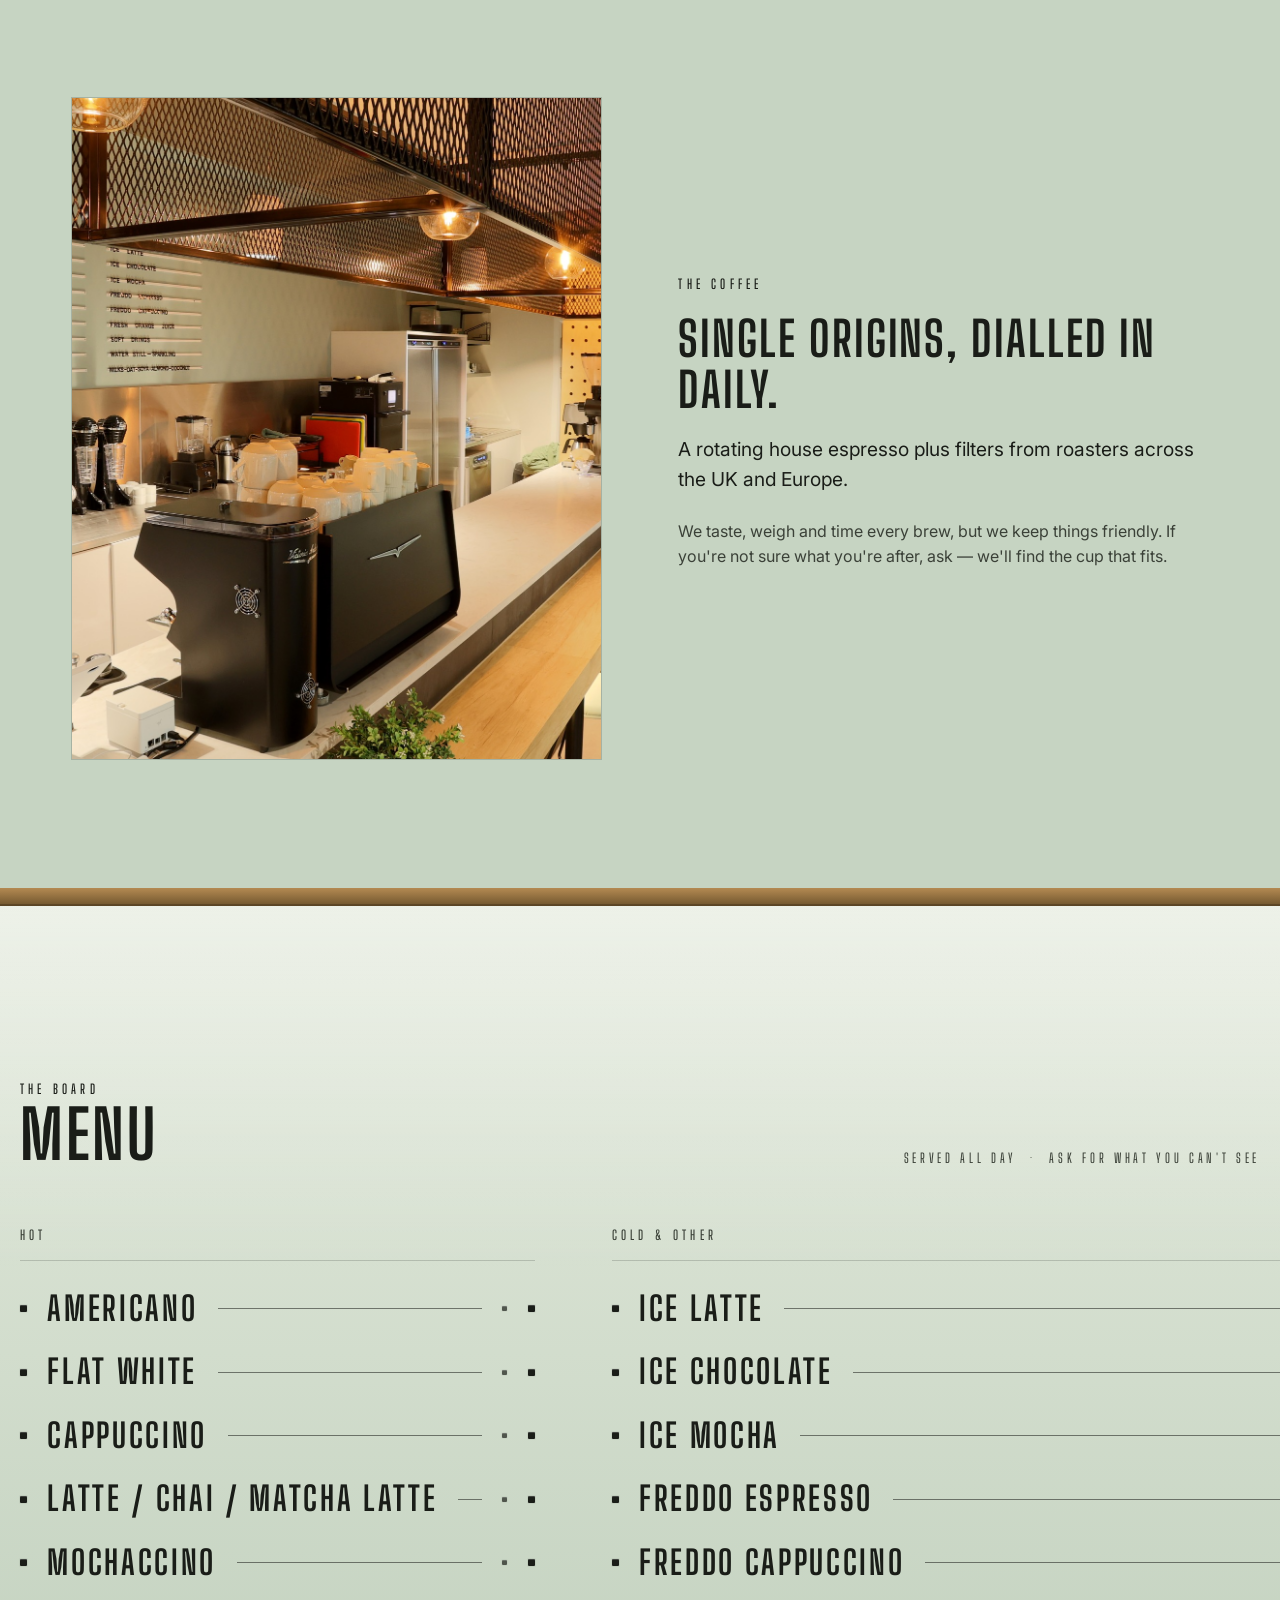
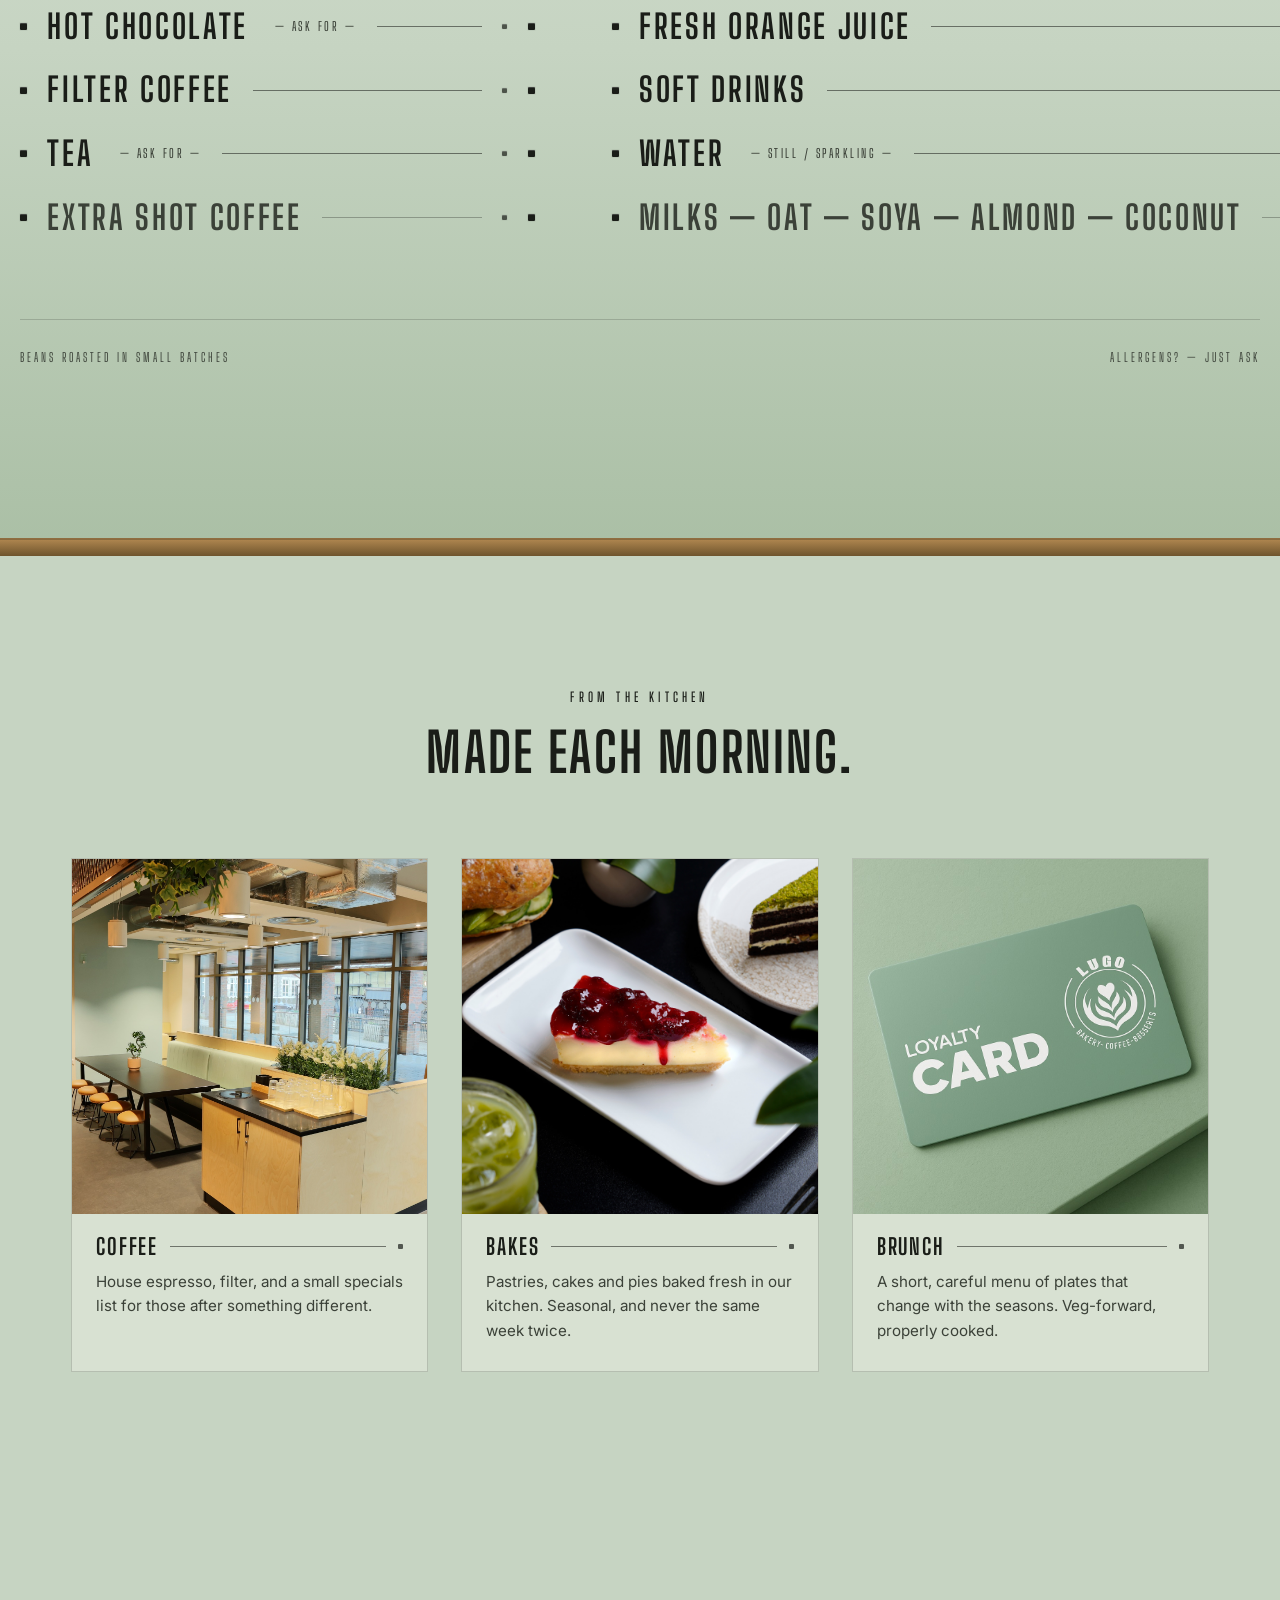
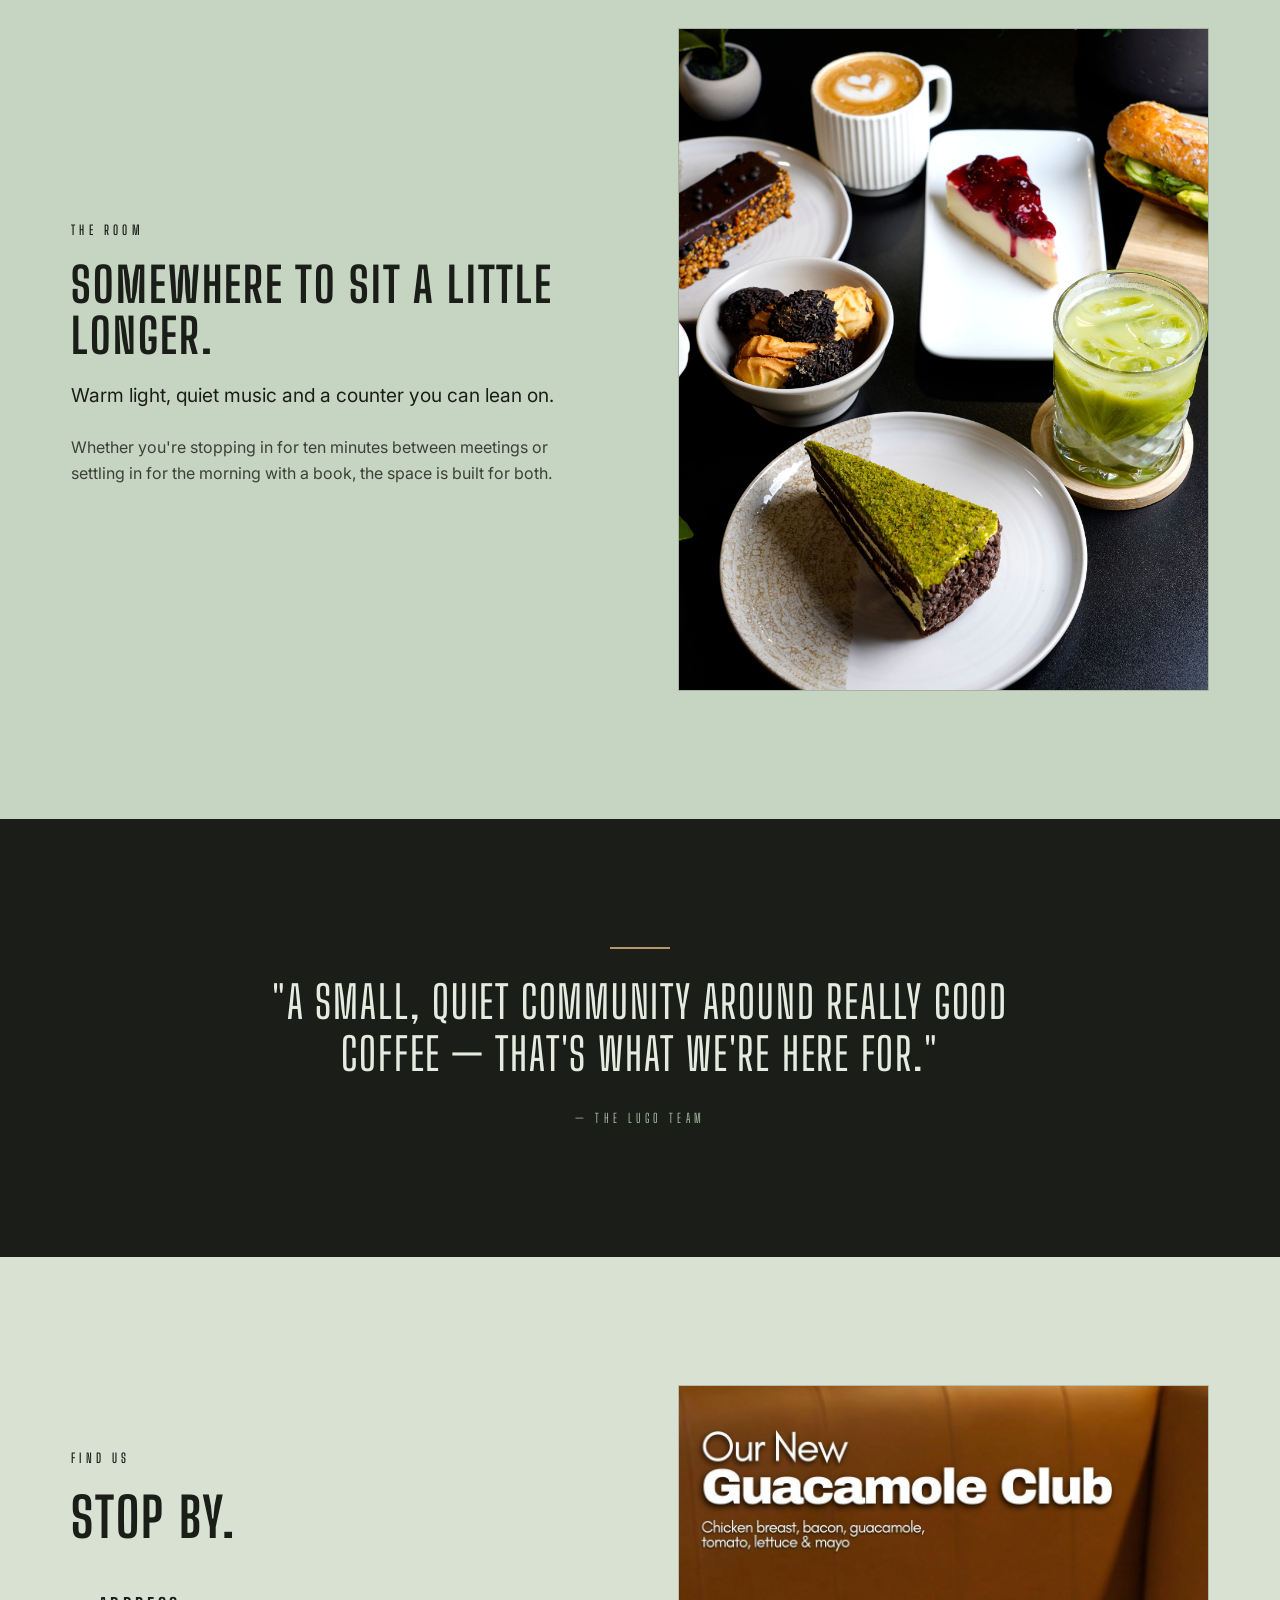
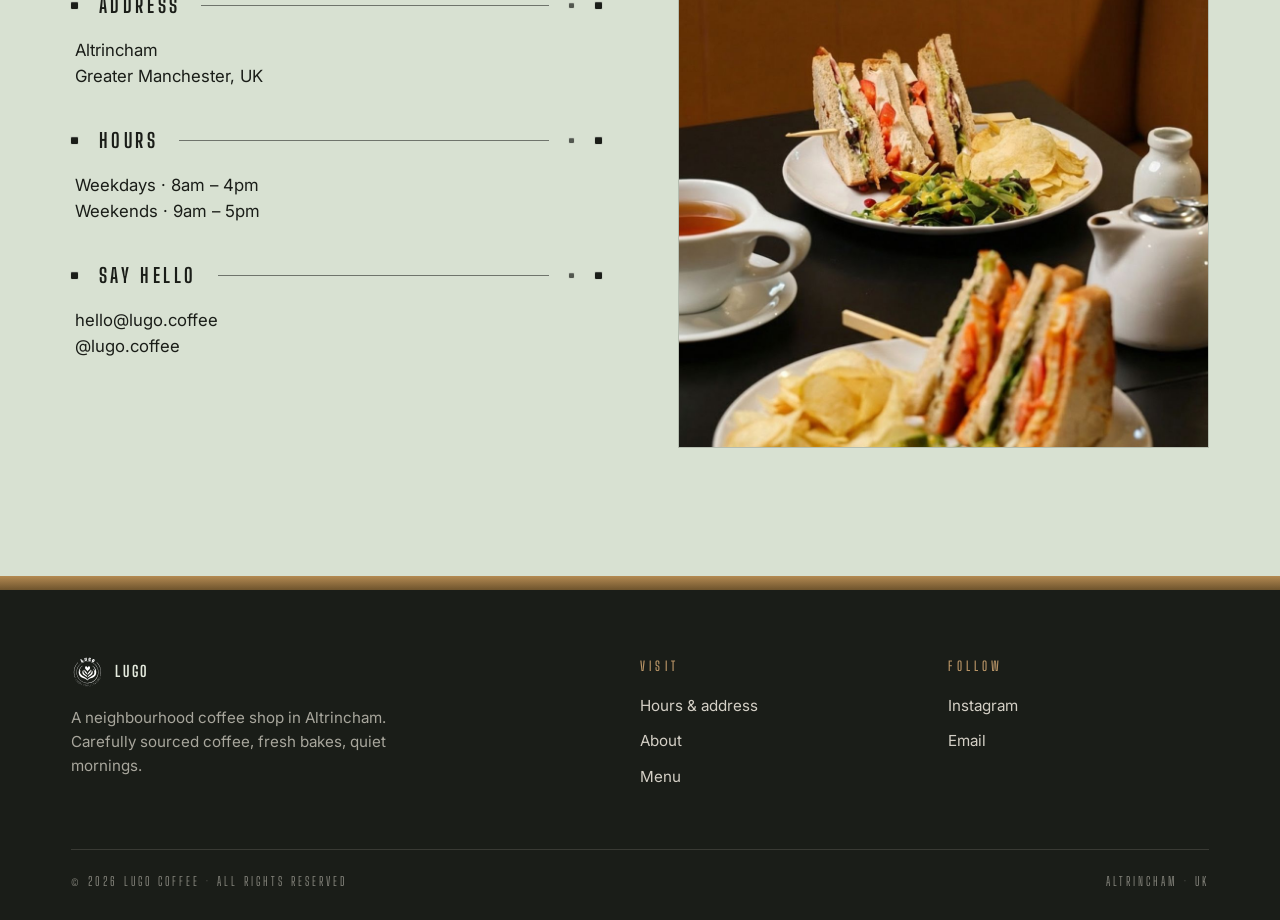
<file: clients/lugo/design3.html>
<!doctype html>
<html lang="en-GB">
<head>
<meta charset="utf-8" />
<meta name="viewport" content="width=device-width, initial-scale=1" />
<title>Lugo — Coffee, Altrincham</title>
<meta name="description" content="Lugo is a neighbourhood coffee shop in Altrincham serving carefully sourced coffee, fresh bakes and seasonal plates." />
<link rel="icon" type="image/svg+xml" href="assets/logo.svg" />
<link rel="preconnect" href="https://fonts.googleapis.com" />
<link rel="preconnect" href="https://fonts.gstatic.com" crossorigin />
<link href="https://fonts.googleapis.com/css2?family=Big+Shoulders+Display:wght@500;600;700;800&family=Inter:wght@300;400;500;600&display=swap" rel="stylesheet" />
<style>
  :root {
    --glass:        #c6d4c2;   /* frosted sage glass */
    --glass-deep:   #aabfa5;
    --glass-soft:   #d8e1d2;
    --glass-pale:   #e5ebde;
    --brass:        #8a6a3a;
    --brass-soft:   #b89466;
    --ink:          #1a1d18;
    --ink-soft:     #3b4138;
    --paper:        #f4efe4;
    --rule:         rgba(26, 29, 24, 0.55);
    --rule-soft:    rgba(26, 29, 24, 0.18);
    --max:          1240px;
    --gutter:       clamp(20px, 4vw, 56px);
    --rail-gap:     clamp(14px, 1.6vw, 22px);
  }

  * { box-sizing: border-box; margin: 0; padding: 0; }
  html { scroll-behavior: smooth; }
  body {
    font-family: 'Inter', system-ui, -apple-system, sans-serif;
    font-weight: 400;
    color: var(--ink);
    background: var(--glass);
    line-height: 1.6;
    -webkit-font-smoothing: antialiased;
    -moz-osx-font-smoothing: grayscale;
  }
  img { max-width: 100%; display: block; }
  a { color: inherit; text-decoration: none; }
  button { font: inherit; cursor: pointer; background: none; border: 0; color: inherit; }

  /* Frosted-glass texture overlay */
  body::before {
    content: '';
    position: fixed;
    inset: 0;
    pointer-events: none;
    z-index: 1;
    background-image: url("data:image/svg+xml;utf8,<svg xmlns='http://www.w3.org/2000/svg' width='220' height='220'><filter id='n'><feTurbulence type='fractalNoise' baseFrequency='0.85' numOctaves='2' stitchTiles='stitch'/></filter><rect width='220' height='220' filter='url(%23n)' opacity='0.6'/></svg>");
    opacity: 0.06;
    mix-blend-mode: multiply;
  }

  /* Typography ---------------------------------------------------- */
  .stencil {
    font-family: 'Big Shoulders Display', 'Arial Narrow', sans-serif;
    font-weight: 700;
    text-transform: uppercase;
    letter-spacing: 0.06em;
    line-height: 1;
  }
  .eyebrow {
    font-family: 'Big Shoulders Display', sans-serif;
    font-weight: 600;
    font-size: 0.82rem;
    text-transform: uppercase;
    letter-spacing: 0.32em;
    color: var(--ink);
  }
  .lede {
    font-size: clamp(1.05rem, 1.5vw, 1.25rem);
    line-height: 1.55;
    color: var(--ink-soft);
  }

  /* Layout -------------------------------------------------------- */
  .wrap {
    max-width: var(--max);
    margin: 0 auto;
    padding-left: var(--gutter);
    padding-right: var(--gutter);
    position: relative;
    z-index: 2;
  }
  section { padding: clamp(80px, 10vw, 140px) 0; position: relative; }

  /* ================================================================
     MENU RAIL — the core visual motif (mimics the laser-cut menu)
     ================================================================ */
  .rail {
    display: flex;
    align-items: center;
    gap: var(--rail-gap);
    padding: 14px 0;
    position: relative;
  }
  .rail + .rail { margin-top: 4px; }
  .rail__label {
    font-family: 'Big Shoulders Display', 'Arial Narrow', sans-serif;
    font-weight: 700;
    text-transform: uppercase;
    letter-spacing: 0.08em;
    font-size: clamp(1.4rem, 2.6vw, 2.1rem);
    color: var(--ink);
    flex: 0 0 auto;
    line-height: 0.95;
    white-space: nowrap;
  }
  .rail__sub {
    font-family: 'Big Shoulders Display', sans-serif;
    font-weight: 500;
    text-transform: uppercase;
    letter-spacing: 0.2em;
    font-size: 0.78rem;
    color: var(--ink-soft);
    flex: 0 0 auto;
    margin-left: 6px;
  }
  .rail__line {
    flex: 1 1 auto;
    height: 1px;
    background: var(--rule);
    position: relative;
    min-width: 24px;
  }
  /* Rivets / mounting brackets, like the small fixings on the menu slats */
  .rail__rivet {
    width: 7px;
    height: 7px;
    background: var(--ink);
    flex: 0 0 auto;
    border-radius: 1px;
    box-shadow:
      inset 0 1px 0 rgba(255,255,255,0.18),
      0 0 0 1px rgba(0,0,0,0.05);
  }
  .rail__rivet--small {
    width: 5px;
    height: 5px;
    opacity: 0.7;
  }
  .rail--muted .rail__label,
  .rail--muted .rail__sub { color: var(--ink-soft); }
  .rail--muted .rail__line { opacity: 0.55; }

  /* Slat: a section divider that looks like a horizontal acrylic slat */
  .slat {
    height: 14px;
    background: linear-gradient(180deg, var(--glass-soft) 0%, var(--glass) 50%, var(--glass-deep) 100%);
    border-top: 1px solid rgba(255,255,255,0.45);
    border-bottom: 1px solid var(--rule-soft);
    position: relative;
  }
  .slat::before, .slat::after {
    content: '';
    position: absolute;
    top: 50%;
    transform: translateY(-50%);
    width: 6px; height: 6px;
    background: var(--ink);
    border-radius: 1px;
    opacity: 0.45;
  }
  .slat::before { left: var(--gutter); }
  .slat::after  { right: var(--gutter); }

  /* ================================================================
     HEADER
     ================================================================ */
  header.site {
    position: fixed;
    top: 0; left: 0; right: 0;
    z-index: 50;
    padding: 14px 0;
    background: rgba(198, 212, 194, 0.78);
    backdrop-filter: saturate(140%) blur(10px);
    -webkit-backdrop-filter: saturate(140%) blur(10px);
    border-bottom: 1px solid var(--rule-soft);
    transition: padding 0.3s ease, background 0.3s ease;
  }
  header.site.scrolled {
    padding: 10px 0;
    background: rgba(198, 212, 194, 0.92);
  }
  .nav {
    display: flex;
    align-items: center;
    justify-content: space-between;
    gap: 24px;
  }
  .brand {
    display: flex;
    align-items: center;
    gap: 12px;
    font-family: 'Big Shoulders Display', sans-serif;
    font-weight: 700;
    font-size: 1.5rem;
    letter-spacing: 0.18em;
    text-transform: uppercase;
    color: var(--ink);
  }
  .brand img { width: 32px; height: 32px; }
  .nav-links {
    display: flex;
    gap: 28px;
    list-style: none;
    font-family: 'Big Shoulders Display', sans-serif;
    font-weight: 600;
    text-transform: uppercase;
    letter-spacing: 0.22em;
    font-size: 0.84rem;
  }
  .nav-links a {
    position: relative;
    padding: 6px 0;
  }
  .nav-links a::after {
    content: '';
    position: absolute;
    left: 0; bottom: 0;
    width: 0; height: 1px;
    background: currentColor;
    transition: width 0.3s ease;
  }
  .nav-links a:hover::after { width: 100%; }

  .menu-toggle { display: none; padding: 8px; }
  @media (max-width: 760px) {
    .nav-links { display: none; }
    .menu-toggle { display: block; }
    .nav-links.open {
      display: flex;
      position: absolute;
      top: 100%;
      left: 0; right: 0;
      flex-direction: column;
      background: var(--glass-soft);
      padding: 18px var(--gutter);
      border-bottom: 1px solid var(--rule-soft);
      gap: 14px;
    }
  }

  /* ================================================================
     HERO — name + tagline rendered as a rack of menu rails
     ================================================================ */
  .hero {
    min-height: 100vh;
    padding: clamp(120px, 14vh, 180px) 0 80px;
    display: flex;
    align-items: center;
    background:
      radial-gradient(1200px 600px at 80% 10%, rgba(255,255,255,0.35), transparent 60%),
      radial-gradient(900px 500px at 10% 90%, rgba(170,191,165,0.55), transparent 60%),
      var(--glass);
    position: relative;
    overflow: hidden;
  }
  .hero-rack {
    width: 100%;
    position: relative;
    z-index: 2;
  }
  .hero-rack .rail__label { font-size: clamp(2.6rem, 9vw, 7.5rem); letter-spacing: 0.04em; }
  .hero-rack .rail--name .rail__label { letter-spacing: 0.18em; }
  .hero-rack .rail--small .rail__label { font-size: clamp(1rem, 1.6vw, 1.25rem); letter-spacing: 0.28em; font-weight: 600; }
  .hero-rack .rail { padding: clamp(8px, 1.4vw, 18px) 0; }

  .hero-meta {
    display: flex;
    flex-wrap: wrap;
    gap: 28px;
    justify-content: space-between;
    margin-top: clamp(28px, 5vw, 56px);
    font-family: 'Big Shoulders Display', sans-serif;
    font-weight: 500;
    text-transform: uppercase;
    letter-spacing: 0.24em;
    font-size: 0.82rem;
    color: var(--ink-soft);
  }
  .hero-meta span { display: inline-flex; align-items: center; gap: 10px; }
  .hero-meta span::before {
    content: '';
    width: 6px; height: 6px;
    background: var(--ink);
    border-radius: 1px;
    opacity: 0.55;
  }

  /* ================================================================
     INTRO
     ================================================================ */
  .intro {
    background: var(--glass-soft);
  }
  .intro .wrap { max-width: 920px; text-align: center; }
  .intro .heading {
    margin: 18px auto 28px;
    font-family: 'Big Shoulders Display', sans-serif;
    font-weight: 700;
    text-transform: uppercase;
    letter-spacing: 0.04em;
    font-size: clamp(2.2rem, 5vw, 3.6rem);
    line-height: 1.05;
  }
  .intro .body p { color: var(--ink-soft); }
  .intro .body p + p { margin-top: 1em; }

  /* ================================================================
     SPLIT
     ================================================================ */
  .split {
    display: grid;
    grid-template-columns: 1fr 1fr;
    gap: clamp(40px, 6vw, 90px);
    align-items: center;
  }
  @media (max-width: 820px) {
    .split { grid-template-columns: 1fr; }
    .split.reverse > div:first-child { order: 2; }
  }
  .split img {
    width: 100%;
    aspect-ratio: 4 / 5;
    object-fit: cover;
    border: 1px solid var(--rule-soft);
    box-shadow: 0 1px 0 rgba(255,255,255,0.4) inset;
  }
  .split .text .heading {
    font-family: 'Big Shoulders Display', sans-serif;
    font-weight: 700;
    text-transform: uppercase;
    letter-spacing: 0.04em;
    font-size: clamp(2rem, 4vw, 3rem);
    line-height: 1.05;
    margin: 18px 0 20px;
  }
  .split .text p { color: var(--ink-soft); margin-bottom: 1em; }
  .split .text .lede { margin: 18px 0 24px; color: var(--ink); }

  /* ================================================================
     MENU BOARD — the showpiece, a faithful nod to the in-store sign
     ================================================================ */
  .board {
    background:
      linear-gradient(180deg, rgba(255,255,255,0.35), rgba(255,255,255,0) 30%),
      linear-gradient(180deg, var(--glass-pale) 0%, var(--glass) 60%, var(--glass-deep) 100%);
    position: relative;
  }
  /* Brass cornice top + bottom on the menu board */
  .board::before, .board::after {
    content: '';
    position: absolute;
    left: 0; right: 0;
    height: 18px;
    background: linear-gradient(180deg, #b48a52, #6e542d);
    z-index: 1;
  }
  .board::before { top: 0; box-shadow: inset 0 -2px 0 rgba(0,0,0,0.2); }
  .board::after  { bottom: 0; box-shadow: inset 0 2px 0 rgba(0,0,0,0.2); }

  .board-inner { padding: clamp(40px, 6vw, 60px) 0; }

  .board-head {
    display: flex;
    align-items: end;
    justify-content: space-between;
    flex-wrap: wrap;
    gap: 24px;
    margin-bottom: clamp(36px, 5vw, 56px);
  }
  .board-head .heading {
    font-family: 'Big Shoulders Display', sans-serif;
    font-weight: 700;
    text-transform: uppercase;
    letter-spacing: 0.04em;
    font-size: clamp(2.4rem, 6vw, 4.2rem);
    line-height: 1;
  }
  .board-head .meta {
    font-family: 'Big Shoulders Display', sans-serif;
    font-weight: 500;
    text-transform: uppercase;
    letter-spacing: 0.28em;
    font-size: 0.82rem;
    color: var(--ink-soft);
  }

  .board-grid {
    display: grid;
    grid-template-columns: 1fr 1fr;
    gap: clamp(40px, 6vw, 80px);
  }
  @media (max-width: 820px) {
    .board-grid { grid-template-columns: 1fr; gap: 24px; }
  }
  .board-col h3 {
    font-family: 'Big Shoulders Display', sans-serif;
    font-weight: 600;
    text-transform: uppercase;
    letter-spacing: 0.32em;
    font-size: 0.82rem;
    color: var(--ink-soft);
    margin-bottom: 18px;
    padding-bottom: 14px;
    border-bottom: 1px solid var(--rule-soft);
  }

  .board-foot {
    margin-top: clamp(48px, 6vw, 72px);
    padding-top: 28px;
    border-top: 1px solid var(--rule-soft);
    display: flex;
    justify-content: space-between;
    flex-wrap: wrap;
    gap: 16px;
    font-family: 'Big Shoulders Display', sans-serif;
    text-transform: uppercase;
    letter-spacing: 0.24em;
    font-size: 0.78rem;
    color: var(--ink-soft);
  }

  /* ================================================================
     OFFERINGS (cards)
     ================================================================ */
  .offerings { background: var(--glass); }
  .offerings .header {
    text-align: center;
    margin-bottom: clamp(48px, 6vw, 80px);
  }
  .offerings .header .heading {
    font-family: 'Big Shoulders Display', sans-serif;
    font-weight: 700;
    text-transform: uppercase;
    letter-spacing: 0.04em;
    font-size: clamp(2rem, 4.6vw, 3.4rem);
    margin-top: 14px;
    line-height: 1.05;
  }
  .grid-3 {
    display: grid;
    grid-template-columns: repeat(3, 1fr);
    gap: clamp(20px, 2.6vw, 36px);
  }
  @media (max-width: 820px) { .grid-3 { grid-template-columns: 1fr; } }

  .card {
    background: var(--glass-soft);
    border: 1px solid var(--rule-soft);
    overflow: hidden;
    transition: transform 0.4s ease;
    display: flex;
    flex-direction: column;
  }
  .card:hover { transform: translateY(-4px); }
  .card .img-wrap { aspect-ratio: 1 / 1; overflow: hidden; }
  .card img {
    width: 100%; height: 100%;
    object-fit: cover;
    transition: transform 0.6s ease;
  }
  .card:hover img { transform: scale(1.04); }
  .card .body { padding: 22px 24px 28px; }
  .card .card-rail {
    display: flex;
    align-items: center;
    gap: 12px;
    margin-bottom: 12px;
  }
  .card .card-rail h3 {
    font-family: 'Big Shoulders Display', sans-serif;
    font-weight: 700;
    text-transform: uppercase;
    letter-spacing: 0.08em;
    font-size: 1.4rem;
    line-height: 1;
  }
  .card .card-rail .line {
    flex: 1; height: 1px; background: var(--rule);
  }
  .card .card-rail .rivet {
    width: 5px; height: 5px;
    background: var(--ink);
    border-radius: 1px;
    opacity: 0.7;
  }
  .card p { color: var(--ink-soft); font-size: 0.95rem; }

  /* ================================================================
     QUOTE
     ================================================================ */
  .quote {
    background: var(--ink);
    color: var(--glass-pale);
    text-align: center;
  }
  .quote .wrap { max-width: 900px; }
  .quote blockquote {
    font-family: 'Big Shoulders Display', sans-serif;
    font-weight: 500;
    text-transform: uppercase;
    letter-spacing: 0.04em;
    font-size: clamp(1.6rem, 3.6vw, 2.8rem);
    line-height: 1.15;
  }
  .quote cite {
    display: block;
    margin-top: 28px;
    font-style: normal;
    font-family: 'Big Shoulders Display', sans-serif;
    font-size: 0.8rem;
    letter-spacing: 0.32em;
    text-transform: uppercase;
    color: var(--glass-deep);
  }
  .quote .rule {
    width: 60px; height: 2px;
    background: var(--brass-soft);
    margin: 0 auto 28px;
  }

  /* ================================================================
     VISIT
     ================================================================ */
  .visit { background: var(--glass-soft); }
  .visit .grid {
    display: grid;
    grid-template-columns: 1fr 1fr;
    gap: clamp(40px, 6vw, 100px);
    align-items: center;
  }
  @media (max-width: 820px) { .visit .grid { grid-template-columns: 1fr; } }
  .visit .heading {
    font-family: 'Big Shoulders Display', sans-serif;
    font-weight: 700;
    text-transform: uppercase;
    letter-spacing: 0.04em;
    font-size: clamp(2rem, 4.6vw, 3.4rem);
    line-height: 1.05;
    margin: 18px 0 36px;
  }
  .info-rail {
    margin-bottom: 8px;
  }
  .info-rail .rail__label { font-size: clamp(1.05rem, 1.6vw, 1.25rem); letter-spacing: 0.18em; }
  .info-block {
    margin: 8px 0 28px;
    padding-left: 4px;
    color: var(--ink);
  }
  .info-block p { font-size: 1.05rem; line-height: 1.55; }
  .info-block a:hover { color: var(--ink-soft); }
  .visit img {
    width: 100%;
    aspect-ratio: 4 / 5;
    object-fit: cover;
    border: 1px solid var(--rule-soft);
  }

  /* ================================================================
     FOOTER
     ================================================================ */
  footer.site {
    background: var(--ink);
    color: var(--glass-pale);
    padding: 80px 0 28px;
    position: relative;
  }
  footer.site::before {
    content: '';
    position: absolute;
    top: 0; left: 0; right: 0;
    height: 14px;
    background: linear-gradient(180deg, #b48a52, #6e542d);
  }
  .foot-grid {
    display: grid;
    grid-template-columns: 2fr 1fr 1fr;
    gap: 48px;
    margin-bottom: 60px;
  }
  @media (max-width: 720px) { .foot-grid { grid-template-columns: 1fr; gap: 32px; } }
  footer.site .brand img { filter: brightness(0) invert(1); }
  footer.site .brand { color: var(--glass-pale); }
  footer.site .tag {
    margin-top: 18px;
    color: rgba(244, 239, 228, 0.65);
    max-width: 360px;
    font-size: 0.95rem;
  }
  footer.site h5 {
    font-family: 'Big Shoulders Display', sans-serif;
    font-weight: 600;
    font-size: 0.82rem;
    text-transform: uppercase;
    letter-spacing: 0.32em;
    color: var(--brass-soft);
    margin-bottom: 16px;
  }
  footer.site ul { list-style: none; display: flex; flex-direction: column; gap: 10px; }
  footer.site a { color: rgba(244, 239, 228, 0.85); font-size: 0.95rem; }
  footer.site a:hover { color: var(--glass-pale); }
  .copy {
    border-top: 1px solid rgba(244, 239, 228, 0.14);
    padding-top: 22px;
    display: flex;
    justify-content: space-between;
    flex-wrap: wrap;
    gap: 12px;
    font-family: 'Big Shoulders Display', sans-serif;
    font-size: 0.78rem;
    text-transform: uppercase;
    letter-spacing: 0.24em;
    color: rgba(244, 239, 228, 0.5);
  }

  /* Reveal on scroll ---------------------------------------------- */
  .reveal {
    opacity: 0;
    transform: translateY(20px);
    transition: opacity 0.9s ease, transform 0.9s ease;
  }
  .reveal.in { opacity: 1; transform: none; }
  .rail.reveal { transform: translateY(0); transition: opacity 0.7s ease; }
  .rail.reveal:not(.in) { opacity: 0; }
</style>
</head>
<body>

<header class="site" id="siteHeader">
  <div class="wrap nav">
    <a href="#top" class="brand" aria-label="Lugo home">
      <img src="assets/logo.svg" alt="" />
      <span>Lugo</span>
    </a>
    <button class="menu-toggle" aria-label="Toggle menu" aria-expanded="false" id="menuBtn">
      <svg width="24" height="24" viewBox="0 0 24 24" fill="none" stroke="currentColor" stroke-width="1.5">
        <path d="M3 7h18M3 12h18M3 17h18" stroke-linecap="round" />
      </svg>
    </button>
    <ul class="nav-links" id="navLinks">
      <li><a href="#about">About</a></li>
      <li><a href="#menu">Menu</a></li>
      <li><a href="#offerings">Kitchen</a></li>
      <li><a href="#visit">Visit</a></li>
      <li><a href="https://www.instagram.com/" target="_blank" rel="noopener">Instagram</a></li>
    </ul>
  </div>
</header>

<a id="top"></a>

<!-- HERO: brand and tagline rendered on a rack of menu slats -->
<section class="hero">
  <div class="wrap hero-rack">
    <div class="rail rail--small reveal">
      <span class="rail__rivet"></span>
      <span class="rail__label">Altrincham · Est. now</span>
      <span class="rail__line"></span>
      <span class="rail__rivet rail__rivet--small"></span>
      <span class="rail__rivet"></span>
    </div>
    <div class="rail rail--name reveal">
      <span class="rail__rivet"></span>
      <span class="rail__label stencil">Lugo</span>
      <span class="rail__line"></span>
      <span class="rail__rivet rail__rivet--small"></span>
      <span class="rail__rivet"></span>
    </div>
    <div class="rail reveal">
      <span class="rail__rivet"></span>
      <span class="rail__label">Coffee</span>
      <span class="rail__line"></span>
      <span class="rail__rivet rail__rivet--small"></span>
      <span class="rail__rivet"></span>
    </div>
    <div class="rail reveal">
      <span class="rail__rivet"></span>
      <span class="rail__label">Bakes</span>
      <span class="rail__line"></span>
      <span class="rail__rivet rail__rivet--small"></span>
      <span class="rail__rivet"></span>
    </div>
    <div class="rail reveal">
      <span class="rail__rivet"></span>
      <span class="rail__label">Brunch</span>
      <span class="rail__line"></span>
      <span class="rail__rivet rail__rivet--small"></span>
      <span class="rail__rivet"></span>
    </div>
    <div class="rail rail--small rail--muted reveal">
      <span class="rail__rivet"></span>
      <span class="rail__label">Milks &mdash; Oat &mdash; Soya &mdash; Almond &mdash; Coconut</span>
      <span class="rail__line"></span>
      <span class="rail__rivet rail__rivet--small"></span>
      <span class="rail__rivet"></span>
    </div>

    <div class="hero-meta reveal">
      <span>Weekdays 8 — 4</span>
      <span>Weekends 9 — 5</span>
      <span>Greater Manchester</span>
    </div>
  </div>
</section>

<!-- INTRO -->
<section class="intro" id="about">
  <div class="wrap reveal">
    <span class="eyebrow">Lugo, who?</span>
    <h2 class="heading">A small place built around good coffee and the people who drink it.</h2>
    <div class="body">
      <p class="lede">We opened Lugo to make the kind of coffee shop we always wanted to find — unhurried, considered, and full of regulars who feel like they belong.</p>
      <p>Every cup is poured from beans roasted by independents we trust. Our food is made in-house each morning using produce from local growers and bakers, and the menu shifts gently through the seasons.</p>
    </div>
  </div>
</section>

<!-- SPLIT 1: COFFEE -->
<section>
  <div class="wrap split reveal">
    <div>
      <img src="images/487486818_122118943574790843_5374696814648542492_n.jpg" alt="A pour over coffee being prepared" />
    </div>
    <div class="text">
      <span class="eyebrow">The coffee</span>
      <h2 class="heading">Single origins, dialled in daily.</h2>
      <p class="lede">A rotating house espresso plus filters from roasters across the UK and Europe.</p>
      <p>We taste, weigh and time every brew, but we keep things friendly. If you're not sure what you're after, ask — we'll find the cup that fits.</p>
    </div>
  </div>
</section>

<!-- MENU BOARD: the in-store menu, faithfully rendered -->
<section class="board" id="menu">
  <div class="wrap board-inner reveal">
    <div class="board-head">
      <div>
        <span class="eyebrow">The board</span>
        <h2 class="heading">Menu</h2>
      </div>
      <span class="meta">Served all day &nbsp;·&nbsp; ask for what you can't see</span>
    </div>

    <div class="board-grid">
      <div class="board-col">
        <h3>Hot</h3>

        <div class="rail">
          <span class="rail__rivet"></span>
          <span class="rail__label">Americano</span>
          <span class="rail__line"></span>
          <span class="rail__rivet rail__rivet--small"></span>
          <span class="rail__rivet"></span>
        </div>
        <div class="rail">
          <span class="rail__rivet"></span>
          <span class="rail__label">Flat White</span>
          <span class="rail__line"></span>
          <span class="rail__rivet rail__rivet--small"></span>
          <span class="rail__rivet"></span>
        </div>
        <div class="rail">
          <span class="rail__rivet"></span>
          <span class="rail__label">Cappuccino</span>
          <span class="rail__line"></span>
          <span class="rail__rivet rail__rivet--small"></span>
          <span class="rail__rivet"></span>
        </div>
        <div class="rail">
          <span class="rail__rivet"></span>
          <span class="rail__label">Latte / Chai / Matcha Latte</span>
          <span class="rail__line"></span>
          <span class="rail__rivet rail__rivet--small"></span>
          <span class="rail__rivet"></span>
        </div>
        <div class="rail">
          <span class="rail__rivet"></span>
          <span class="rail__label">Mochaccino</span>
          <span class="rail__line"></span>
          <span class="rail__rivet rail__rivet--small"></span>
          <span class="rail__rivet"></span>
        </div>
        <div class="rail">
          <span class="rail__rivet"></span>
          <span class="rail__label">Hot Chocolate</span>
          <span class="rail__sub">— ask for —</span>
          <span class="rail__line"></span>
          <span class="rail__rivet rail__rivet--small"></span>
          <span class="rail__rivet"></span>
        </div>
        <div class="rail">
          <span class="rail__rivet"></span>
          <span class="rail__label">Filter Coffee</span>
          <span class="rail__line"></span>
          <span class="rail__rivet rail__rivet--small"></span>
          <span class="rail__rivet"></span>
        </div>
        <div class="rail">
          <span class="rail__rivet"></span>
          <span class="rail__label">Tea</span>
          <span class="rail__sub">— ask for —</span>
          <span class="rail__line"></span>
          <span class="rail__rivet rail__rivet--small"></span>
          <span class="rail__rivet"></span>
        </div>
        <div class="rail rail--muted">
          <span class="rail__rivet"></span>
          <span class="rail__label">Extra Shot Coffee</span>
          <span class="rail__line"></span>
          <span class="rail__rivet rail__rivet--small"></span>
          <span class="rail__rivet"></span>
        </div>
      </div>

      <div class="board-col">
        <h3>Cold &amp; Other</h3>

        <div class="rail">
          <span class="rail__rivet"></span>
          <span class="rail__label">Ice Latte</span>
          <span class="rail__line"></span>
          <span class="rail__rivet rail__rivet--small"></span>
          <span class="rail__rivet"></span>
        </div>
        <div class="rail">
          <span class="rail__rivet"></span>
          <span class="rail__label">Ice Chocolate</span>
          <span class="rail__line"></span>
          <span class="rail__rivet rail__rivet--small"></span>
          <span class="rail__rivet"></span>
        </div>
        <div class="rail">
          <span class="rail__rivet"></span>
          <span class="rail__label">Ice Mocha</span>
          <span class="rail__line"></span>
          <span class="rail__rivet rail__rivet--small"></span>
          <span class="rail__rivet"></span>
        </div>
        <div class="rail">
          <span class="rail__rivet"></span>
          <span class="rail__label">Freddo Espresso</span>
          <span class="rail__line"></span>
          <span class="rail__rivet rail__rivet--small"></span>
          <span class="rail__rivet"></span>
        </div>
        <div class="rail">
          <span class="rail__rivet"></span>
          <span class="rail__label">Freddo Cappuccino</span>
          <span class="rail__line"></span>
          <span class="rail__rivet rail__rivet--small"></span>
          <span class="rail__rivet"></span>
        </div>
        <div class="rail">
          <span class="rail__rivet"></span>
          <span class="rail__label">Fresh Orange Juice</span>
          <span class="rail__line"></span>
          <span class="rail__rivet rail__rivet--small"></span>
          <span class="rail__rivet"></span>
        </div>
        <div class="rail">
          <span class="rail__rivet"></span>
          <span class="rail__label">Soft Drinks</span>
          <span class="rail__line"></span>
          <span class="rail__rivet rail__rivet--small"></span>
          <span class="rail__rivet"></span>
        </div>
        <div class="rail">
          <span class="rail__rivet"></span>
          <span class="rail__label">Water</span>
          <span class="rail__sub">— still / sparkling —</span>
          <span class="rail__line"></span>
          <span class="rail__rivet rail__rivet--small"></span>
          <span class="rail__rivet"></span>
        </div>
        <div class="rail rail--muted">
          <span class="rail__rivet"></span>
          <span class="rail__label">Milks &mdash; Oat &mdash; Soya &mdash; Almond &mdash; Coconut</span>
          <span class="rail__line"></span>
          <span class="rail__rivet rail__rivet--small"></span>
          <span class="rail__rivet"></span>
        </div>
      </div>
    </div>

    <div class="board-foot">
      <span>Beans roasted in small batches</span>
      <span>Allergens? — just ask</span>
    </div>
  </div>
</section>

<!-- OFFERINGS: kitchen cards -->
<section class="offerings" id="offerings">
  <div class="wrap">
    <div class="header reveal">
      <span class="eyebrow">From the kitchen</span>
      <h2 class="heading">Made each morning.</h2>
    </div>
    <div class="grid-3">
      <article class="card reveal">
        <div class="img-wrap"><img src="images/487505046_122118943646790843_6171120188053150695_n.jpg" alt="" /></div>
        <div class="body">
          <div class="card-rail">
            <h3>Coffee</h3>
            <span class="line"></span>
            <span class="rivet"></span>
          </div>
          <p>House espresso, filter, and a small specials list for those after something different.</p>
        </div>
      </article>
      <article class="card reveal">
        <div class="img-wrap"><img src="images/536106106_122150595974790843_8509739698126024699_n.jpg" alt="" /></div>
        <div class="body">
          <div class="card-rail">
            <h3>Bakes</h3>
            <span class="line"></span>
            <span class="rivet"></span>
          </div>
          <p>Pastries, cakes and pies baked fresh in our kitchen. Seasonal, and never the same week twice.</p>
        </div>
      </article>
      <article class="card reveal">
        <div class="img-wrap"><img src="images/505165994_122136997934790843_748070530417958450_n.jpg" alt="" /></div>
        <div class="body">
          <div class="card-rail">
            <h3>Brunch</h3>
            <span class="line"></span>
            <span class="rivet"></span>
          </div>
          <p>A short, careful menu of plates that change with the seasons. Veg-forward, properly cooked.</p>
        </div>
      </article>
    </div>
  </div>
</section>

<!-- SPLIT 2: ROOM -->
<section>
  <div class="wrap split reverse reveal">
    <div class="text">
      <span class="eyebrow">The room</span>
      <h2 class="heading">Somewhere to sit a little longer.</h2>
      <p class="lede">Warm light, quiet music and a counter you can lean on.</p>
      <p>Whether you're stopping in for ten minutes between meetings or settling in for the morning with a book, the space is built for both.</p>
    </div>
    <div>
      <img src="images/534411730_122150019236790843_6013541455202831100_n.jpg" alt="Inside Lugo" />
    </div>
  </div>
</section>

<!-- QUOTE -->
<section class="quote">
  <div class="wrap reveal">
    <div class="rule"></div>
    <blockquote>"A small, quiet community around really good coffee — that's what we're here for."</blockquote>
    <cite>— The Lugo team</cite>
  </div>
</section>

<!-- VISIT -->
<section class="visit" id="visit">
  <div class="wrap grid">
    <div class="reveal">
      <span class="eyebrow">Find us</span>
      <h2 class="heading">Stop by.</h2>

      <div class="info-rail">
        <div class="rail">
          <span class="rail__rivet"></span>
          <span class="rail__label">Address</span>
          <span class="rail__line"></span>
          <span class="rail__rivet rail__rivet--small"></span>
          <span class="rail__rivet"></span>
        </div>
        <div class="info-block">
          <p>Altrincham<br />Greater Manchester, UK</p>
        </div>
      </div>

      <div class="info-rail">
        <div class="rail">
          <span class="rail__rivet"></span>
          <span class="rail__label">Hours</span>
          <span class="rail__line"></span>
          <span class="rail__rivet rail__rivet--small"></span>
          <span class="rail__rivet"></span>
        </div>
        <div class="info-block">
          <p>Weekdays · 8am – 4pm<br />Weekends · 9am – 5pm</p>
        </div>
      </div>

      <div class="info-rail">
        <div class="rail">
          <span class="rail__rivet"></span>
          <span class="rail__label">Say hello</span>
          <span class="rail__line"></span>
          <span class="rail__rivet rail__rivet--small"></span>
          <span class="rail__rivet"></span>
        </div>
        <div class="info-block">
          <p>
            <a href="mailto:hello@lugo.coffee">hello@lugo.coffee</a><br />
            <a href="https://www.instagram.com/" target="_blank" rel="noopener">@lugo.coffee</a>
          </p>
        </div>
      </div>
    </div>
    <div class="reveal">
      <img src="images/602991100_122168126648790843_6923641066276957987_n.jpg" alt="The shop front" />
    </div>
  </div>
</section>

<!-- FOOTER -->
<footer class="site">
  <div class="wrap">
    <div class="foot-grid">
      <div>
        <a href="#top" class="brand" aria-label="Lugo home">
          <img src="assets/logo.svg" alt="" />
          <span>Lugo</span>
        </a>
        <p class="tag">A neighbourhood coffee shop in Altrincham. Carefully sourced coffee, fresh bakes, quiet mornings.</p>
      </div>
      <div>
        <h5>Visit</h5>
        <ul>
          <li><a href="#visit">Hours &amp; address</a></li>
          <li><a href="#about">About</a></li>
          <li><a href="#menu">Menu</a></li>
        </ul>
      </div>
      <div>
        <h5>Follow</h5>
        <ul>
          <li><a href="https://www.instagram.com/" target="_blank" rel="noopener">Instagram</a></li>
          <li><a href="mailto:hello@lugo.coffee">Email</a></li>
        </ul>
      </div>
    </div>
    <div class="copy">
      <span>© <span id="year"></span> Lugo Coffee · All rights reserved</span>
      <span>Altrincham · UK</span>
    </div>
  </div>
</footer>

<script>
  // Header background on scroll
  const header = document.getElementById('siteHeader');
  const onScroll = () => {
    header.classList.toggle('scrolled', window.scrollY > 40);
  };
  document.addEventListener('scroll', onScroll, { passive: true });
  onScroll();

  // Mobile nav
  const menuBtn = document.getElementById('menuBtn');
  const navLinks = document.getElementById('navLinks');
  menuBtn.addEventListener('click', () => {
    const open = navLinks.classList.toggle('open');
    menuBtn.setAttribute('aria-expanded', String(open));
  });
  navLinks.querySelectorAll('a').forEach(a => {
    a.addEventListener('click', () => {
      navLinks.classList.remove('open');
      menuBtn.setAttribute('aria-expanded', 'false');
    });
  });

  // Reveal on scroll
  const io = new IntersectionObserver((entries) => {
    entries.forEach(entry => {
      if (entry.isIntersecting) {
        entry.target.classList.add('in');
        io.unobserve(entry.target);
      }
    });
  }, { threshold: 0.12, rootMargin: '0px 0px -40px 0px' });
  document.querySelectorAll('.reveal').forEach(el => io.observe(el));

  // Year
  document.getElementById('year').textContent = new Date().getFullYear();
</script>

</body>
</html>
</file>
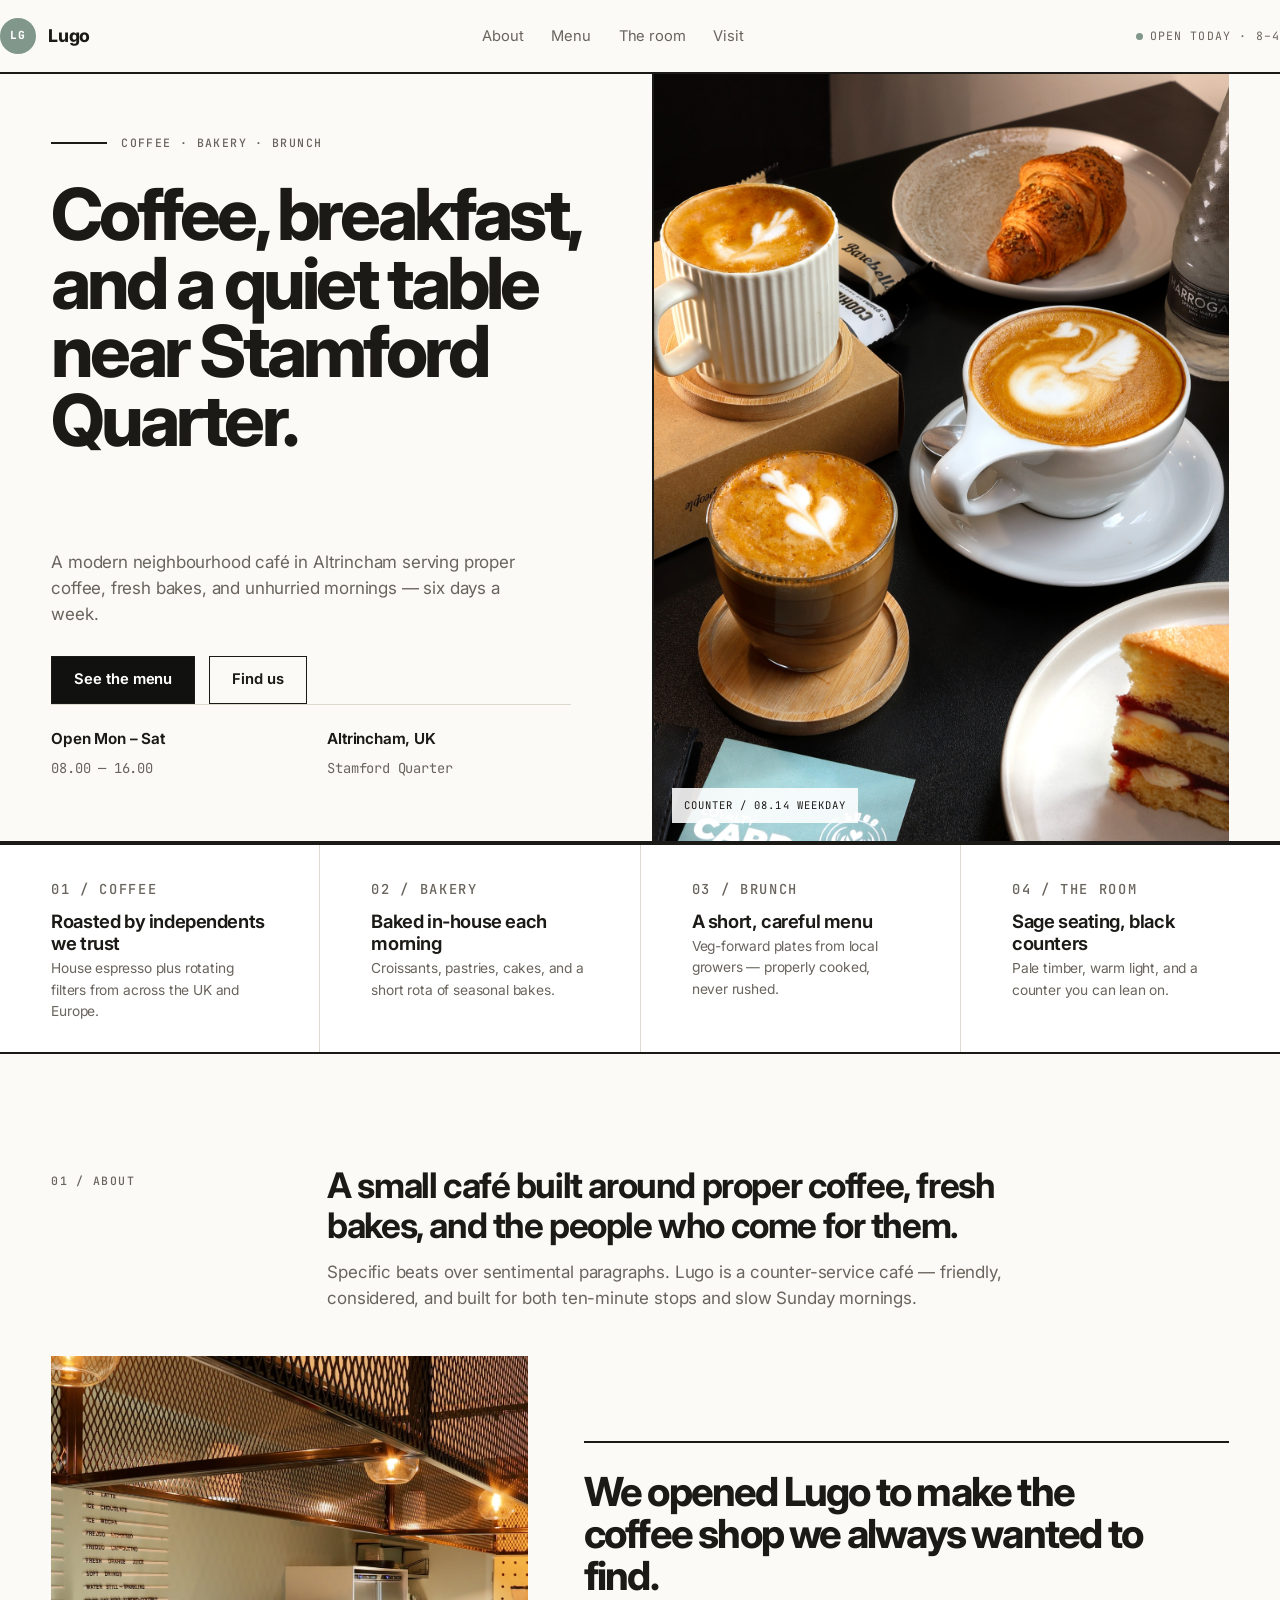
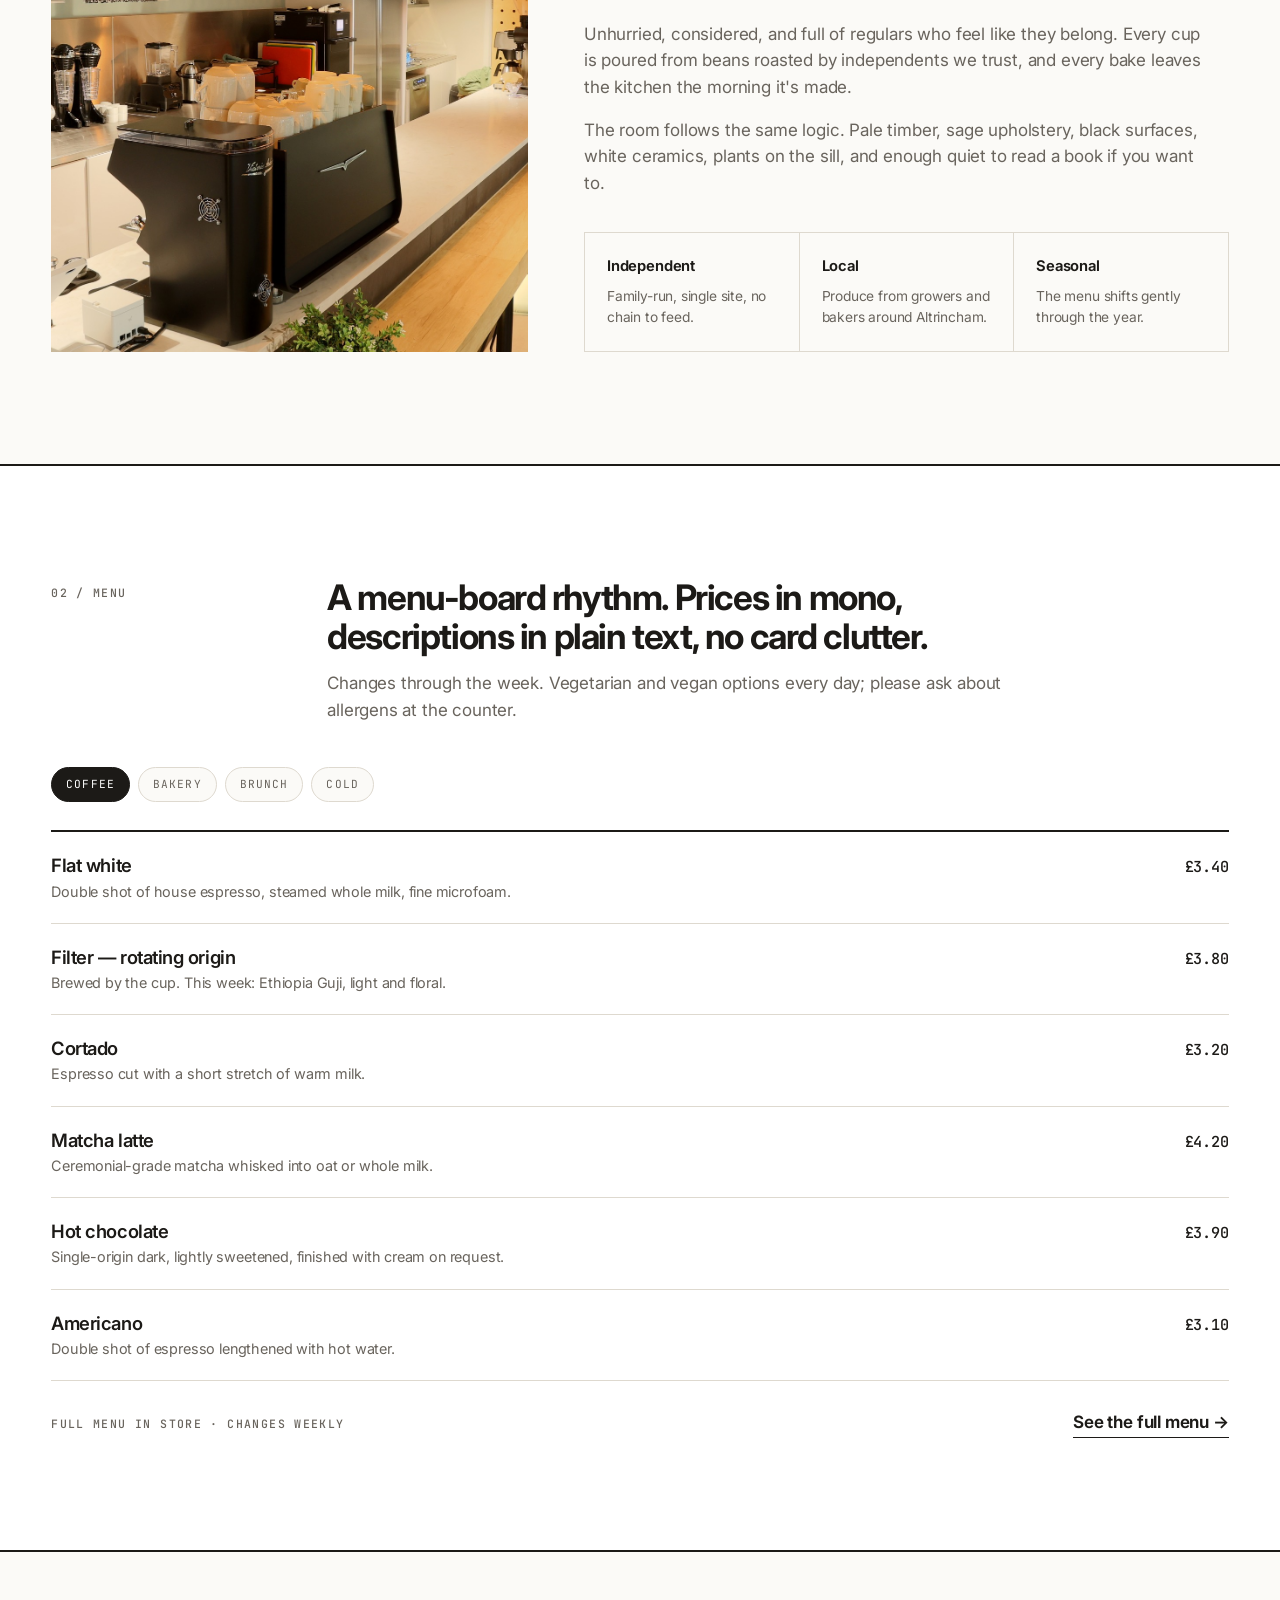
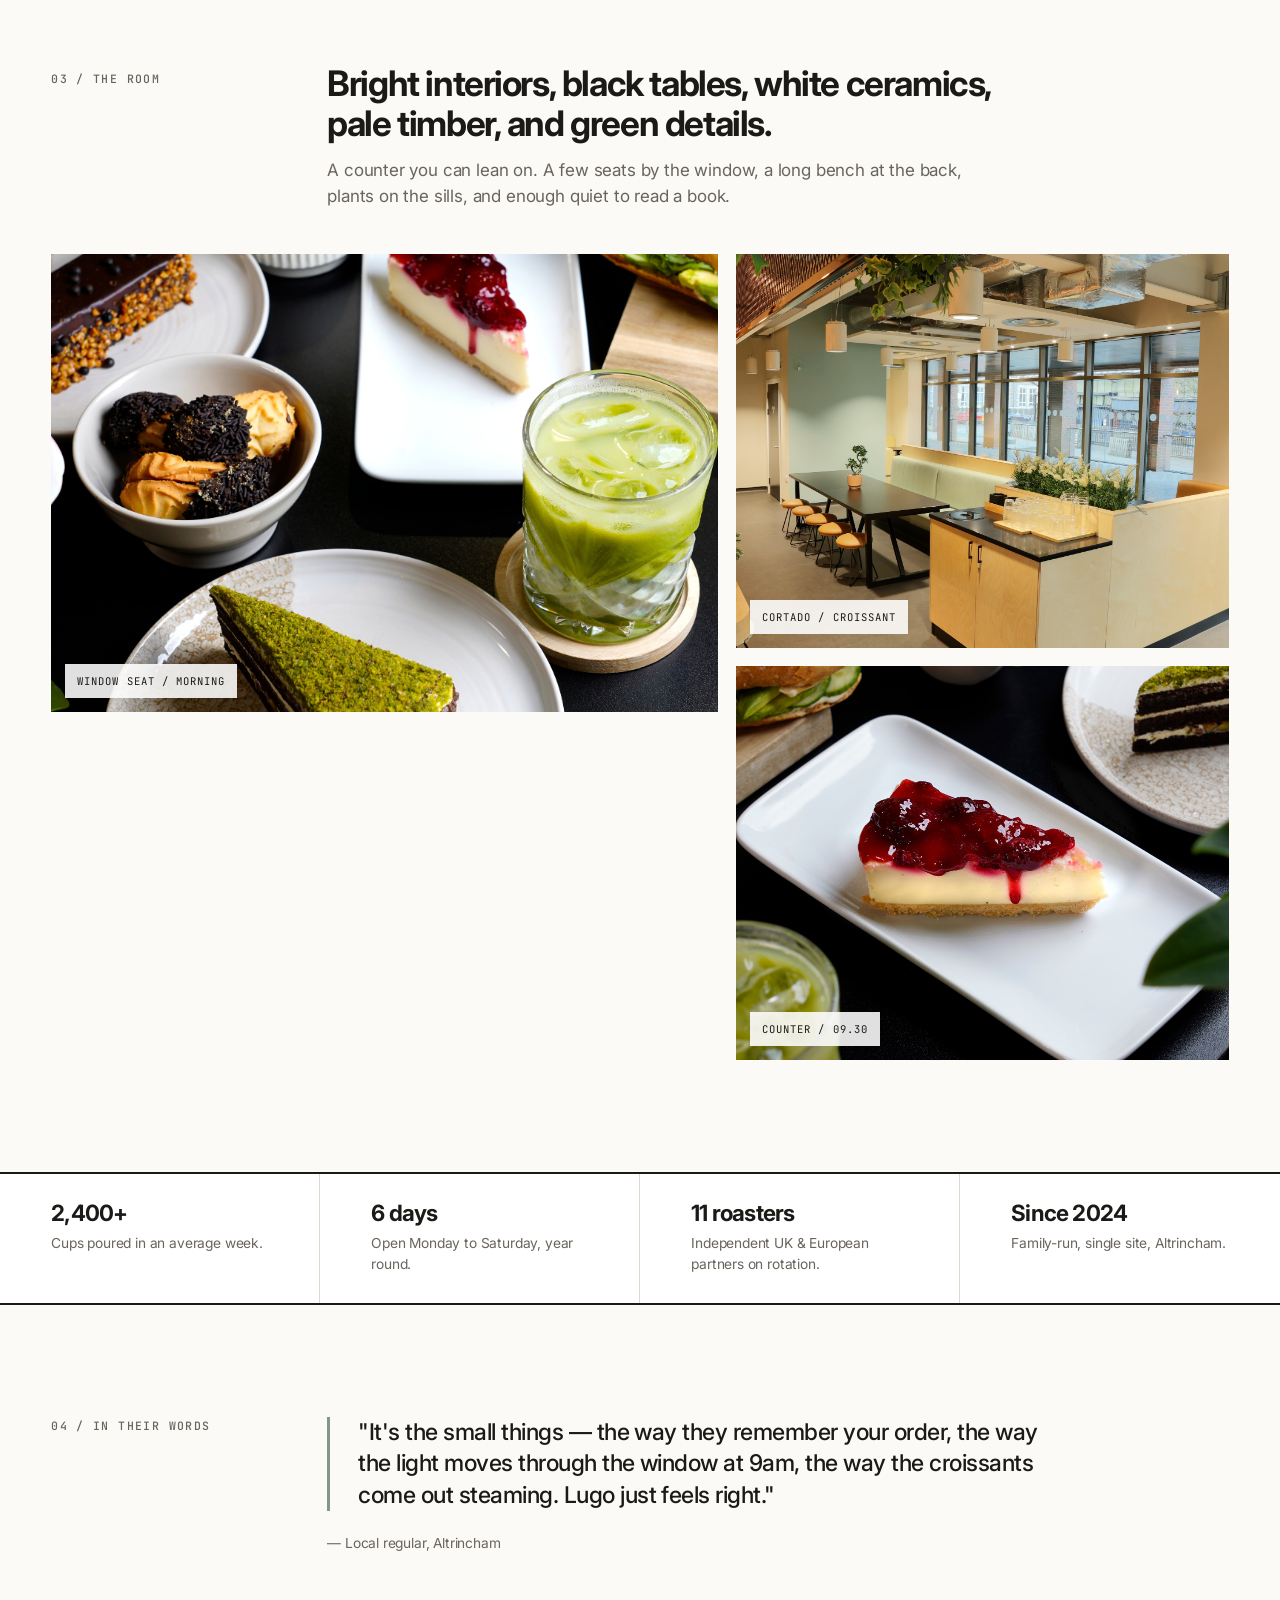
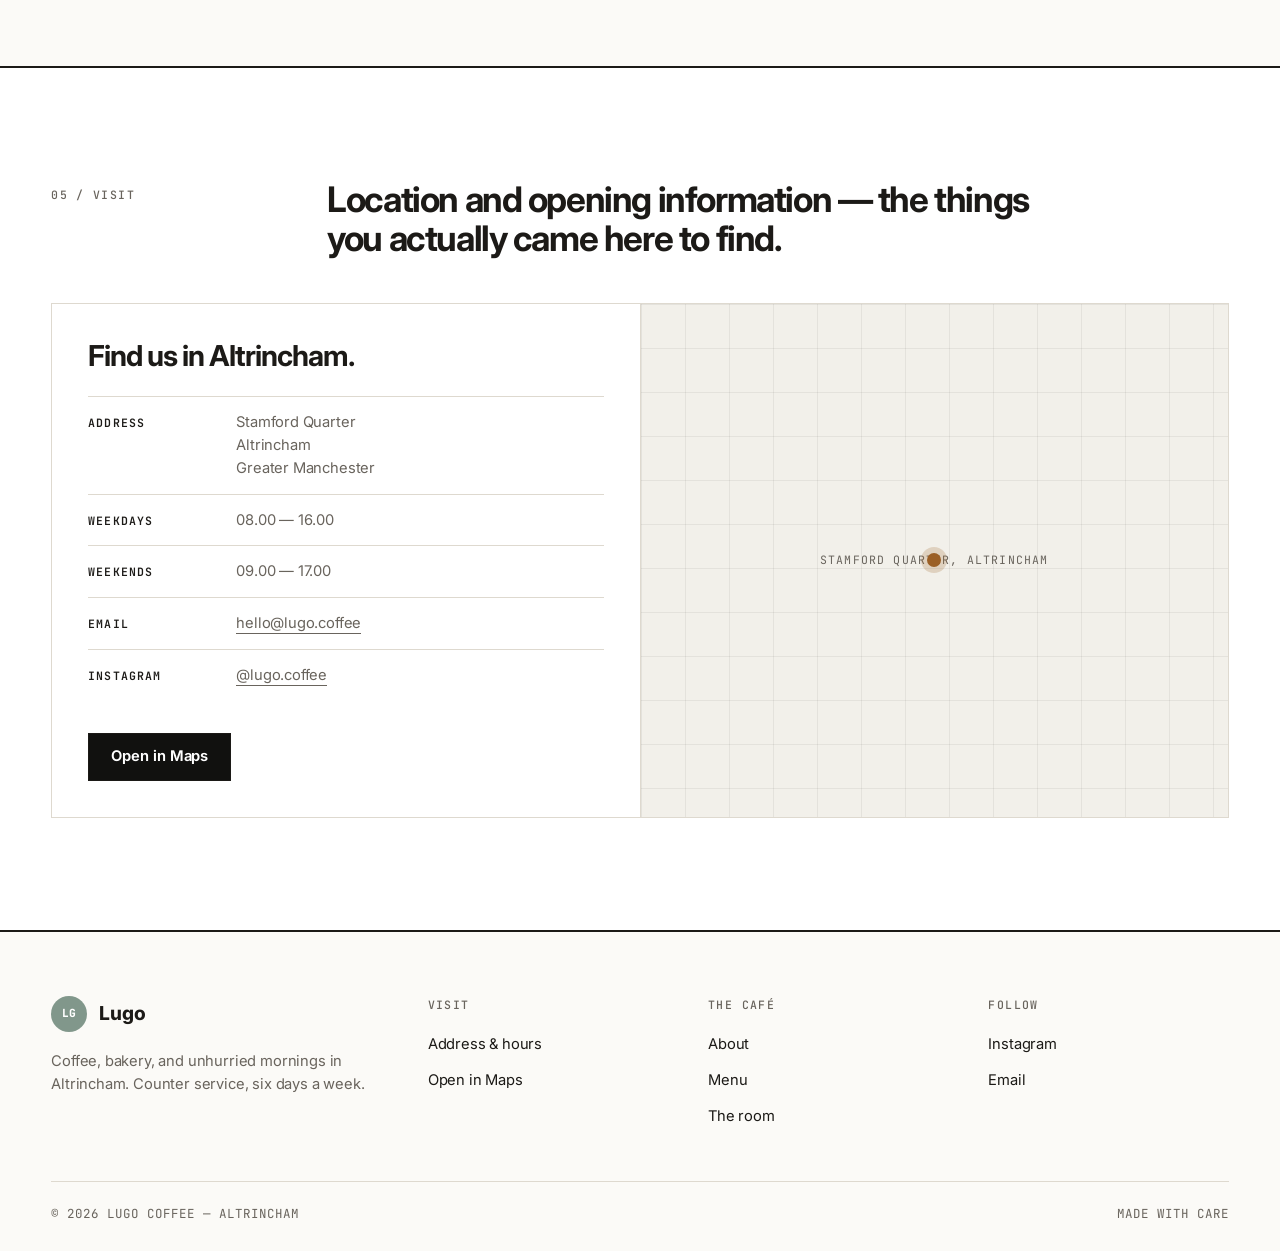
<file: clients/lugo/design4.html>
<!doctype html>
<html lang="en-GB">
<head>
<meta charset="utf-8" />
<meta name="viewport" content="width=device-width, initial-scale=1" />
<title>Lugo — Coffee, breakfast, Altrincham</title>
<meta name="description" content="Lugo is a neighbourhood coffee shop in Altrincham. Proper coffee, fresh bakes, and unhurried mornings." />
<link rel="icon" type="image/svg+xml" href="assets/logo.svg" />
<link rel="preconnect" href="https://fonts.googleapis.com" />
<link rel="preconnect" href="https://fonts.gstatic.com" crossorigin />
<link href="https://fonts.googleapis.com/css2?family=Inter:wght@400;500;600;700;800&family=JetBrains+Mono:wght@400;500&display=swap" rel="stylesheet" />
<style>
  :root {
    --bg:         #fbfaf7;
    --white:      #ffffff;
    --ink:        #1c1a17;
    --ink-soft:   #69645d;
    --soft:       #f2f0ea;
    --line:       #ded9cf;
    --sage:       #81978b;
    --sage-dark:  #586f64;
    --coffee:     #9b5f25;
    --black:      #11110f;

    --font:       'Inter', ui-sans-serif, system-ui, -apple-system, BlinkMacSystemFont, sans-serif;
    --mono:       'JetBrains Mono', 'SF Mono', ui-monospace, Menlo, Consolas, monospace;

    --max:        1280px;
    --gutter:     clamp(20px, 4vw, 56px);
    --rule:       1px solid var(--line);
  }

  * { box-sizing: border-box; margin: 0; padding: 0; }
  html { scroll-behavior: smooth; background: var(--bg); }
  body {
    font-family: var(--font);
    font-size: 17px;
    line-height: 1.55;
    letter-spacing: -0.01em;
    color: var(--ink);
    background: var(--bg);
    -webkit-font-smoothing: antialiased;
    -moz-osx-font-smoothing: grayscale;
  }
  img { max-width: 100%; display: block; }
  a { color: inherit; text-decoration: none; }
  button { font: inherit; cursor: pointer; background: none; border: 0; color: inherit; }

  .wrap {
    max-width: var(--max);
    margin: 0 auto;
    padding-left: var(--gutter);
    padding-right: var(--gutter);
  }

  /* Type system ---------------------------------------------------- */
  .display {
    font-family: var(--font);
    font-weight: 760;
    font-size: clamp(2.4rem, 5.6vw, 4.6rem);
    line-height: 0.96;
    letter-spacing: -0.055em;
  }
  h2.section-title {
    font-family: var(--font);
    font-weight: 690;
    font-size: clamp(1.6rem, 3vw, 2.2rem);
    line-height: 1.12;
    letter-spacing: -0.04em;
  }
  h3.h3 {
    font-family: var(--font);
    font-weight: 650;
    font-size: 1.25rem;
    line-height: 1.22;
    letter-spacing: -0.028em;
  }
  .label {
    font-family: var(--mono);
    font-size: 0.72rem;
    text-transform: uppercase;
    letter-spacing: 0.12em;
    color: var(--ink-soft);
    font-weight: 500;
  }
  .label.sage { color: var(--sage-dark); }
  .small { font-size: 0.86rem; color: var(--ink-soft); }
  .mono { font-family: var(--mono); }

  /* Navigation — menu-board style ---------------------------------- */
  header.site {
    position: sticky;
    top: 0;
    z-index: 60;
    background: var(--bg);
    border-bottom: 2px solid var(--ink);
  }
  .nav {
    display: grid;
    grid-template-columns: auto 1fr auto;
    align-items: center;
    gap: 24px;
    padding: 18px 0;
  }
  .brand {
    display: flex;
    align-items: center;
    gap: 12px;
    font-weight: 760;
    letter-spacing: -0.01em;
    font-size: 1.1rem;
  }
  .brand-mark {
    width: 36px; height: 36px;
    border-radius: 50%;
    background: var(--sage);
    color: var(--white);
    display: grid; place-items: center;
    font-family: var(--mono);
    font-size: 0.7rem;
    letter-spacing: 0.06em;
  }
  .nav-links {
    display: flex;
    gap: 28px;
    list-style: none;
    justify-self: center;
    color: var(--ink-soft);
    font-size: 0.92rem;
  }
  .nav-meta {
    display: flex;
    align-items: center;
    gap: 16px;
    font-family: var(--mono);
    font-size: 0.72rem;
    text-transform: uppercase;
    letter-spacing: 0.1em;
    color: var(--ink-soft);
  }
  .nav-meta .dot {
    width: 7px; height: 7px;
    background: var(--sage);
    border-radius: 50%;
    display: inline-block;
    margin-right: 7px;
    vertical-align: middle;
  }
  .menu-toggle { display: none; padding: 8px; }
  @media (max-width: 820px) {
    .nav { grid-template-columns: auto 1fr auto; gap: 12px; }
    .nav-links { display: none; }
    .nav-meta { display: none; }
    .menu-toggle { display: block; }
    .nav-links.open {
      display: flex;
      position: absolute;
      top: 100%; left: 0; right: 0;
      flex-direction: column;
      background: var(--bg);
      padding: 18px var(--gutter) 24px;
      border-bottom: var(--rule);
    }
  }

  /* Hero ----------------------------------------------------------- */
  .hero {
    border-bottom: 2px solid var(--ink);
  }
  .hero-grid {
    display: grid;
    grid-template-columns: 1.02fr 0.98fr;
    min-height: 78vh;
  }
  @media (max-width: 920px) {
    .hero-grid { grid-template-columns: 1fr; min-height: auto; }
  }
  .hero-copy {
    padding: 60px var(--gutter) 60px 0;
    display: flex;
    flex-direction: column;
    justify-content: space-between;
    gap: 56px;
  }
  @media (max-width: 920px) {
    .hero-copy { padding: 48px 0 56px; }
  }
  .hero-kicker {
    display: flex;
    align-items: center;
    gap: 14px;
  }
  .hero-kicker .rule {
    width: 56px; height: 2px;
    background: var(--ink);
  }
  .hero-foot {
    display: grid;
    grid-template-columns: 1fr 1fr;
    gap: 32px;
    border-top: var(--rule);
    padding-top: 22px;
    max-width: 520px;
  }
  .hero-foot strong {
    display: block;
    margin-bottom: 4px;
    font-weight: 650;
    font-size: 0.95rem;
  }
  .hero-foot span { font-size: 0.86rem; color: var(--ink-soft); }
  .hero-image {
    position: relative;
    background: var(--soft);
    border-left: 2px solid var(--ink);
    overflow: hidden;
    min-height: 480px;
  }
  @media (max-width: 920px) {
    .hero-image { border-left: 0; border-top: 2px solid var(--ink); min-height: 60vw; }
  }
  .hero-image img {
    width: 100%; height: 100%;
    object-fit: cover;
  }
  .image-caption {
    position: absolute;
    left: 18px; bottom: 18px;
    background: rgba(255,255,255,0.88);
    padding: 9px 12px;
    font-family: var(--mono);
    font-size: 0.66rem;
    letter-spacing: 0.1em;
    text-transform: uppercase;
    color: var(--ink);
  }

  /* Buttons -------------------------------------------------------- */
  .btn {
    display: inline-flex;
    align-items: center;
    justify-content: center;
    min-height: 48px;
    padding: 0 22px;
    border: 1.5px solid var(--ink);
    font-weight: 640;
    font-size: 0.92rem;
    letter-spacing: -0.005em;
    background: transparent;
    color: var(--ink);
    transition: background 0.18s ease, color 0.18s ease;
  }
  .btn:hover { background: var(--ink); color: var(--white); }
  .btn.primary { background: var(--black); color: var(--white); }
  .btn.primary:hover { background: var(--sage-dark); border-color: var(--sage-dark); }
  .btn-row { display: flex; gap: 14px; flex-wrap: wrap; }
  .text-link {
    display: inline-flex;
    align-items: center;
    gap: 9px;
    font-weight: 650;
    border-bottom: 1px solid currentColor;
    padding-bottom: 2px;
  }

  /* Counter strip — like a menu board summary ---------------------- */
  .counter {
    border-top: 2px solid var(--ink);
    border-bottom: 2px solid var(--ink);
    background: var(--white);
  }
  .counter-grid {
    display: grid;
    grid-template-columns: repeat(4, 1fr);
    gap: 1px;
    background: var(--line);
  }
  @media (max-width: 820px) { .counter-grid { grid-template-columns: 1fr 1fr; } }
  .counter-cell {
    background: var(--white);
    padding: 30px var(--gutter);
  }
  .counter-cell .label { display: block; margin-bottom: 10px; }
  .counter-cell strong {
    display: block;
    font-size: 1.15rem;
    font-weight: 650;
    letter-spacing: -0.022em;
    line-height: 1.2;
  }
  .counter-cell span { display: block; color: var(--ink-soft); font-size: 0.86rem; margin-top: 4px; }

  /* Section base --------------------------------------------------- */
  section.block {
    padding: clamp(72px, 9vw, 112px) 0;
  }
  .section-head {
    display: grid;
    grid-template-columns: 220px 1fr;
    gap: 56px;
    margin-bottom: 44px;
    align-items: start;
  }
  @media (max-width: 820px) {
    .section-head { grid-template-columns: 1fr; gap: 18px; }
  }
  .section-head .label { padding-top: 6px; }
  .section-head .section-title { max-width: 720px; }
  .section-head .section-note {
    color: var(--ink-soft);
    max-width: 680px;
    margin-top: 14px;
  }

  /* About — split with portrait ------------------------------------ */
  .about {
    background: var(--bg);
  }
  .about-body {
    display: grid;
    grid-template-columns: 0.85fr 1.15fr;
    gap: 56px;
    align-items: end;
  }
  @media (max-width: 820px) {
    .about-body { grid-template-columns: 1fr; gap: 32px; }
  }
  .portrait {
    aspect-ratio: 4 / 5;
    background: var(--soft);
    overflow: hidden;
  }
  .portrait img { width: 100%; height: 100%; object-fit: cover; }
  .about-copy { border-top: 2px solid var(--ink); padding-top: 28px; }
  .about-copy h2 {
    font-size: clamp(1.8rem, 3.4vw, 2.5rem);
    line-height: 1.05;
    letter-spacing: -0.045em;
    font-weight: 740;
    margin-bottom: 24px;
    max-width: 580px;
  }
  .about-copy p { color: var(--ink-soft); max-width: 620px; }
  .about-copy p + p { margin-top: 1em; }
  .values {
    display: grid;
    grid-template-columns: repeat(3, 1fr);
    gap: 1px;
    background: var(--line);
    margin-top: 36px;
    border: var(--rule);
  }
  @media (max-width: 820px) { .values { grid-template-columns: 1fr; } }
  .values div { background: var(--bg); padding: 22px; }
  .values strong { display: block; font-size: 0.92rem; font-weight: 650; }
  .values span { display: block; margin-top: 8px; color: var(--ink-soft); font-size: 0.86rem; }

  /* Menu — café signage rows --------------------------------------- */
  .menu-section { background: var(--white); border-top: 2px solid var(--ink); border-bottom: 2px solid var(--ink); }
  .menu-tabs {
    display: flex;
    flex-wrap: wrap;
    gap: 8px;
    margin-bottom: 28px;
  }
  .menu-tab {
    padding: 8px 14px;
    border: var(--rule);
    border-radius: 999px;
    font-family: var(--mono);
    font-size: 0.7rem;
    text-transform: uppercase;
    letter-spacing: 0.1em;
    color: var(--ink-soft);
    background: var(--bg);
  }
  .menu-tab.is-active { background: var(--ink); color: var(--white); border-color: var(--ink); }

  .menu-list {
    border-top: 2px solid var(--ink);
  }
  .menu-row {
    display: grid;
    grid-template-columns: 1fr auto;
    gap: 24px;
    padding: 20px 0;
    border-bottom: var(--rule);
    align-items: baseline;
  }
  .menu-row h3 {
    font-size: 1.15rem;
    font-weight: 600;
    letter-spacing: -0.025em;
    line-height: 1.2;
  }
  .menu-row .desc {
    color: var(--ink-soft);
    font-size: 0.9rem;
    margin-top: 4px;
    max-width: 540px;
  }
  .menu-row .price {
    font-family: var(--mono);
    font-size: 0.95rem;
    color: var(--ink);
    font-weight: 500;
    padding-top: 3px;
    text-align: right;
  }
  .menu-foot {
    margin-top: 28px;
    display: flex;
    justify-content: space-between;
    align-items: center;
    flex-wrap: wrap;
    gap: 16px;
  }

  /* Room — image gallery rhythm ------------------------------------ */
  .room { background: var(--bg); }
  .gallery {
    display: grid;
    grid-template-columns: 1.15fr 0.85fr;
    gap: 18px;
  }
  @media (max-width: 820px) { .gallery { grid-template-columns: 1fr; } }
  .frame {
    background: var(--soft);
    overflow: hidden;
    position: relative;
  }
  .frame img { width: 100%; height: 100%; object-fit: cover; }
  .frame .image-caption { left: 14px; bottom: 14px; }
  .frame.wide { aspect-ratio: 16 / 11; }
  .frame.tall { aspect-ratio: 3 / 4; }
  .frame.detail { aspect-ratio: 5 / 4; }
  .gallery-col { display: grid; gap: 18px; }

  /* Proof strip ---------------------------------------------------- */
  .proof {
    background: var(--white);
    border-top: 2px solid var(--ink);
    border-bottom: 2px solid var(--ink);
  }
  .proof-grid {
    display: grid;
    grid-template-columns: repeat(4, 1fr);
  }
  @media (max-width: 820px) { .proof-grid { grid-template-columns: 1fr 1fr; } }
  .proof-cell {
    padding: 28px var(--gutter);
    border-right: var(--rule);
  }
  .proof-grid > .proof-cell:last-child { border-right: 0; }
  .proof-cell strong {
    display: block;
    font-size: 1.4rem;
    font-weight: 700;
    letter-spacing: -0.035em;
    line-height: 1;
  }
  .proof-cell .small { margin-top: 8px; }

  /* Review --------------------------------------------------------- */
  .review-section { background: var(--bg); }
  .review {
    display: grid;
    grid-template-columns: 220px 1fr;
    gap: 56px;
  }
  @media (max-width: 820px) { .review { grid-template-columns: 1fr; gap: 18px; } }
  .review blockquote {
    border-left: 3px solid var(--sage);
    padding-left: 28px;
    max-width: 740px;
    font-size: clamp(1.2rem, 1.8vw, 1.45rem);
    line-height: 1.35;
    letter-spacing: -0.022em;
    font-weight: 500;
  }
  .review cite {
    display: block;
    margin-top: 22px;
    color: var(--ink-soft);
    font-size: 0.86rem;
    font-style: normal;
  }

  /* Visit ---------------------------------------------------------- */
  .visit-section {
    background: var(--white);
    border-top: 2px solid var(--ink);
  }
  .visit {
    display: grid;
    grid-template-columns: 1fr 1fr;
    gap: 1px;
    background: var(--line);
    border: var(--rule);
  }
  @media (max-width: 820px) { .visit { grid-template-columns: 1fr; } }
  .visit-card {
    background: var(--white);
    padding: 36px;
  }
  .visit-card h3 {
    font-size: clamp(1.4rem, 2.4vw, 1.8rem);
    line-height: 1.12;
    letter-spacing: -0.035em;
    font-weight: 690;
    margin-bottom: 24px;
  }
  .info-list {
    display: grid;
    gap: 0;
  }
  .info-list div {
    display: grid;
    grid-template-columns: 130px 1fr;
    gap: 18px;
    border-top: var(--rule);
    padding: 14px 0;
    font-size: 0.92rem;
  }
  .info-list strong {
    color: var(--ink);
    font-weight: 600;
    font-family: var(--mono);
    font-size: 0.72rem;
    letter-spacing: 0.1em;
    text-transform: uppercase;
    padding-top: 3px;
  }
  .info-list .val { color: var(--ink-soft); }
  .info-list .val a { border-bottom: 1px solid currentColor; padding-bottom: 1px; }

  .map {
    min-height: 320px;
    background:
      linear-gradient(90deg, rgba(0,0,0,.06) 1px, transparent 1px),
      linear-gradient(rgba(0,0,0,.06) 1px, transparent 1px),
      var(--soft);
    background-size: 44px 44px;
    display: grid;
    place-items: center;
    color: var(--ink-soft);
    font-family: var(--mono);
    font-size: 0.72rem;
    text-transform: uppercase;
    letter-spacing: 0.1em;
    position: relative;
  }
  .map::after {
    content: '';
    position: absolute;
    left: 50%; top: 50%;
    width: 14px; height: 14px;
    background: var(--coffee);
    border-radius: 50%;
    transform: translate(-50%, -50%);
    box-shadow: 0 0 0 6px rgba(155,95,37,0.22);
  }

  /* Footer --------------------------------------------------------- */
  footer.site {
    background: var(--bg);
    border-top: 2px solid var(--ink);
    padding: 64px 0 28px;
  }
  .foot-grid {
    display: grid;
    grid-template-columns: 1.4fr 1fr 1fr 1fr;
    gap: 40px;
    margin-bottom: 52px;
  }
  @media (max-width: 820px) {
    .foot-grid { grid-template-columns: 1fr 1fr; gap: 32px; }
  }
  footer.site .brand { font-size: 1.2rem; }
  footer.site .tag {
    margin-top: 18px;
    color: var(--ink-soft);
    max-width: 320px;
    font-size: 0.92rem;
  }
  footer.site h5 {
    font-family: var(--mono);
    font-size: 0.72rem;
    text-transform: uppercase;
    letter-spacing: 0.12em;
    color: var(--ink-soft);
    margin-bottom: 16px;
    font-weight: 500;
  }
  footer.site ul { list-style: none; display: grid; gap: 10px; }
  footer.site ul a { font-size: 0.92rem; color: var(--ink); }
  footer.site ul a:hover { color: var(--sage-dark); }
  .copy {
    border-top: var(--rule);
    padding-top: 22px;
    display: flex;
    justify-content: space-between;
    flex-wrap: wrap;
    gap: 12px;
    font-size: 0.78rem;
    color: var(--ink-soft);
    font-family: var(--mono);
    text-transform: uppercase;
    letter-spacing: 0.08em;
  }

  /* Reveal --------------------------------------------------------- */
  .reveal {
    opacity: 0;
    transform: translateY(20px);
    transition: opacity 0.7s ease, transform 0.7s ease;
  }
  .reveal.in { opacity: 1; transform: none; }
</style>
</head>
<body>

<header class="site" id="siteHeader">
  <div class="wrap nav">
    <a href="#top" class="brand" aria-label="Lugo home">
      <span class="brand-mark">LG</span>
      <span>Lugo</span>
    </a>
    <ul class="nav-links" id="navLinks">
      <li><a href="#about">About</a></li>
      <li><a href="#menu">Menu</a></li>
      <li><a href="#room">The room</a></li>
      <li><a href="#visit">Visit</a></li>
    </ul>
    <div class="nav-meta">
      <span><span class="dot"></span>Open today · 8–4</span>
    </div>
    <button class="menu-toggle" aria-label="Toggle menu" aria-expanded="false" id="menuBtn">
      <svg width="22" height="22" viewBox="0 0 24 24" fill="none" stroke="currentColor" stroke-width="1.6">
        <path d="M3 7h18M3 12h18M3 17h18" stroke-linecap="round" />
      </svg>
    </button>
  </div>
</header>

<a id="top"></a>

<!-- HERO -->
<section class="hero">
  <div class="wrap">
    <div class="hero-grid">
      <div class="hero-copy">
        <div>
          <div class="hero-kicker">
            <span class="rule"></span>
            <span class="label">Coffee · Bakery · Brunch</span>
          </div>
          <h1 class="display" style="margin-top: 28px;">Coffee, breakfast, and a quiet table near Stamford Quarter.</h1>
        </div>
        <div>
          <p style="max-width: 480px; color: var(--ink-soft); margin-bottom: 28px;">A modern neighbourhood café in Altrincham serving proper coffee, fresh bakes, and unhurried mornings — six days a week.</p>
          <div class="btn-row">
            <a href="#menu" class="btn primary">See the menu</a>
            <a href="#visit" class="btn">Find us</a>
          </div>
          <div class="hero-foot">
            <div>
              <strong>Open Mon – Sat</strong>
              <span class="mono">08.00 — 16.00</span>
            </div>
            <div>
              <strong>Altrincham, UK</strong>
              <span class="mono">Stamford Quarter</span>
            </div>
          </div>
        </div>
      </div>
      <div class="hero-image">
        <img src="images/540327767_122152750010790843_5871362199647316872_n.jpg" alt="Inside Lugo, looking towards the counter" />
        <span class="image-caption">Counter / 08.14 weekday</span>
      </div>
    </div>
  </div>
</section>

<!-- COUNTER STRIP -->
<section class="counter">
  <div class="counter-grid">
    <div class="counter-cell">
      <span class="label">01 / Coffee</span>
      <strong>Roasted by independents we trust</strong>
      <span>House espresso plus rotating filters from across the UK and Europe.</span>
    </div>
    <div class="counter-cell">
      <span class="label">02 / Bakery</span>
      <strong>Baked in-house each morning</strong>
      <span>Croissants, pastries, cakes, and a short rota of seasonal bakes.</span>
    </div>
    <div class="counter-cell">
      <span class="label">03 / Brunch</span>
      <strong>A short, careful menu</strong>
      <span>Veg-forward plates from local growers — properly cooked, never rushed.</span>
    </div>
    <div class="counter-cell">
      <span class="label">04 / The room</span>
      <strong>Sage seating, black counters</strong>
      <span>Pale timber, warm light, and a counter you can lean on.</span>
    </div>
  </div>
</section>

<!-- ABOUT -->
<section class="block about" id="about">
  <div class="wrap">
    <div class="section-head reveal">
      <div class="label">01 / About</div>
      <div>
        <h2 class="section-title">A small café built around proper coffee, fresh bakes, and the people who come for them.</h2>
        <p class="section-note">Specific beats over sentimental paragraphs. Lugo is a counter-service café — friendly, considered, and built for both ten-minute stops and slow Sunday mornings.</p>
      </div>
    </div>
    <div class="about-body reveal">
      <div class="portrait">
        <img src="images/487486818_122118943574790843_5374696814648542492_n.jpg" alt="A pour over coffee being prepared on the counter" />
      </div>
      <div class="about-copy">
        <h2>We opened Lugo to make the coffee shop we always wanted to find.</h2>
        <p>Unhurried, considered, and full of regulars who feel like they belong. Every cup is poured from beans roasted by independents we trust, and every bake leaves the kitchen the morning it's made.</p>
        <p>The room follows the same logic. Pale timber, sage upholstery, black surfaces, white ceramics, plants on the sill, and enough quiet to read a book if you want to.</p>
        <div class="values">
          <div><strong>Independent</strong><span>Family-run, single site, no chain to feed.</span></div>
          <div><strong>Local</strong><span>Produce from growers and bakers around Altrincham.</span></div>
          <div><strong>Seasonal</strong><span>The menu shifts gently through the year.</span></div>
        </div>
      </div>
    </div>
  </div>
</section>

<!-- MENU -->
<section class="block menu-section" id="menu">
  <div class="wrap">
    <div class="section-head reveal">
      <div class="label">02 / Menu</div>
      <div>
        <h2 class="section-title">A menu-board rhythm. Prices in mono, descriptions in plain text, no card clutter.</h2>
        <p class="section-note">Changes through the week. Vegetarian and vegan options every day; please ask about allergens at the counter.</p>
      </div>
    </div>

    <div class="menu-tabs reveal">
      <span class="menu-tab is-active">Coffee</span>
      <span class="menu-tab">Bakery</span>
      <span class="menu-tab">Brunch</span>
      <span class="menu-tab">Cold</span>
    </div>

    <div class="menu-list reveal">
      <div class="menu-row">
        <div>
          <h3>Flat white</h3>
          <p class="desc">Double shot of house espresso, steamed whole milk, fine microfoam.</p>
        </div>
        <div class="price">£3.40</div>
      </div>
      <div class="menu-row">
        <div>
          <h3>Filter — rotating origin</h3>
          <p class="desc">Brewed by the cup. This week: Ethiopia Guji, light and floral.</p>
        </div>
        <div class="price">£3.80</div>
      </div>
      <div class="menu-row">
        <div>
          <h3>Cortado</h3>
          <p class="desc">Espresso cut with a short stretch of warm milk.</p>
        </div>
        <div class="price">£3.20</div>
      </div>
      <div class="menu-row">
        <div>
          <h3>Matcha latte</h3>
          <p class="desc">Ceremonial-grade matcha whisked into oat or whole milk.</p>
        </div>
        <div class="price">£4.20</div>
      </div>
      <div class="menu-row">
        <div>
          <h3>Hot chocolate</h3>
          <p class="desc">Single-origin dark, lightly sweetened, finished with cream on request.</p>
        </div>
        <div class="price">£3.90</div>
      </div>
      <div class="menu-row">
        <div>
          <h3>Americano</h3>
          <p class="desc">Double shot of espresso lengthened with hot water.</p>
        </div>
        <div class="price">£3.10</div>
      </div>
    </div>

    <div class="menu-foot">
      <span class="label">Full menu in store · changes weekly</span>
      <a href="#" class="text-link">See the full menu →</a>
    </div>
  </div>
</section>

<!-- ROOM / GALLERY -->
<section class="block room" id="room">
  <div class="wrap">
    <div class="section-head reveal">
      <div class="label">03 / The room</div>
      <div>
        <h2 class="section-title">Bright interiors, black tables, white ceramics, pale timber, and green details.</h2>
        <p class="section-note">A counter you can lean on. A few seats by the window, a long bench at the back, plants on the sills, and enough quiet to read a book.</p>
      </div>
    </div>
    <div class="gallery reveal">
      <div class="frame wide">
        <img src="images/534411730_122150019236790843_6013541455202831100_n.jpg" alt="Inside Lugo, light through the window" />
        <span class="image-caption">Window seat / morning</span>
      </div>
      <div class="gallery-col">
        <div class="frame detail">
          <img src="images/487505046_122118943646790843_6171120188053150695_n.jpg" alt="Tabletop with coffee and pastry" />
          <span class="image-caption">Cortado / croissant</span>
        </div>
        <div class="frame detail">
          <img src="images/536106106_122150595974790843_8509739698126024699_n.jpg" alt="Fresh bakes on the counter" />
          <span class="image-caption">Counter / 09.30</span>
        </div>
      </div>
    </div>
  </div>
</section>

<!-- PROOF -->
<section class="proof">
  <div class="proof-grid">
    <div class="proof-cell">
      <strong>2,400+</strong>
      <p class="small">Cups poured in an average week.</p>
    </div>
    <div class="proof-cell">
      <strong>6 days</strong>
      <p class="small">Open Monday to Saturday, year round.</p>
    </div>
    <div class="proof-cell">
      <strong>11 roasters</strong>
      <p class="small">Independent UK & European partners on rotation.</p>
    </div>
    <div class="proof-cell">
      <strong>Since 2024</strong>
      <p class="small">Family-run, single site, Altrincham.</p>
    </div>
  </div>
</section>

<!-- REVIEW -->
<section class="block review-section">
  <div class="wrap">
    <div class="review reveal">
      <div class="label">04 / In their words</div>
      <div>
        <blockquote>"It's the small things — the way they remember your order, the way the light moves through the window at 9am, the way the croissants come out steaming. Lugo just feels right."</blockquote>
        <cite>— Local regular, Altrincham</cite>
      </div>
    </div>
  </div>
</section>

<!-- VISIT -->
<section class="visit-section" id="visit">
  <div class="wrap" style="padding-top: clamp(72px, 9vw, 112px); padding-bottom: clamp(72px, 9vw, 112px);">
    <div class="section-head reveal">
      <div class="label">05 / Visit</div>
      <div>
        <h2 class="section-title">Location and opening information — the things you actually came here to find.</h2>
      </div>
    </div>
    <div class="visit reveal">
      <div class="visit-card">
        <h3>Find us in Altrincham.</h3>
        <div class="info-list">
          <div><strong>Address</strong><span class="val">Stamford Quarter<br />Altrincham<br />Greater Manchester</span></div>
          <div><strong>Weekdays</strong><span class="val">08.00 — 16.00</span></div>
          <div><strong>Weekends</strong><span class="val">09.00 — 17.00</span></div>
          <div><strong>Email</strong><span class="val"><a href="mailto:hello@lugo.coffee">hello@lugo.coffee</a></span></div>
          <div><strong>Instagram</strong><span class="val"><a href="https://www.instagram.com/" target="_blank" rel="noopener">@lugo.coffee</a></span></div>
        </div>
        <div style="margin-top: 32px;">
          <a href="https://maps.google.com" target="_blank" rel="noopener" class="btn primary">Open in Maps</a>
        </div>
      </div>
      <div class="map">
        Stamford Quarter, Altrincham
      </div>
    </div>
  </div>
</section>

<!-- FOOTER -->
<footer class="site">
  <div class="wrap">
    <div class="foot-grid">
      <div>
        <a href="#top" class="brand" aria-label="Lugo home">
          <span class="brand-mark">LG</span>
          <span>Lugo</span>
        </a>
        <p class="tag">Coffee, bakery, and unhurried mornings in Altrincham. Counter service, six days a week.</p>
      </div>
      <div>
        <h5>Visit</h5>
        <ul>
          <li><a href="#visit">Address &amp; hours</a></li>
          <li><a href="https://maps.google.com" target="_blank" rel="noopener">Open in Maps</a></li>
        </ul>
      </div>
      <div>
        <h5>The café</h5>
        <ul>
          <li><a href="#about">About</a></li>
          <li><a href="#menu">Menu</a></li>
          <li><a href="#room">The room</a></li>
        </ul>
      </div>
      <div>
        <h5>Follow</h5>
        <ul>
          <li><a href="https://www.instagram.com/" target="_blank" rel="noopener">Instagram</a></li>
          <li><a href="mailto:hello@lugo.coffee">Email</a></li>
        </ul>
      </div>
    </div>
    <div class="copy">
      <span>© <span id="year"></span> Lugo Coffee — Altrincham</span>
      <span>Made with care</span>
    </div>
  </div>
</footer>

<script>
  const menuBtn = document.getElementById('menuBtn');
  const navLinks = document.getElementById('navLinks');
  menuBtn.addEventListener('click', () => {
    const open = navLinks.classList.toggle('open');
    menuBtn.setAttribute('aria-expanded', String(open));
  });
  navLinks.querySelectorAll('a').forEach(a => {
    a.addEventListener('click', () => {
      navLinks.classList.remove('open');
      menuBtn.setAttribute('aria-expanded', 'false');
    });
  });

  const io = new IntersectionObserver((entries) => {
    entries.forEach(entry => {
      if (entry.isIntersecting) {
        entry.target.classList.add('in');
        io.unobserve(entry.target);
      }
    });
  }, { threshold: 0.1, rootMargin: '0px 0px -40px 0px' });
  document.querySelectorAll('.reveal').forEach(el => io.observe(el));

  document.querySelectorAll('.menu-tab').forEach(tab => {
    tab.addEventListener('click', () => {
      document.querySelectorAll('.menu-tab').forEach(t => t.classList.remove('is-active'));
      tab.classList.add('is-active');
    });
  });

  document.getElementById('year').textContent = new Date().getFullYear();
</script>

</body>
</html>
</file>
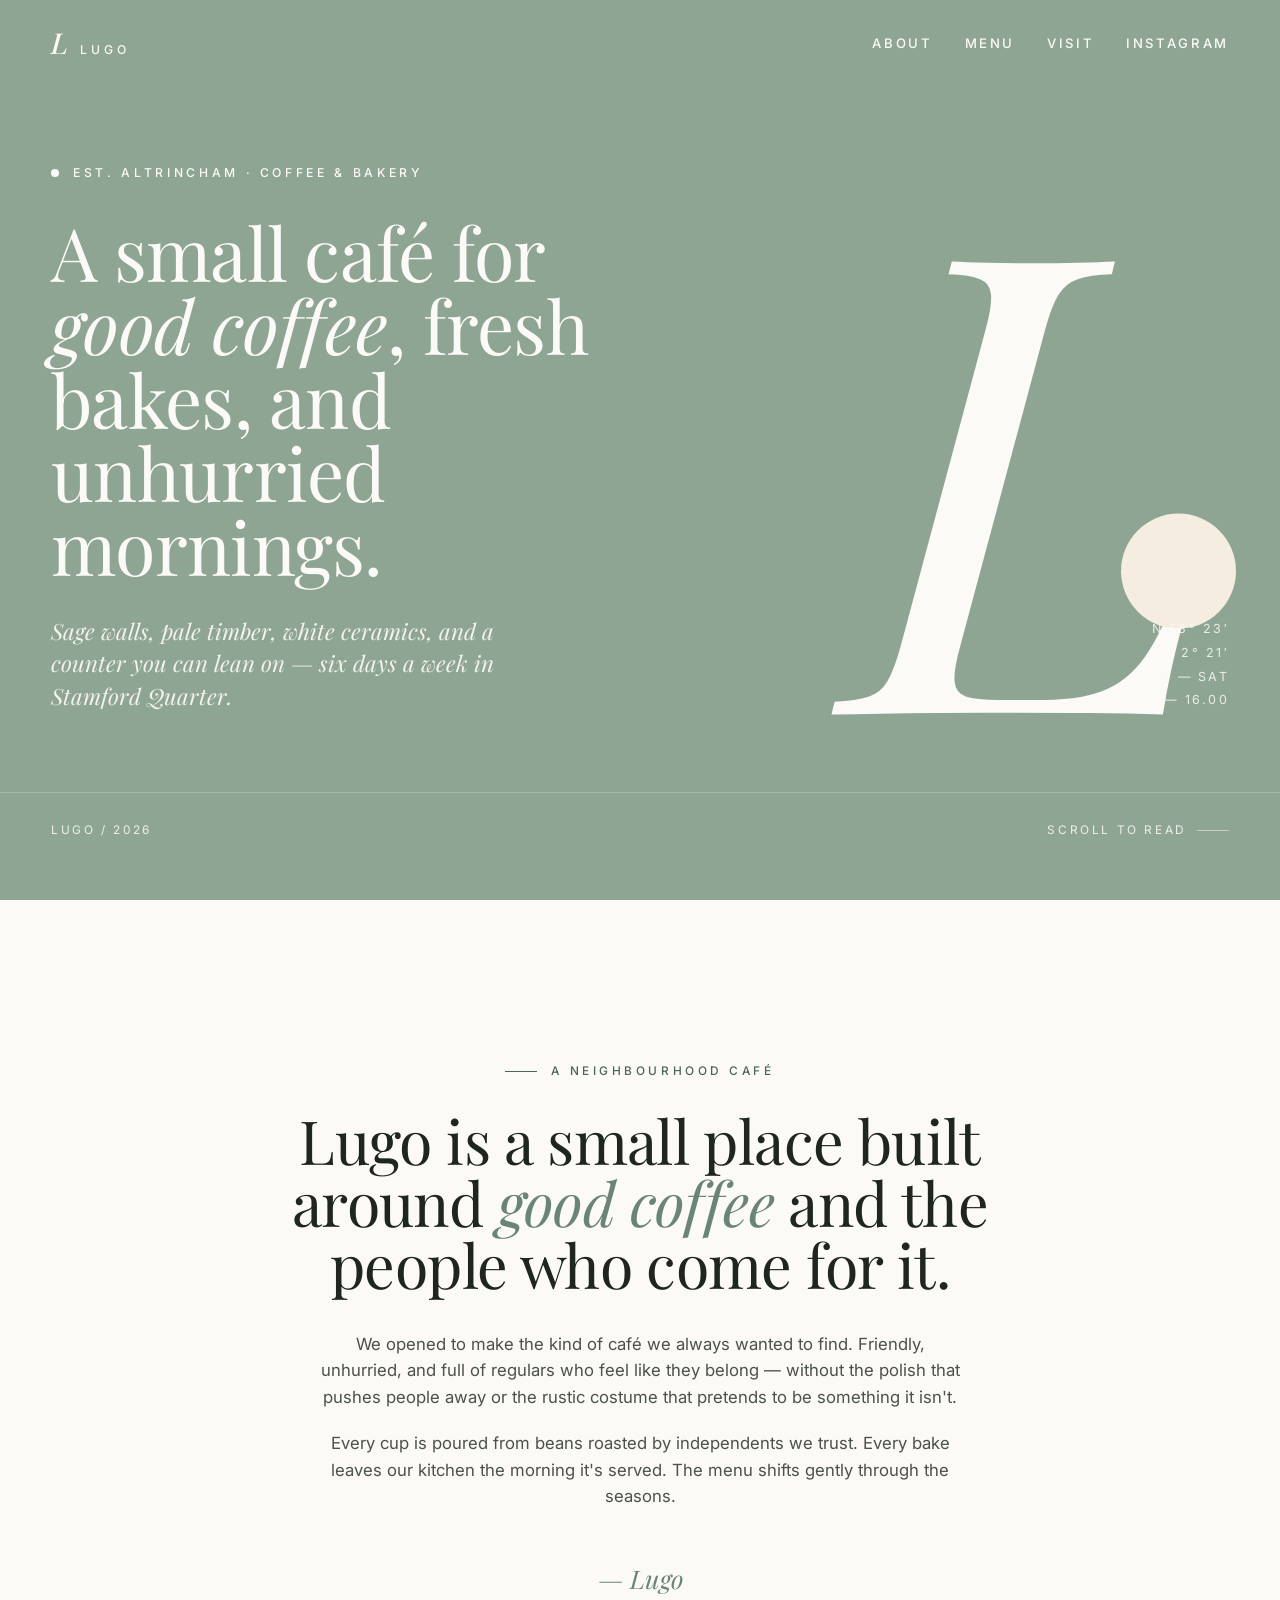
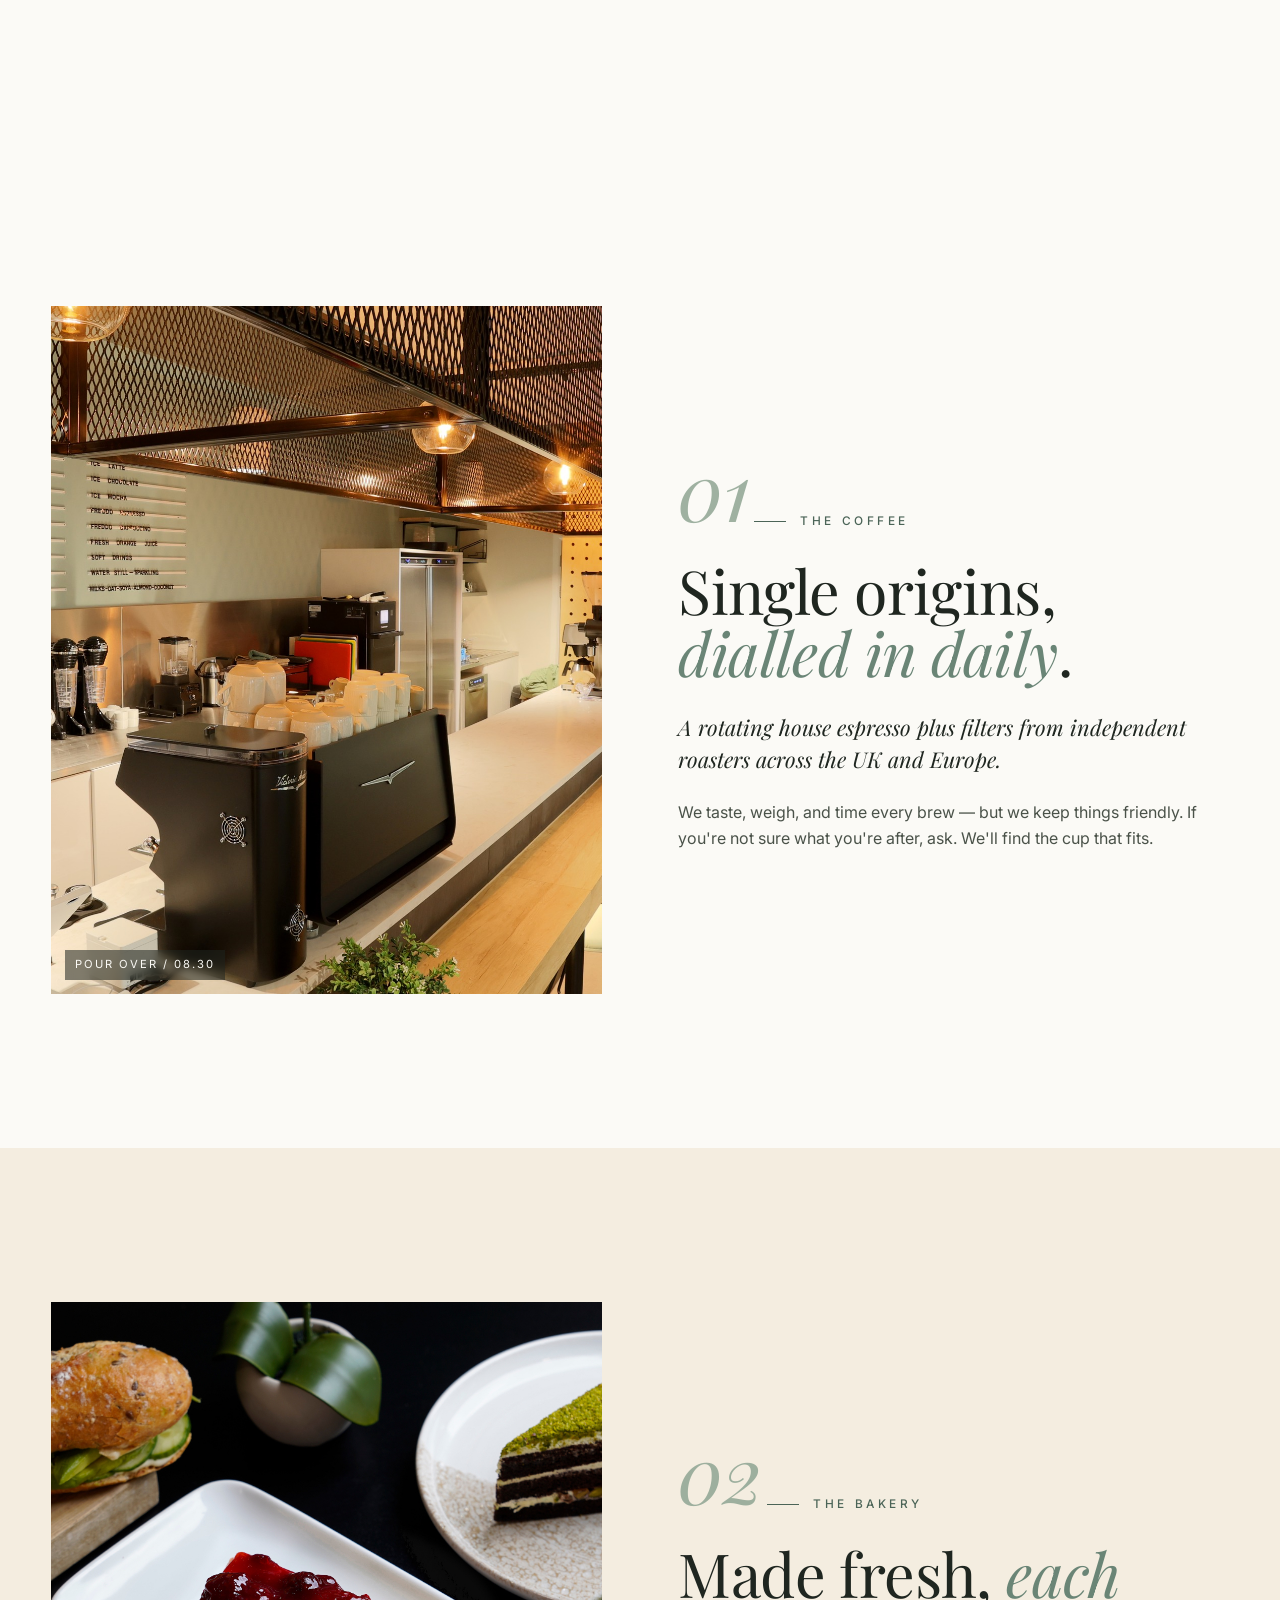
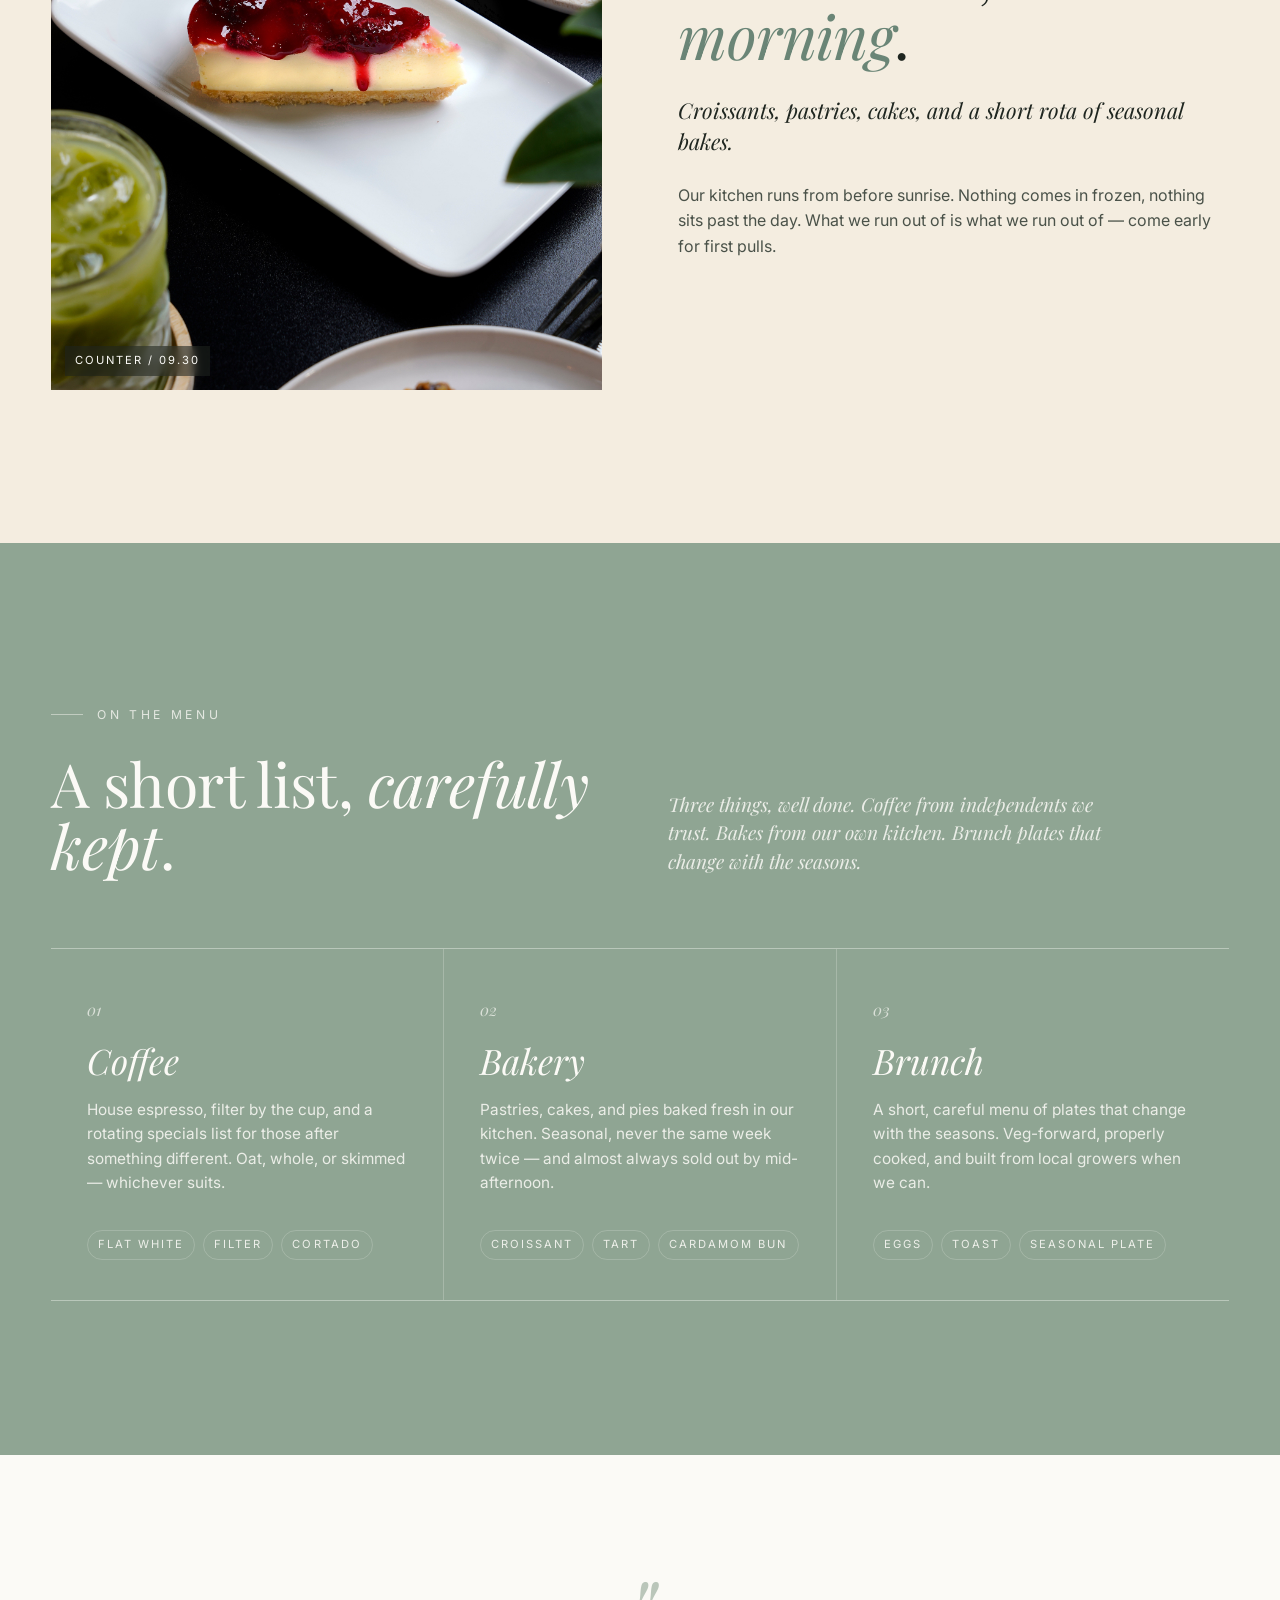
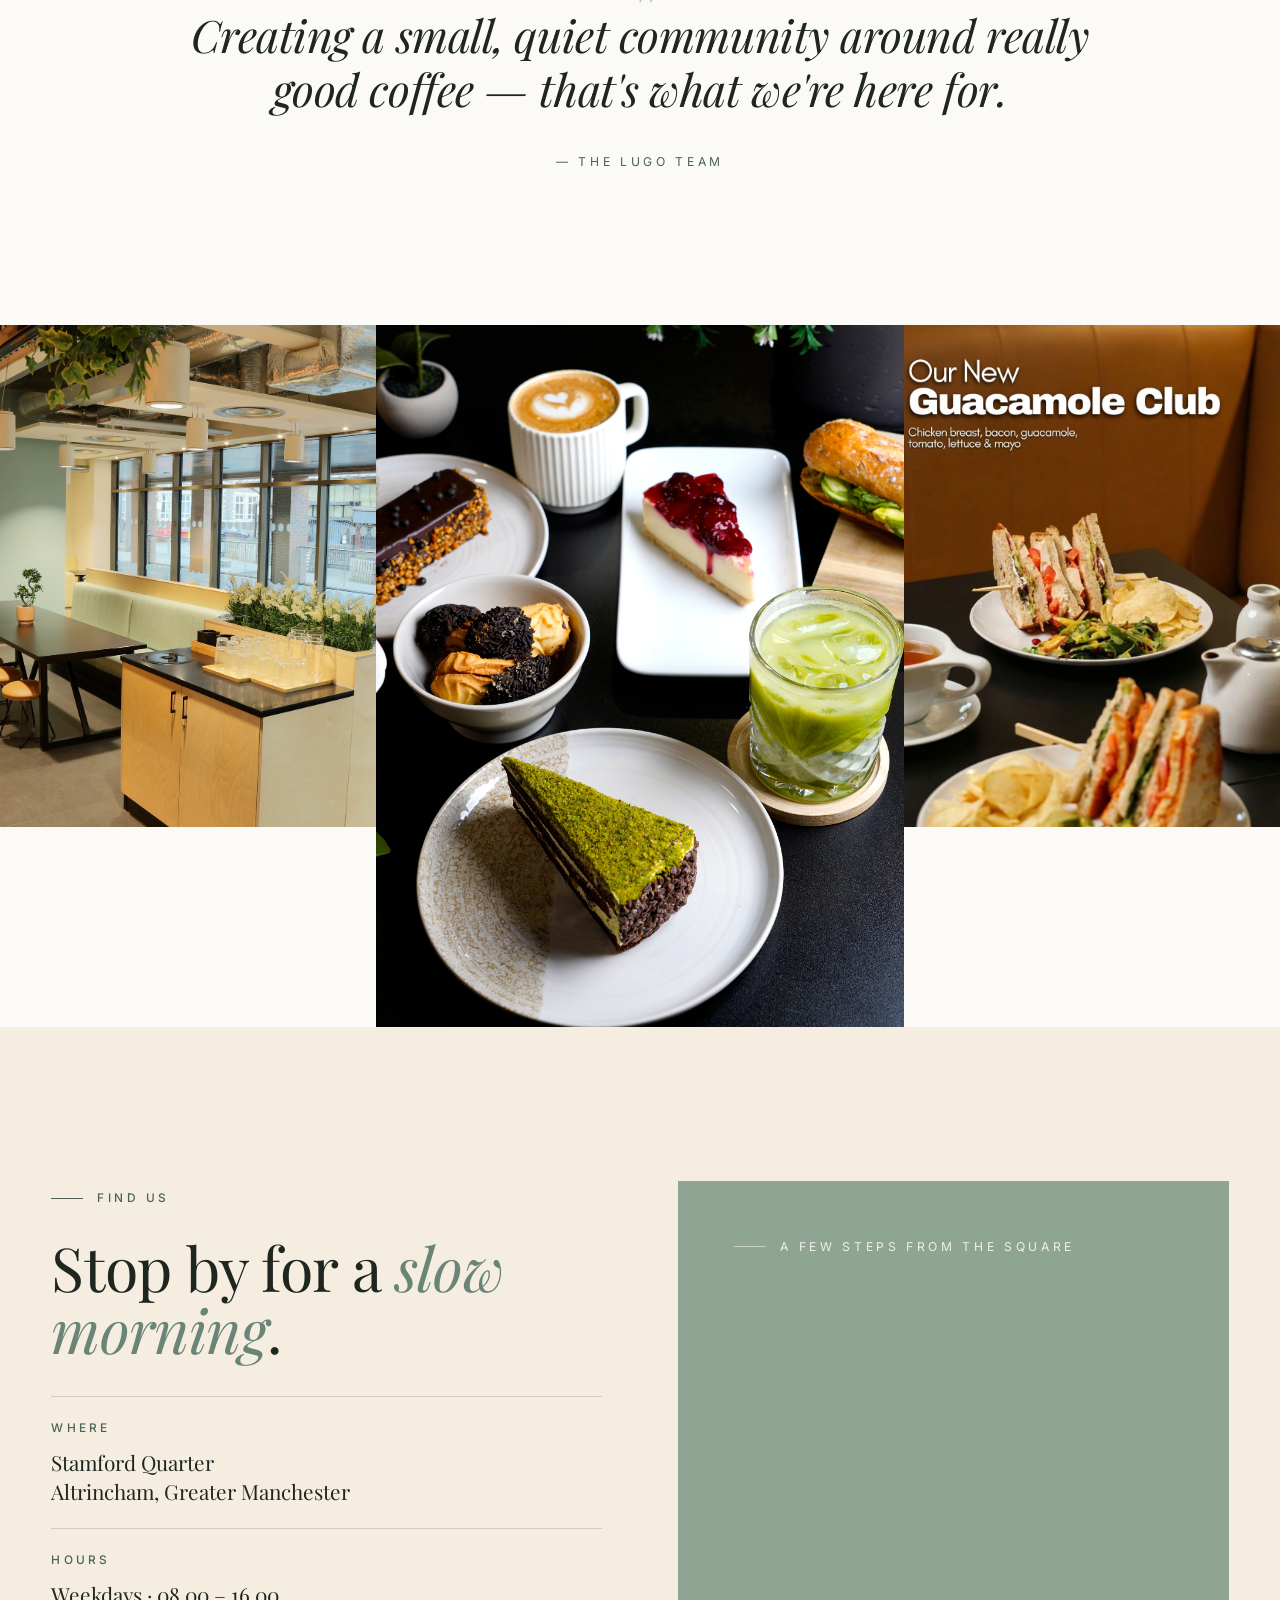
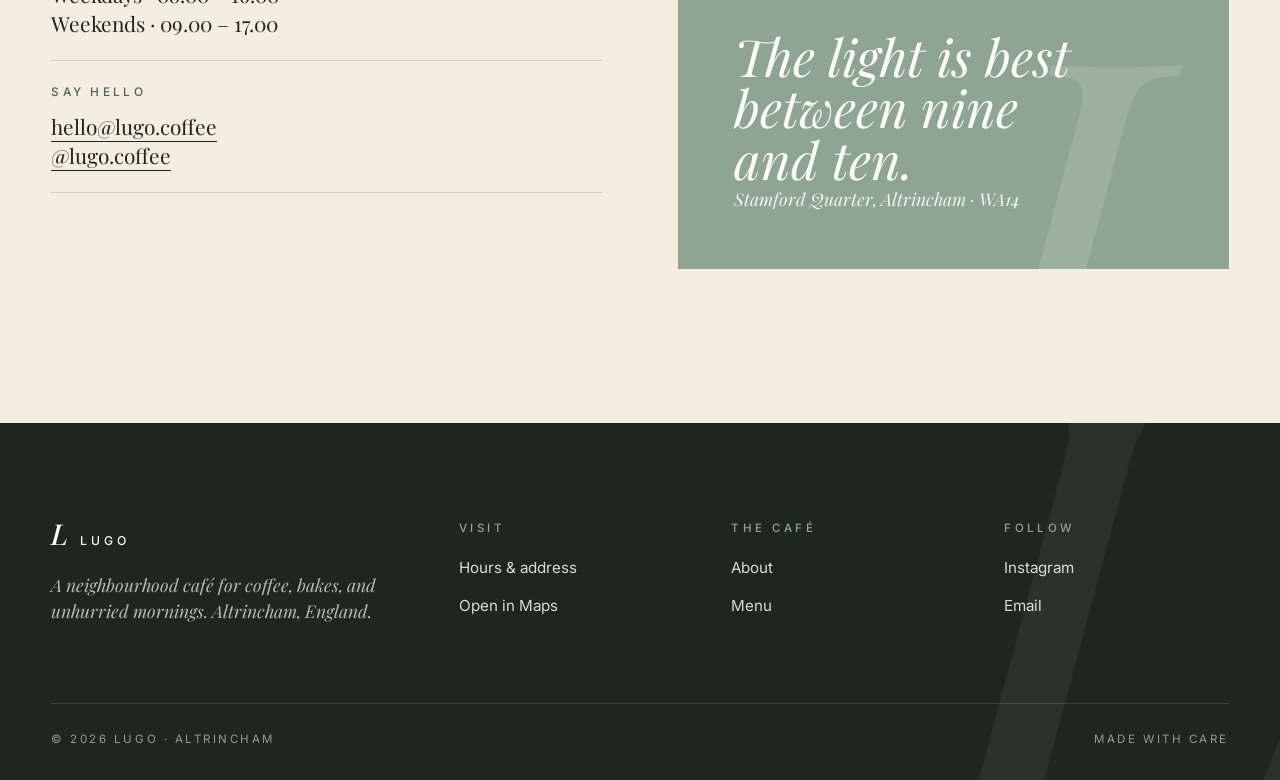
<file: clients/lugo/design5.html>
<!doctype html>
<html lang="en-GB">
<head>
<meta charset="utf-8" />
<meta name="viewport" content="width=device-width, initial-scale=1" />
<title>Lugo — Altrincham</title>
<meta name="description" content="Lugo is a neighbourhood coffee shop in Altrincham. Coffee, bakes, and unhurried mornings." />
<link rel="icon" type="image/svg+xml" href="assets/logo.svg" />
<link rel="preconnect" href="https://fonts.googleapis.com" />
<link rel="preconnect" href="https://fonts.gstatic.com" crossorigin />
<link href="https://fonts.googleapis.com/css2?family=Playfair+Display:ital,wght@0,400;0,500;0,600;1,400;1,500&family=Inter:wght@300;400;500;600&display=swap" rel="stylesheet" />
<style>
  :root {
    --sage:        #8fa593;
    --sage-deep:   #6a8576;
    --sage-dark:   #4b6457;
    --cream:       #fbfaf6;
    --cream-warm:  #f4ede0;
    --ink:         #1f2620;
    --ink-soft:    #4a5249;
    --rule-cream:  rgba(251, 250, 246, 0.22);
    --rule-ink:    rgba(31, 38, 32, 0.16);

    --serif:       'Playfair Display', 'Times New Roman', Georgia, serif;
    --sans:        'Inter', system-ui, -apple-system, BlinkMacSystemFont, sans-serif;

    --max:         1300px;
    --gutter:      clamp(22px, 4vw, 64px);
  }

  * { box-sizing: border-box; margin: 0; padding: 0; }
  html { scroll-behavior: smooth; background: var(--sage); }
  body {
    font-family: var(--sans);
    font-weight: 400;
    color: var(--ink);
    background: var(--cream);
    line-height: 1.6;
    -webkit-font-smoothing: antialiased;
    -moz-osx-font-smoothing: grayscale;
  }
  img { max-width: 100%; display: block; }
  a { color: inherit; text-decoration: none; }
  button { font: inherit; cursor: pointer; background: none; border: 0; color: inherit; }

  .wrap {
    max-width: var(--max);
    margin: 0 auto;
    padding-left: var(--gutter);
    padding-right: var(--gutter);
  }

  /* Type ----------------------------------------------------------- */
  .serif { font-family: var(--serif); }
  .italic { font-style: italic; }

  .eyebrow {
    font-family: var(--sans);
    font-size: 0.74rem;
    text-transform: uppercase;
    letter-spacing: 0.28em;
    font-weight: 500;
  }
  .lede {
    font-family: var(--serif);
    font-style: italic;
    font-weight: 400;
    font-size: clamp(1.15rem, 1.7vw, 1.45rem);
    line-height: 1.45;
  }
  .display {
    font-family: var(--serif);
    font-weight: 400;
    line-height: 1.02;
    letter-spacing: -0.01em;
  }
  h2.display { font-size: clamp(2.2rem, 5vw, 3.8rem); }
  h3.display { font-size: clamp(1.6rem, 2.8vw, 2.2rem); }

  /* Header --------------------------------------------------------- */
  header.site {
    position: absolute;
    top: 0; left: 0; right: 0;
    z-index: 50;
    padding: 28px 0;
    color: var(--cream);
  }
  header.site.scrolled {
    position: fixed;
    background: var(--cream);
    color: var(--ink);
    padding: 16px 0;
    border-bottom: 1px solid var(--rule-ink);
    transition: padding 0.25s ease;
  }
  .nav {
    display: flex;
    align-items: center;
    justify-content: space-between;
    gap: 24px;
  }
  .brand {
    display: flex;
    align-items: baseline;
    gap: 12px;
  }
  .brand .mark {
    font-family: var(--serif);
    font-style: italic;
    font-size: 1.8rem;
    line-height: 1;
    font-weight: 500;
  }
  .brand .word {
    font-family: var(--sans);
    font-weight: 500;
    letter-spacing: 0.32em;
    text-transform: uppercase;
    font-size: 0.76rem;
  }
  .nav-links {
    display: flex;
    gap: 32px;
    list-style: none;
    font-size: 0.82rem;
    letter-spacing: 0.2em;
    text-transform: uppercase;
    font-weight: 500;
  }
  .nav-links a {
    padding-bottom: 4px;
    border-bottom: 1px solid transparent;
    transition: border-color 0.2s ease;
  }
  .nav-links a:hover { border-bottom-color: currentColor; }

  .menu-toggle { display: none; padding: 6px; }
  @media (max-width: 820px) {
    .nav-links { display: none; }
    .menu-toggle { display: block; }
    .nav-links.open {
      display: flex;
      position: absolute;
      top: 100%; left: 0; right: 0;
      flex-direction: column;
      background: var(--cream);
      color: var(--ink);
      padding: 20px var(--gutter);
      gap: 16px;
      border-bottom: 1px solid var(--rule-ink);
    }
    .nav-links.open a { color: var(--ink) !important; }
  }

  /* Hero — sage poster with giant italic L -------------------------- */
  .hero {
    background: var(--sage);
    color: var(--cream);
    min-height: 100vh;
    position: relative;
    overflow: hidden;
    display: flex;
    flex-direction: column;
    justify-content: flex-end;
    padding: 100px 0 60px;
  }
  .hero-mark {
    position: absolute;
    top: 50%;
    right: var(--gutter);
    transform: translateY(-50%);
    font-family: var(--serif);
    font-style: italic;
    font-weight: 400;
    color: var(--cream);
    font-size: clamp(20rem, 50vw, 44rem);
    line-height: 0.82;
    pointer-events: none;
    user-select: none;
    z-index: 1;
  }
  .hero-mark::after {
    content: '';
    position: absolute;
    bottom: 16%;
    right: -2%;
    width: 0.18em;
    height: 0.18em;
    background: var(--cream-warm);
    border-radius: 50%;
  }
  @media (max-width: 820px) {
    .hero-mark { right: -12%; font-size: 38rem; }
  }

  .hero-inner {
    position: relative;
    z-index: 2;
  }
  .hero-inner .wrap {
    display: grid;
    grid-template-columns: minmax(0, 620px) 1fr;
    gap: 48px;
    align-items: end;
  }
  @media (max-width: 820px) {
    .hero-inner .wrap { grid-template-columns: 1fr; }
  }
  .hero-tag {
    font-family: var(--sans);
    font-size: 0.76rem;
    letter-spacing: 0.3em;
    text-transform: uppercase;
    font-weight: 500;
    color: var(--cream);
    margin-bottom: 32px;
    display: flex;
    align-items: center;
    gap: 14px;
  }
  .hero-tag .pip {
    width: 8px; height: 8px;
    background: var(--cream);
    border-radius: 50%;
  }
  .hero-headline {
    font-family: var(--serif);
    font-weight: 400;
    font-size: clamp(2.4rem, 6vw, 4.6rem);
    line-height: 1;
    letter-spacing: -0.01em;
    margin-bottom: 32px;
  }
  .hero-headline em { font-style: italic; font-weight: 400; }
  .hero-sub {
    font-family: var(--serif);
    font-style: italic;
    font-weight: 400;
    font-size: clamp(1.15rem, 1.8vw, 1.4rem);
    max-width: 460px;
    color: var(--cream);
    opacity: 0.92;
    line-height: 1.45;
  }
  .hero-meta {
    text-align: right;
    font-family: var(--sans);
    font-size: 0.78rem;
    letter-spacing: 0.18em;
    text-transform: uppercase;
    color: var(--cream);
    opacity: 0.85;
    line-height: 1.9;
  }
  @media (max-width: 820px) {
    .hero-meta { text-align: left; }
  }

  .hero-foot {
    position: relative;
    z-index: 2;
    margin-top: 80px;
    border-top: 1px solid var(--rule-cream);
    padding-top: 28px;
  }
  .hero-foot .wrap {
    display: flex;
    justify-content: space-between;
    align-items: center;
    flex-wrap: wrap;
    gap: 16px;
    font-family: var(--sans);
    font-size: 0.74rem;
    letter-spacing: 0.22em;
    text-transform: uppercase;
    color: var(--cream);
    opacity: 0.88;
  }
  .hero-foot .scroll-cue {
    display: inline-flex;
    align-items: center;
    gap: 10px;
  }
  .hero-foot .scroll-cue::after {
    content: '';
    width: 32px;
    height: 1px;
    background: var(--cream);
    opacity: 0.6;
  }

  /* Section base --------------------------------------------------- */
  section.block { padding: clamp(100px, 12vw, 160px) 0; }
  .section-label {
    font-family: var(--sans);
    font-size: 0.74rem;
    text-transform: uppercase;
    letter-spacing: 0.3em;
    color: var(--sage-dark);
    font-weight: 500;
    display: inline-flex;
    align-items: center;
    gap: 14px;
    margin-bottom: 28px;
  }
  .section-label::before {
    content: '';
    width: 32px; height: 1px;
    background: var(--sage-dark);
  }

  /* Intro / about -------------------------------------------------- */
  .intro {
    background: var(--cream);
    text-align: center;
  }
  .intro .wrap { max-width: 880px; }
  .intro h2 {
    margin-bottom: 36px;
    color: var(--ink);
  }
  .intro h2 .italic { color: var(--sage-deep); }
  .intro p {
    color: var(--ink-soft);
    font-size: 1.05rem;
    max-width: 640px;
    margin: 0 auto;
  }
  .intro p + p { margin-top: 1.1em; }
  .intro .signature {
    margin-top: 48px;
    display: inline-block;
    font-family: var(--serif);
    font-style: italic;
    font-size: 1.6rem;
    color: var(--sage-deep);
  }

  /* Editorial split sections --------------------------------------- */
  .editorial {
    background: var(--cream);
  }
  .editorial.alt { background: var(--cream-warm); }
  .editorial .row {
    display: grid;
    grid-template-columns: 1fr 1fr;
    gap: clamp(40px, 6vw, 96px);
    align-items: center;
  }
  .editorial .row.reverse > div:first-child { order: 2; }
  @media (max-width: 820px) {
    .editorial .row { grid-template-columns: 1fr; gap: 40px; }
    .editorial .row.reverse > div:first-child { order: 0; }
  }
  .editorial figure {
    position: relative;
  }
  .editorial figure img {
    width: 100%;
    aspect-ratio: 4 / 5;
    object-fit: cover;
  }
  .editorial figure figcaption {
    position: absolute;
    left: 14px;
    bottom: 14px;
    color: var(--cream);
    font-family: var(--sans);
    font-size: 0.7rem;
    letter-spacing: 0.18em;
    text-transform: uppercase;
    padding: 6px 10px;
    background: rgba(31, 38, 32, 0.55);
    backdrop-filter: blur(4px);
  }
  .editorial .text h2 { margin-bottom: 28px; color: var(--ink); }
  .editorial .text h2 .italic { color: var(--sage-deep); }
  .editorial .text p { color: var(--ink-soft); }
  .editorial .text p + p { margin-top: 1em; }
  .editorial .text .lede { margin: 22px 0 26px; color: var(--ink); }

  .number-mark {
    font-family: var(--serif);
    font-style: italic;
    font-size: 5rem;
    line-height: 1;
    color: var(--sage);
    margin-bottom: 22px;
    opacity: 0.85;
  }

  /* Offerings ------------------------------------------------------ */
  .offerings {
    background: var(--sage);
    color: var(--cream);
  }
  .offerings .head {
    display: grid;
    grid-template-columns: 1fr 1fr;
    gap: 56px;
    align-items: end;
    margin-bottom: 72px;
  }
  @media (max-width: 820px) {
    .offerings .head { grid-template-columns: 1fr; gap: 24px; margin-bottom: 48px; }
  }
  .offerings .head h2 { color: var(--cream); max-width: 580px; }
  .offerings .head .label-light {
    font-family: var(--sans);
    font-size: 0.76rem;
    text-transform: uppercase;
    letter-spacing: 0.3em;
    color: var(--cream);
    opacity: 0.78;
    margin-bottom: 28px;
    display: inline-flex;
    gap: 14px;
    align-items: center;
  }
  .offerings .head .label-light::before {
    content: '';
    width: 32px; height: 1px;
    background: var(--cream);
    opacity: 0.6;
  }
  .offerings .head p {
    color: var(--cream);
    opacity: 0.85;
    max-width: 460px;
    font-family: var(--serif);
    font-style: italic;
    font-size: 1.2rem;
    line-height: 1.5;
  }
  .offer-list {
    display: grid;
    grid-template-columns: repeat(3, 1fr);
    gap: 1px;
    background: var(--rule-cream);
    border-top: 1px solid var(--rule-cream);
    border-bottom: 1px solid var(--rule-cream);
  }
  @media (max-width: 820px) { .offer-list { grid-template-columns: 1fr; } }
  .offer {
    background: var(--sage);
    padding: 48px 36px 40px;
    min-height: 320px;
    display: flex;
    flex-direction: column;
    gap: 20px;
  }
  .offer .num {
    font-family: var(--serif);
    font-style: italic;
    font-size: 1rem;
    opacity: 0.7;
  }
  .offer h3 {
    font-family: var(--serif);
    font-style: italic;
    font-weight: 400;
    font-size: 2.2rem;
    line-height: 1;
    color: var(--cream);
  }
  .offer p {
    color: var(--cream);
    opacity: 0.85;
    font-size: 0.96rem;
    margin-top: auto;
  }
  .offer .tag-row {
    display: flex;
    flex-wrap: wrap;
    gap: 8px;
    margin-top: 14px;
  }
  .offer .tag-row span {
    font-family: var(--sans);
    font-size: 0.7rem;
    letter-spacing: 0.18em;
    text-transform: uppercase;
    padding: 5px 10px;
    border: 1px solid var(--rule-cream);
    border-radius: 999px;
    color: var(--cream);
    opacity: 0.88;
  }

  /* Pull quote ----------------------------------------------------- */
  .pull {
    background: var(--cream);
    text-align: center;
  }
  .pull blockquote {
    font-family: var(--serif);
    font-style: italic;
    font-weight: 400;
    font-size: clamp(1.7rem, 4vw, 2.8rem);
    line-height: 1.2;
    letter-spacing: -0.01em;
    max-width: 940px;
    margin: 0 auto;
    color: var(--ink);
    position: relative;
  }
  .pull blockquote::before {
    content: '"';
    font-family: var(--serif);
    font-style: italic;
    font-size: 6rem;
    line-height: 0.7;
    color: var(--sage);
    position: absolute;
    top: -0.3em;
    left: 50%;
    transform: translateX(-50%);
    opacity: 0.6;
  }
  .pull cite {
    display: block;
    margin-top: 36px;
    font-family: var(--sans);
    font-style: normal;
    font-size: 0.76rem;
    text-transform: uppercase;
    letter-spacing: 0.3em;
    color: var(--sage-dark);
  }

  /* Gallery strip -------------------------------------------------- */
  .gallery-section {
    background: var(--cream);
    padding: 0;
  }
  .gallery-strip {
    display: grid;
    grid-template-columns: 1fr 1.4fr 1fr;
    gap: 0;
  }
  @media (max-width: 820px) {
    .gallery-strip { grid-template-columns: 1fr; }
  }
  .gallery-strip > div {
    aspect-ratio: 3 / 4;
    overflow: hidden;
    background: var(--sage);
  }
  .gallery-strip img {
    width: 100%;
    height: 100%;
    object-fit: cover;
    transition: transform 0.8s ease;
  }
  .gallery-strip > div:hover img { transform: scale(1.04); }

  /* Visit ---------------------------------------------------------- */
  .visit {
    background: var(--cream-warm);
  }
  .visit .grid {
    display: grid;
    grid-template-columns: 1fr 1fr;
    gap: clamp(40px, 6vw, 100px);
    align-items: start;
  }
  @media (max-width: 820px) {
    .visit .grid { grid-template-columns: 1fr; gap: 40px; }
  }
  .visit h2 { margin-bottom: 36px; color: var(--ink); }
  .visit h2 .italic { color: var(--sage-deep); }
  .info-block {
    border-top: 1px solid var(--rule-ink);
    padding: 22px 0;
  }
  .info-block:last-of-type { border-bottom: 1px solid var(--rule-ink); }
  .info-block h4 {
    font-family: var(--sans);
    font-size: 0.74rem;
    text-transform: uppercase;
    letter-spacing: 0.28em;
    color: var(--sage-dark);
    font-weight: 500;
    margin-bottom: 10px;
  }
  .info-block p, .info-block a {
    font-family: var(--serif);
    font-weight: 400;
    font-size: 1.3rem;
    line-height: 1.4;
    color: var(--ink);
  }
  .info-block a { border-bottom: 1px solid currentColor; padding-bottom: 1px; }
  .info-block a:hover { color: var(--sage-deep); }

  .visit-card {
    background: var(--sage);
    color: var(--cream);
    padding: clamp(36px, 5vw, 56px);
    aspect-ratio: 4 / 5;
    display: flex;
    flex-direction: column;
    justify-content: space-between;
    position: relative;
    overflow: hidden;
  }
  .visit-card .mark-l {
    position: absolute;
    right: -8%; bottom: -22%;
    font-family: var(--serif);
    font-style: italic;
    font-size: 32rem;
    line-height: 0.8;
    color: var(--cream);
    opacity: 0.14;
    pointer-events: none;
  }
  .visit-card .top {
    position: relative; z-index: 1;
    font-family: var(--sans);
    font-size: 0.76rem;
    letter-spacing: 0.3em;
    text-transform: uppercase;
    opacity: 0.88;
    display: flex;
    align-items: center;
    gap: 14px;
  }
  .visit-card .top::before {
    content: '';
    width: 32px; height: 1px;
    background: var(--cream); opacity: 0.6;
  }
  .visit-card h3 {
    position: relative; z-index: 1;
    font-family: var(--serif);
    font-style: italic;
    font-weight: 400;
    font-size: clamp(2.2rem, 4vw, 3.4rem);
    line-height: 1;
    max-width: 380px;
  }
  .visit-card .map-line {
    position: relative; z-index: 1;
    font-family: var(--serif);
    font-style: italic;
    font-size: 1.1rem;
    opacity: 0.92;
  }

  /* Footer --------------------------------------------------------- */
  footer.site {
    background: var(--ink);
    color: var(--cream);
    padding: 96px 0 32px;
    position: relative;
    overflow: hidden;
  }
  footer.site::before {
    content: 'L';
    position: absolute;
    right: -4%; top: -30%;
    font-family: var(--serif);
    font-style: italic;
    font-size: 44rem;
    line-height: 0.8;
    color: var(--cream);
    opacity: 0.05;
    pointer-events: none;
  }
  .foot-grid {
    position: relative; z-index: 1;
    display: grid;
    grid-template-columns: 1.6fr 1fr 1fr 1fr;
    gap: 48px;
    margin-bottom: 80px;
  }
  @media (max-width: 820px) {
    .foot-grid { grid-template-columns: 1fr 1fr; gap: 36px; }
  }
  footer.site .brand .word { color: var(--cream); }
  footer.site .brand .mark { color: var(--cream); }
  footer.site .tag {
    margin-top: 22px;
    color: rgba(251, 250, 246, 0.7);
    max-width: 360px;
    font-family: var(--serif);
    font-style: italic;
    font-size: 1.1rem;
    line-height: 1.45;
  }
  footer.site h5 {
    font-family: var(--sans);
    font-size: 0.72rem;
    text-transform: uppercase;
    letter-spacing: 0.3em;
    color: var(--sage);
    margin-bottom: 18px;
    font-weight: 500;
  }
  footer.site ul {
    list-style: none;
    display: grid;
    gap: 12px;
  }
  footer.site ul a {
    color: rgba(251, 250, 246, 0.85);
    font-size: 0.95rem;
  }
  footer.site ul a:hover { color: var(--cream); }
  .copy {
    position: relative; z-index: 1;
    border-top: 1px solid rgba(251, 250, 246, 0.12);
    padding-top: 26px;
    display: flex;
    justify-content: space-between;
    flex-wrap: wrap;
    gap: 12px;
    font-family: var(--sans);
    font-size: 0.72rem;
    letter-spacing: 0.22em;
    text-transform: uppercase;
    color: rgba(251, 250, 246, 0.55);
  }

  /* Reveal --------------------------------------------------------- */
  .reveal {
    opacity: 0;
    transform: translateY(28px);
    transition: opacity 0.9s ease, transform 0.9s ease;
  }
  .reveal.in { opacity: 1; transform: none; }
</style>
</head>
<body>

<header class="site" id="siteHeader">
  <div class="wrap nav">
    <a href="#top" class="brand" aria-label="Lugo home">
      <span class="mark">L</span>
      <span class="word">Lugo</span>
    </a>
    <button class="menu-toggle" aria-label="Toggle menu" aria-expanded="false" id="menuBtn">
      <svg width="22" height="22" viewBox="0 0 24 24" fill="none" stroke="currentColor" stroke-width="1.6">
        <path d="M3 7h18M3 12h18M3 17h18" stroke-linecap="round" />
      </svg>
    </button>
    <ul class="nav-links" id="navLinks">
      <li><a href="#about">About</a></li>
      <li><a href="#offerings">Menu</a></li>
      <li><a href="#visit">Visit</a></li>
      <li><a href="https://www.instagram.com/" target="_blank" rel="noopener">Instagram</a></li>
    </ul>
  </div>
</header>

<a id="top"></a>

<!-- HERO -->
<section class="hero">
  <div class="hero-mark" aria-hidden="true">L</div>

  <div class="hero-inner">
    <div class="wrap">
      <div>
        <div class="hero-tag">
          <span class="pip"></span>
          <span>Est. Altrincham · Coffee &amp; Bakery</span>
        </div>
        <h1 class="hero-headline">A small café for <em>good coffee</em>, fresh bakes, and unhurried mornings.</h1>
        <p class="hero-sub">Sage walls, pale timber, white ceramics, and a counter you can lean on — six days a week in Stamford Quarter.</p>
      </div>
      <div class="hero-meta">
        N 53° 23′<br/>
        W 2° 21′<br/>
        Mon — Sat<br/>
        08.00 — 16.00
      </div>
    </div>
  </div>

  <div class="hero-foot">
    <div class="wrap">
      <span>Lugo / 2026</span>
      <span class="scroll-cue">Scroll to read</span>
    </div>
  </div>
</section>

<!-- INTRO -->
<section class="block intro" id="about">
  <div class="wrap reveal">
    <span class="section-label" style="justify-content: center; display: inline-flex;">A neighbourhood café</span>
    <h2 class="display">Lugo is a small place built around <span class="italic">good coffee</span> and the people who come for it.</h2>
    <p>We opened to make the kind of café we always wanted to find. Friendly, unhurried, and full of regulars who feel like they belong — without the polish that pushes people away or the rustic costume that pretends to be something it isn't.</p>
    <p>Every cup is poured from beans roasted by independents we trust. Every bake leaves our kitchen the morning it's served. The menu shifts gently through the seasons.</p>
    <span class="signature">— Lugo</span>
  </div>
</section>

<!-- EDITORIAL: COFFEE -->
<section class="block editorial">
  <div class="wrap">
    <div class="row reveal">
      <figure>
        <img src="images/487486818_122118943574790843_5374696814648542492_n.jpg" alt="A pour over being prepared on the counter" />
        <figcaption>Pour over / 08.30</figcaption>
      </figure>
      <div class="text">
        <span class="number-mark italic">01</span>
        <span class="section-label">The coffee</span>
        <h2 class="display">Single origins, <span class="italic">dialled in daily</span>.</h2>
        <p class="lede">A rotating house espresso plus filters from independent roasters across the UK and Europe.</p>
        <p>We taste, weigh, and time every brew — but we keep things friendly. If you're not sure what you're after, ask. We'll find the cup that fits.</p>
      </div>
    </div>
  </div>
</section>

<!-- EDITORIAL: BAKERY (alt) -->
<section class="block editorial alt">
  <div class="wrap">
    <div class="row reverse reveal">
      <figure>
        <img src="images/536106106_122150595974790843_8509739698126024699_n.jpg" alt="Bakes on the counter" />
        <figcaption>Counter / 09.30</figcaption>
      </figure>
      <div class="text">
        <span class="number-mark italic">02</span>
        <span class="section-label">The bakery</span>
        <h2 class="display">Made fresh, <span class="italic">each morning</span>.</h2>
        <p class="lede">Croissants, pastries, cakes, and a short rota of seasonal bakes.</p>
        <p>Our kitchen runs from before sunrise. Nothing comes in frozen, nothing sits past the day. What we run out of is what we run out of — come early for first pulls.</p>
      </div>
    </div>
  </div>
</section>

<!-- OFFERINGS / MENU -->
<section class="block offerings" id="offerings">
  <div class="wrap">
    <div class="head reveal">
      <div>
        <span class="label-light">On the menu</span>
        <h2 class="display">A short list, <span class="italic">carefully kept</span>.</h2>
      </div>
      <p>Three things, well done. Coffee from independents we trust. Bakes from our own kitchen. Brunch plates that change with the seasons.</p>
    </div>
    <div class="offer-list reveal">
      <article class="offer">
        <span class="num italic">01</span>
        <h3>Coffee</h3>
        <p>House espresso, filter by the cup, and a rotating specials list for those after something different. Oat, whole, or skimmed — whichever suits.</p>
        <div class="tag-row">
          <span>Flat white</span>
          <span>Filter</span>
          <span>Cortado</span>
        </div>
      </article>
      <article class="offer">
        <span class="num italic">02</span>
        <h3>Bakery</h3>
        <p>Pastries, cakes, and pies baked fresh in our kitchen. Seasonal, never the same week twice — and almost always sold out by mid-afternoon.</p>
        <div class="tag-row">
          <span>Croissant</span>
          <span>Tart</span>
          <span>Cardamom bun</span>
        </div>
      </article>
      <article class="offer">
        <span class="num italic">03</span>
        <h3>Brunch</h3>
        <p>A short, careful menu of plates that change with the seasons. Veg-forward, properly cooked, and built from local growers when we can.</p>
        <div class="tag-row">
          <span>Eggs</span>
          <span>Toast</span>
          <span>Seasonal plate</span>
        </div>
      </article>
    </div>
  </div>
</section>

<!-- PULL QUOTE -->
<section class="block pull">
  <div class="wrap reveal">
    <blockquote>
      Creating a small, quiet community around really good coffee — that's what we're here for.
    </blockquote>
    <cite>— The Lugo team</cite>
  </div>
</section>

<!-- GALLERY -->
<section class="gallery-section reveal">
  <div class="gallery-strip">
    <div><img src="images/487505046_122118943646790843_6171120188053150695_n.jpg" alt="Cortado on a black table" /></div>
    <div><img src="images/534411730_122150019236790843_6013541455202831100_n.jpg" alt="Inside Lugo, light through the window" /></div>
    <div><img src="images/602991100_122168126648790843_6923641066276957987_n.jpg" alt="The shopfront" /></div>
  </div>
</section>

<!-- VISIT -->
<section class="block visit" id="visit">
  <div class="wrap">
    <div class="grid">
      <div class="reveal">
        <span class="section-label">Find us</span>
        <h2 class="display">Stop by for a <span class="italic">slow morning</span>.</h2>

        <div class="info-block">
          <h4>Where</h4>
          <p>Stamford Quarter<br/>Altrincham, Greater Manchester</p>
        </div>
        <div class="info-block">
          <h4>Hours</h4>
          <p>Weekdays · 08.00 – 16.00<br/>Weekends · 09.00 – 17.00</p>
        </div>
        <div class="info-block">
          <h4>Say hello</h4>
          <p>
            <a href="mailto:hello@lugo.coffee">hello@lugo.coffee</a><br/>
            <a href="https://www.instagram.com/" target="_blank" rel="noopener">@lugo.coffee</a>
          </p>
        </div>
      </div>

      <div class="reveal">
        <div class="visit-card">
          <span class="mark-l" aria-hidden="true">L</span>
          <div class="top">A few steps from the square</div>
          <div>
            <h3>The light is best between nine and ten.</h3>
            <p class="map-line">Stamford Quarter, Altrincham · WA14</p>
          </div>
        </div>
      </div>
    </div>
  </div>
</section>

<!-- FOOTER -->
<footer class="site">
  <div class="wrap">
    <div class="foot-grid">
      <div>
        <a href="#top" class="brand" aria-label="Lugo home">
          <span class="mark">L</span>
          <span class="word">Lugo</span>
        </a>
        <p class="tag">A neighbourhood café for coffee, bakes, and unhurried mornings. Altrincham, England.</p>
      </div>
      <div>
        <h5>Visit</h5>
        <ul>
          <li><a href="#visit">Hours &amp; address</a></li>
          <li><a href="https://maps.google.com" target="_blank" rel="noopener">Open in Maps</a></li>
        </ul>
      </div>
      <div>
        <h5>The café</h5>
        <ul>
          <li><a href="#about">About</a></li>
          <li><a href="#offerings">Menu</a></li>
        </ul>
      </div>
      <div>
        <h5>Follow</h5>
        <ul>
          <li><a href="https://www.instagram.com/" target="_blank" rel="noopener">Instagram</a></li>
          <li><a href="mailto:hello@lugo.coffee">Email</a></li>
        </ul>
      </div>
    </div>
    <div class="copy">
      <span>© <span id="year"></span> Lugo · Altrincham</span>
      <span>Made with care</span>
    </div>
  </div>
</footer>

<script>
  const header = document.getElementById('siteHeader');
  const onScroll = () => {
    header.classList.toggle('scrolled', window.scrollY > 60);
  };
  document.addEventListener('scroll', onScroll, { passive: true });
  onScroll();

  const menuBtn = document.getElementById('menuBtn');
  const navLinks = document.getElementById('navLinks');
  menuBtn.addEventListener('click', () => {
    const open = navLinks.classList.toggle('open');
    menuBtn.setAttribute('aria-expanded', String(open));
  });
  navLinks.querySelectorAll('a').forEach(a => {
    a.addEventListener('click', () => {
      navLinks.classList.remove('open');
      menuBtn.setAttribute('aria-expanded', 'false');
    });
  });

  const io = new IntersectionObserver((entries) => {
    entries.forEach(entry => {
      if (entry.isIntersecting) {
        entry.target.classList.add('in');
        io.unobserve(entry.target);
      }
    });
  }, { threshold: 0.12, rootMargin: '0px 0px -40px 0px' });
  document.querySelectorAll('.reveal').forEach(el => io.observe(el));

  document.getElementById('year').textContent = new Date().getFullYear();
</script>

</body>
</html>
</file>
